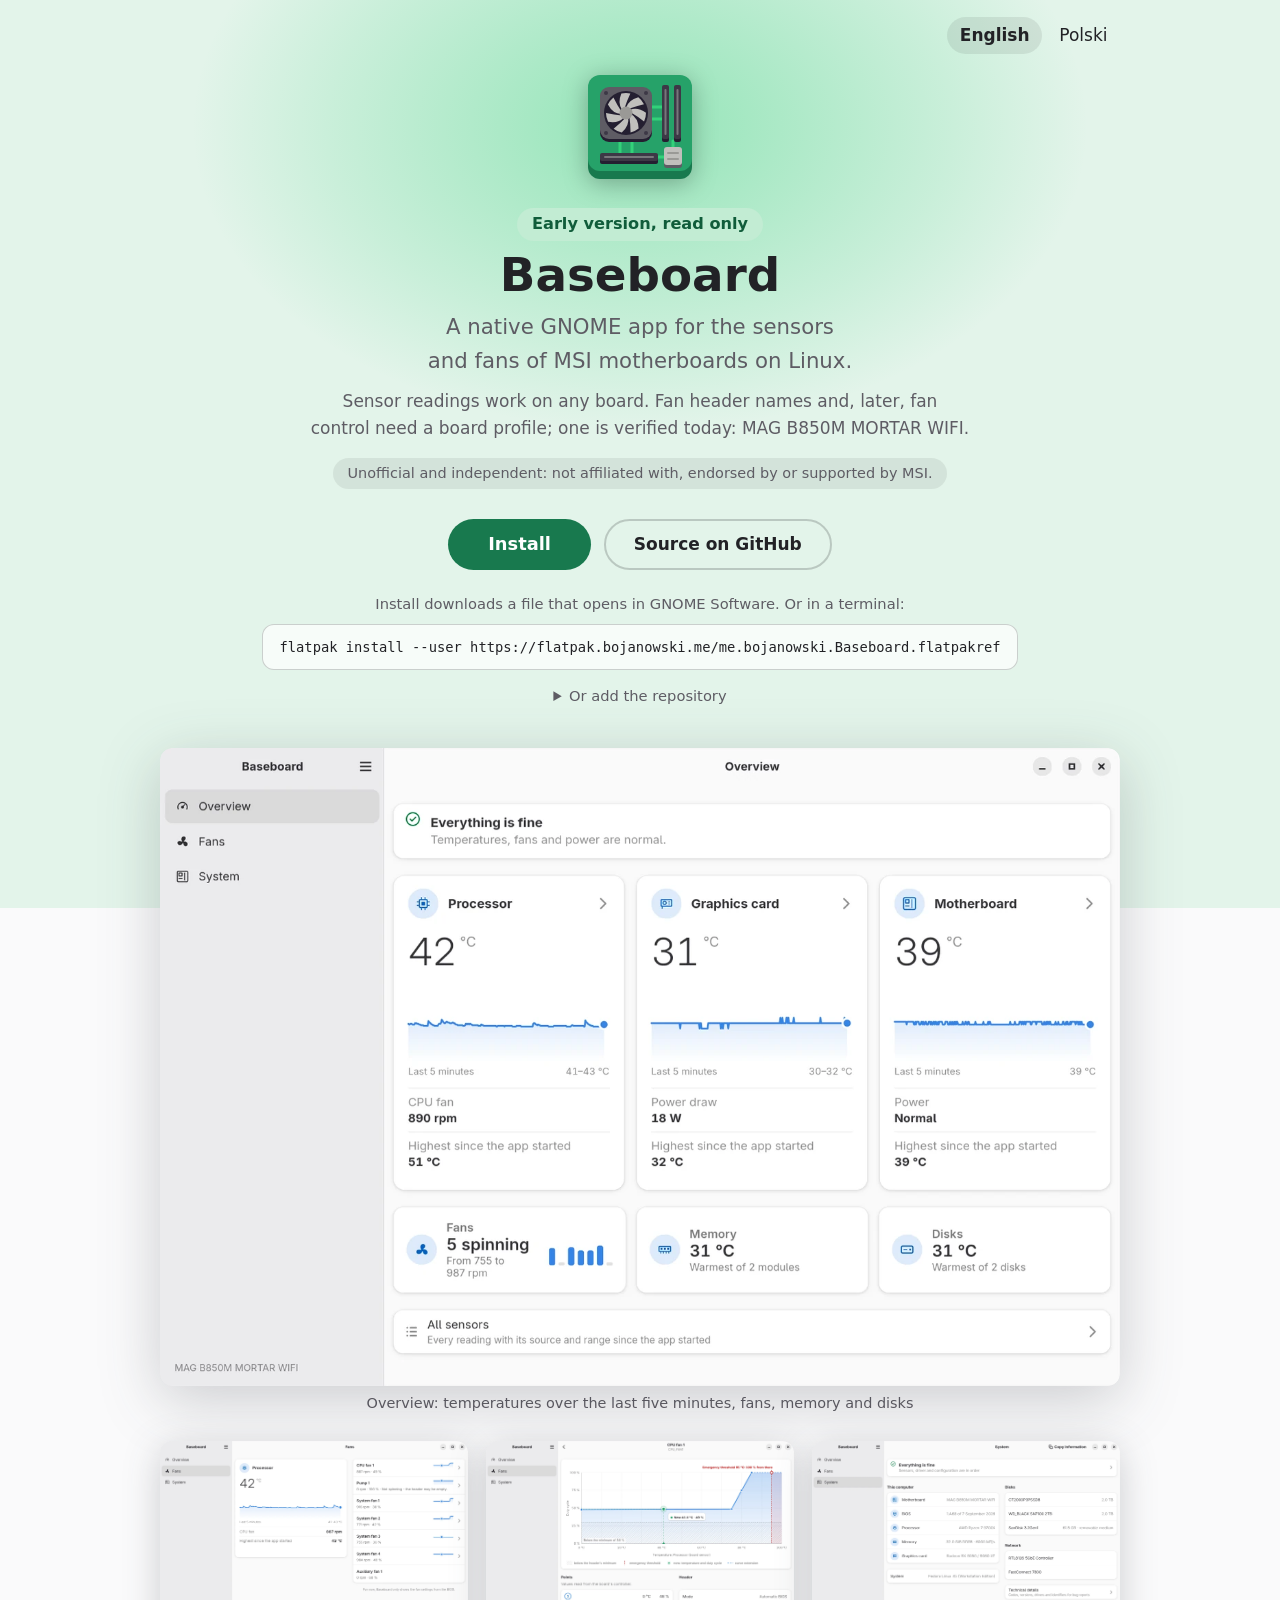
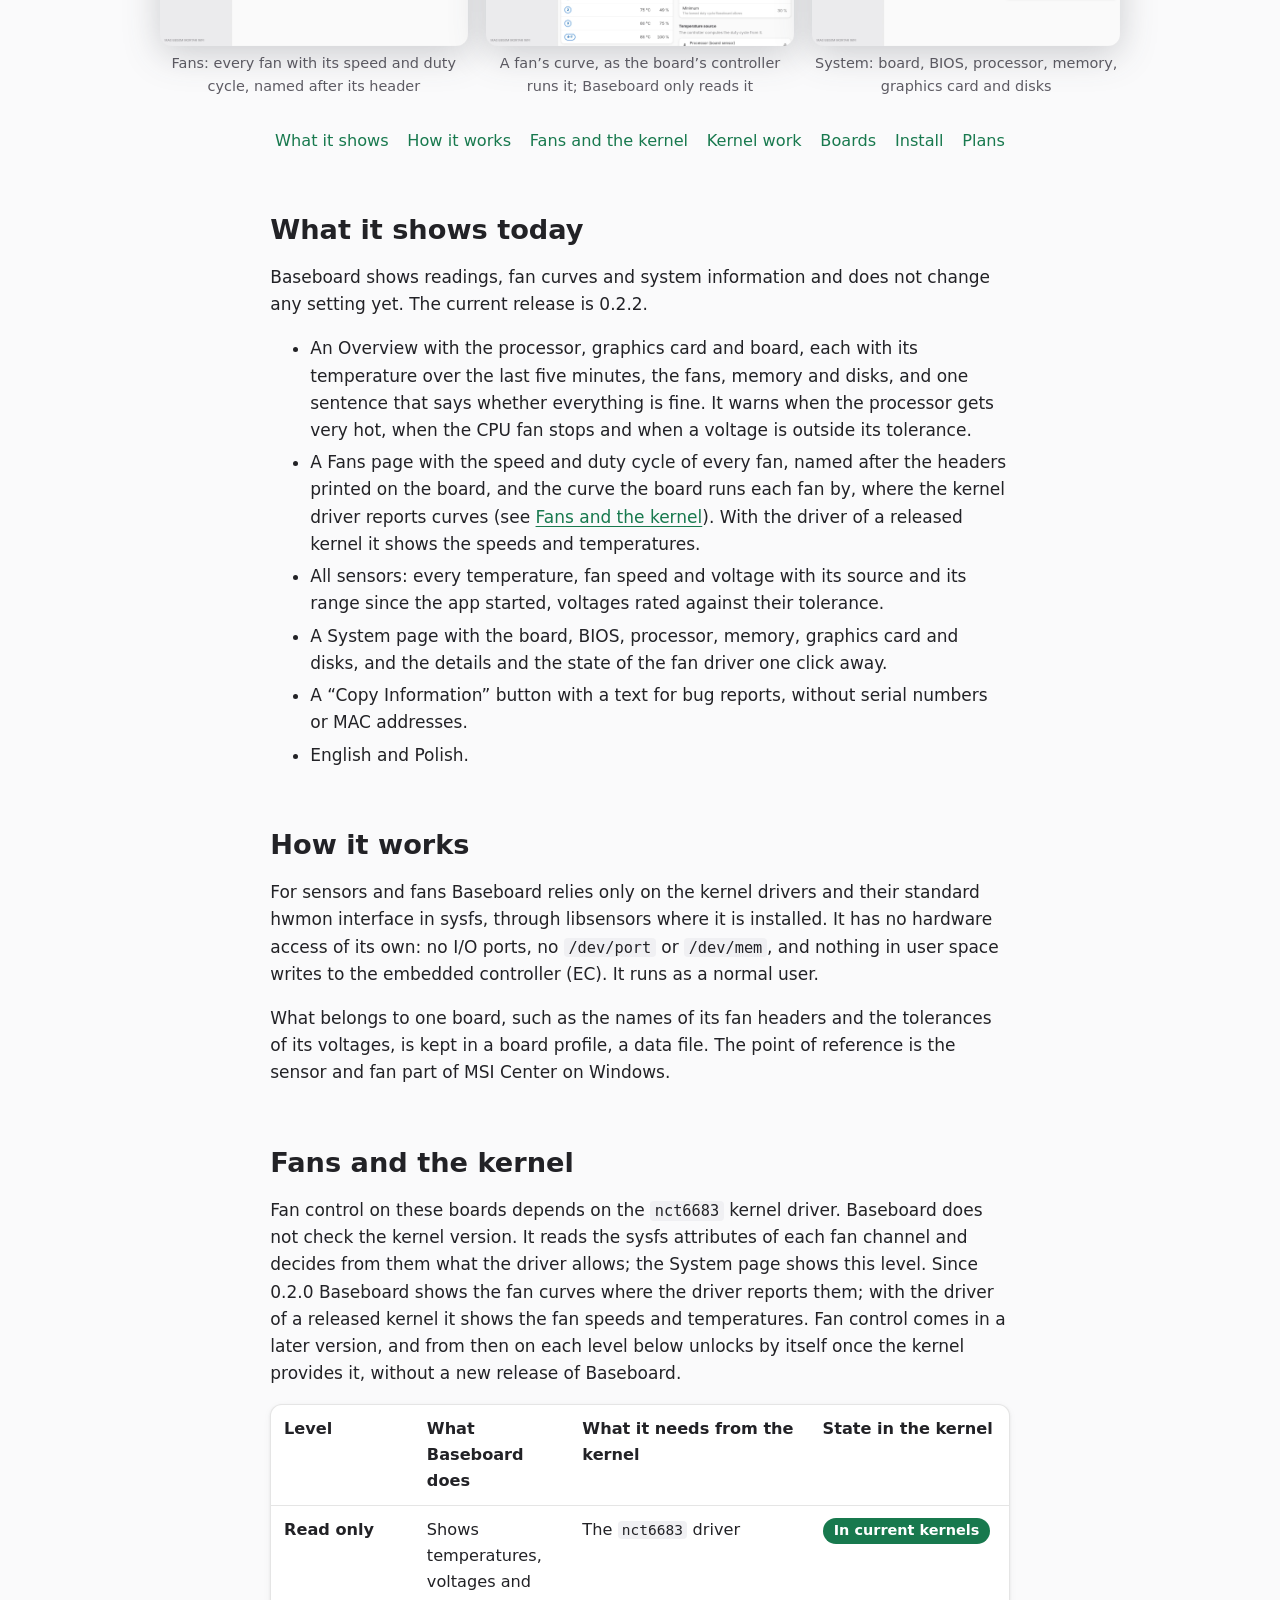
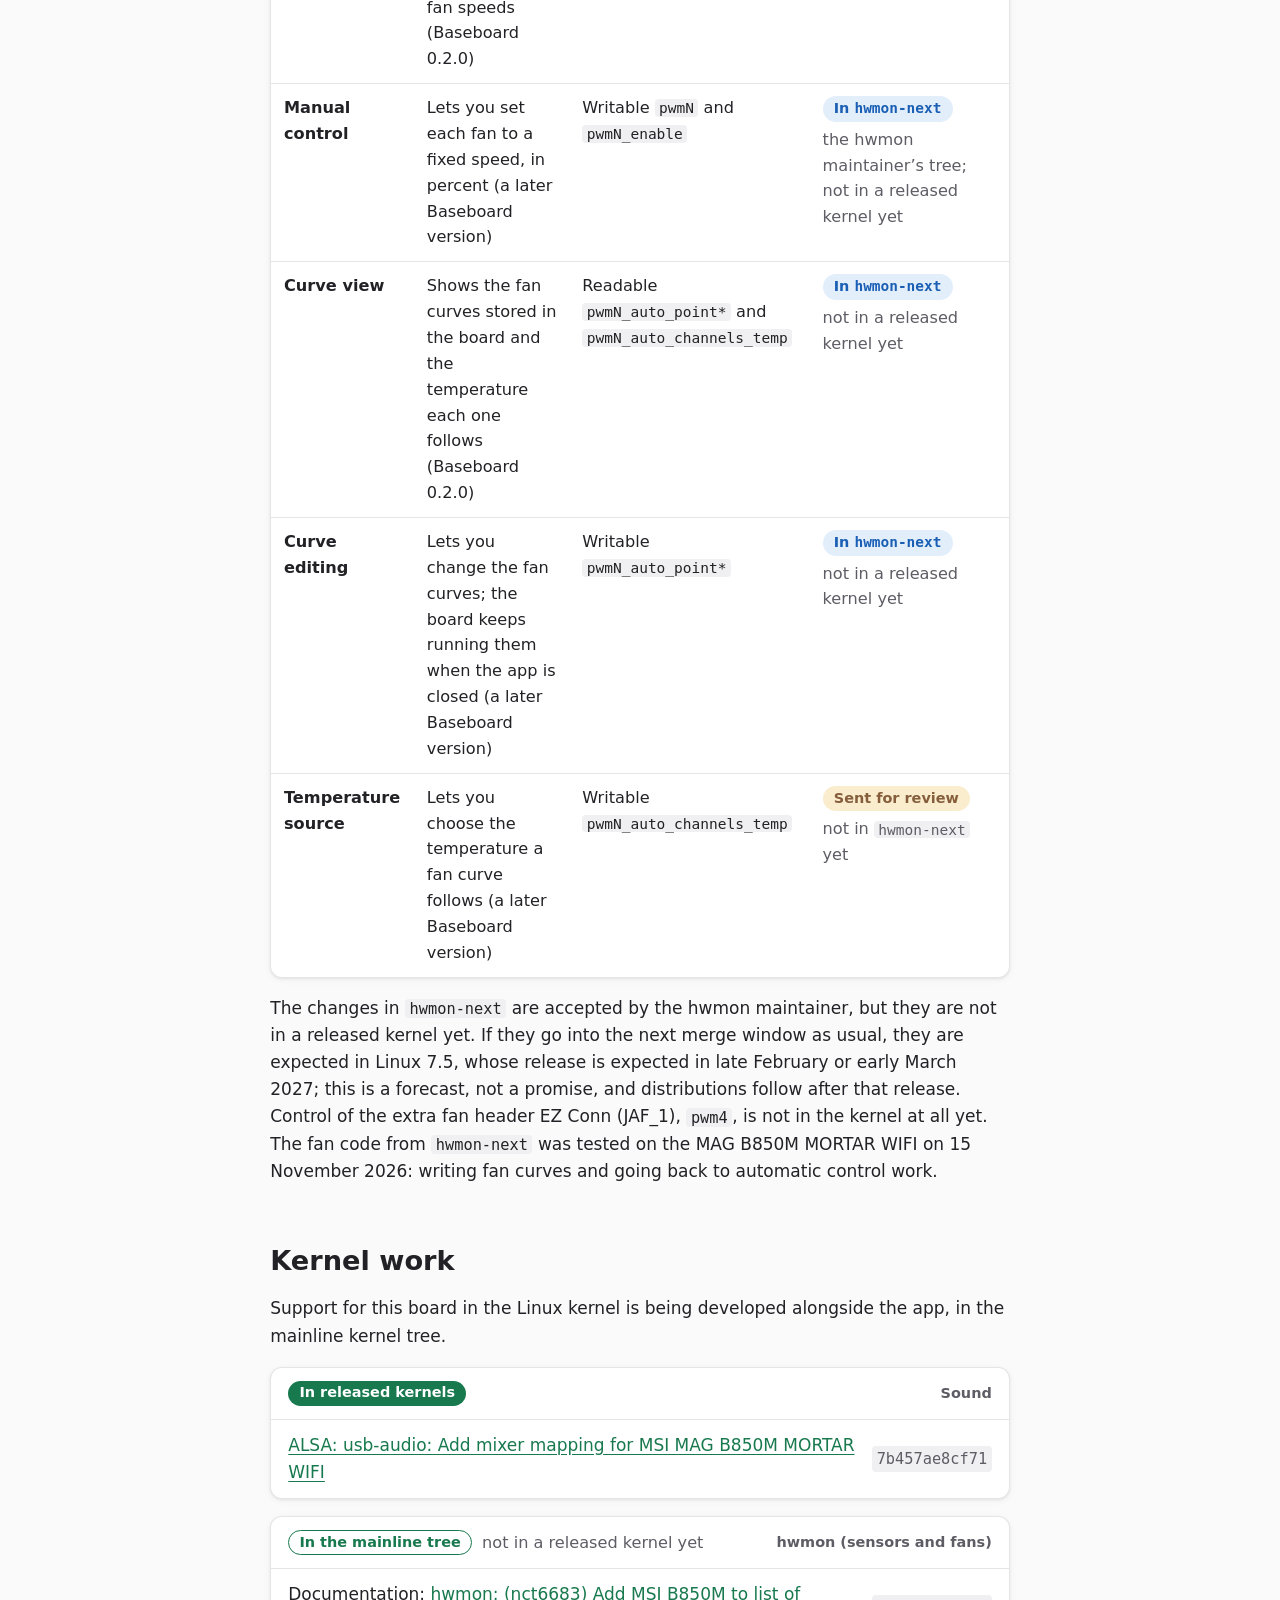
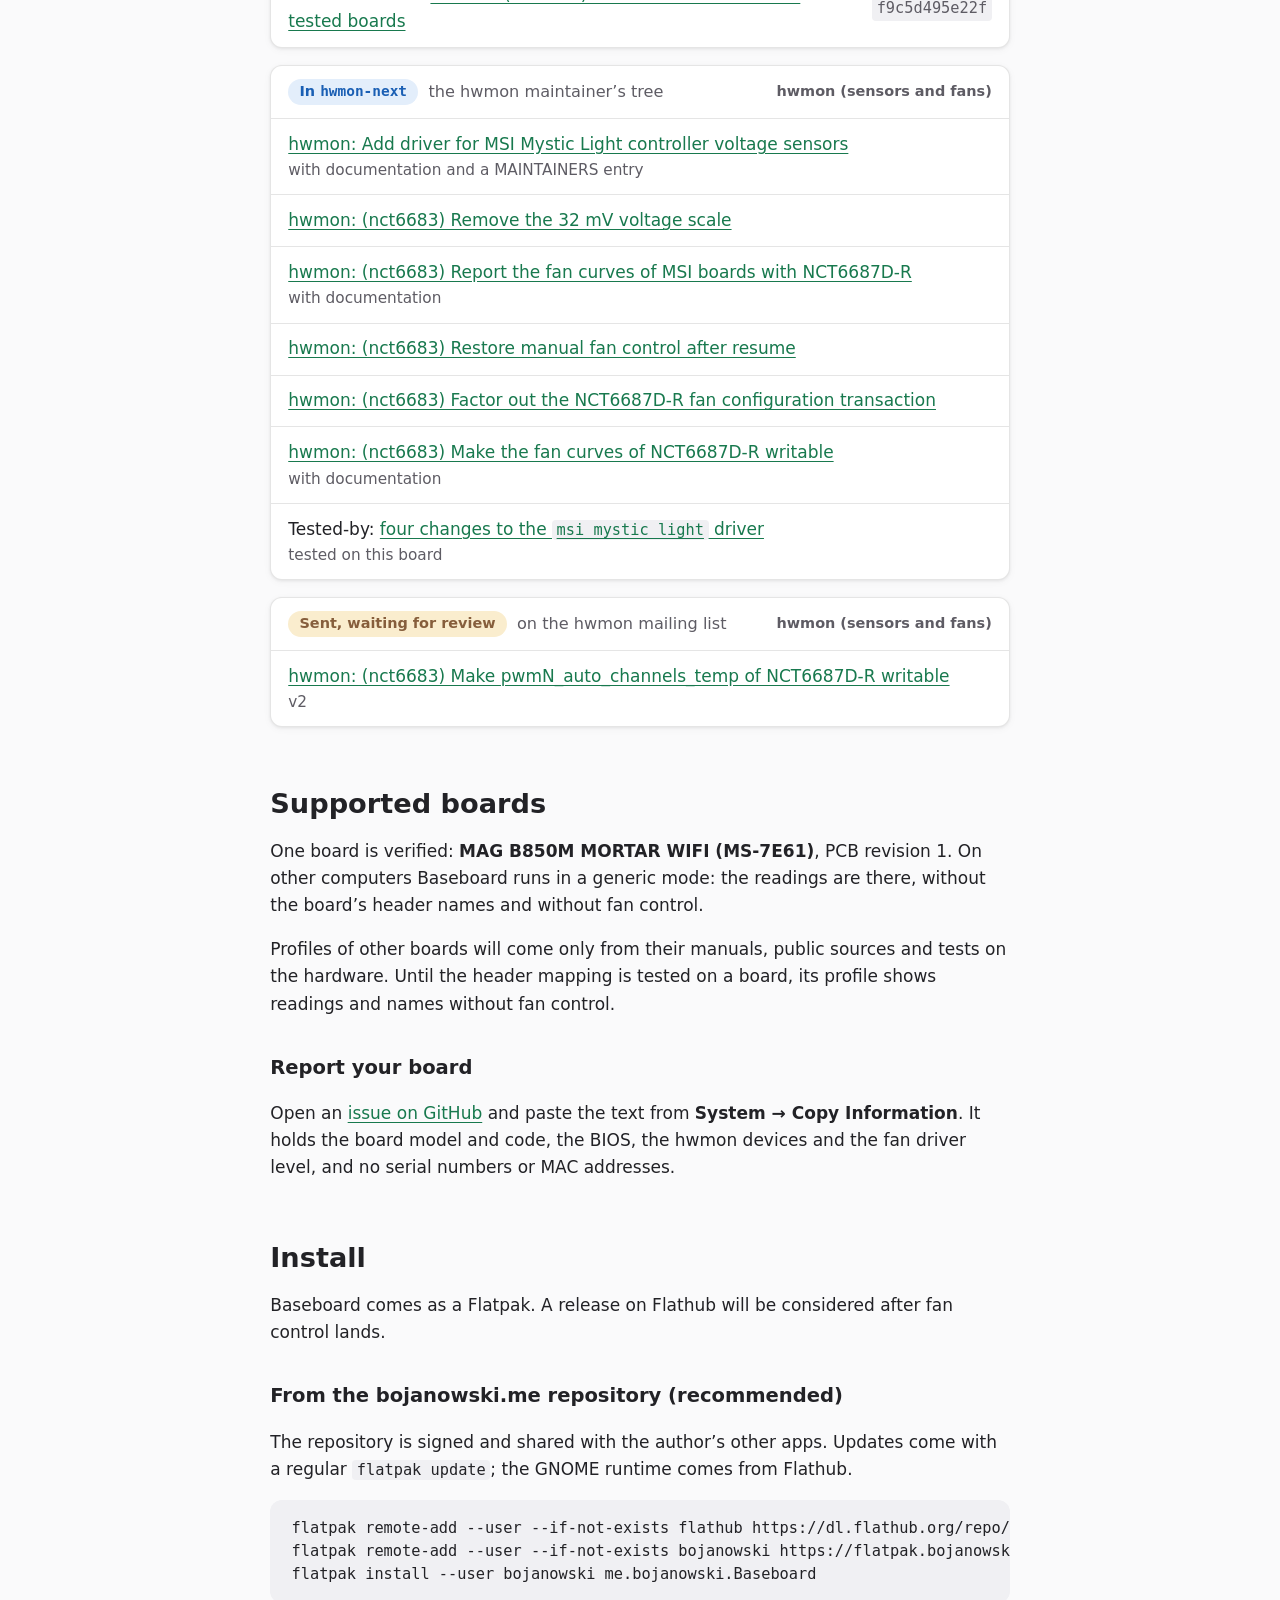
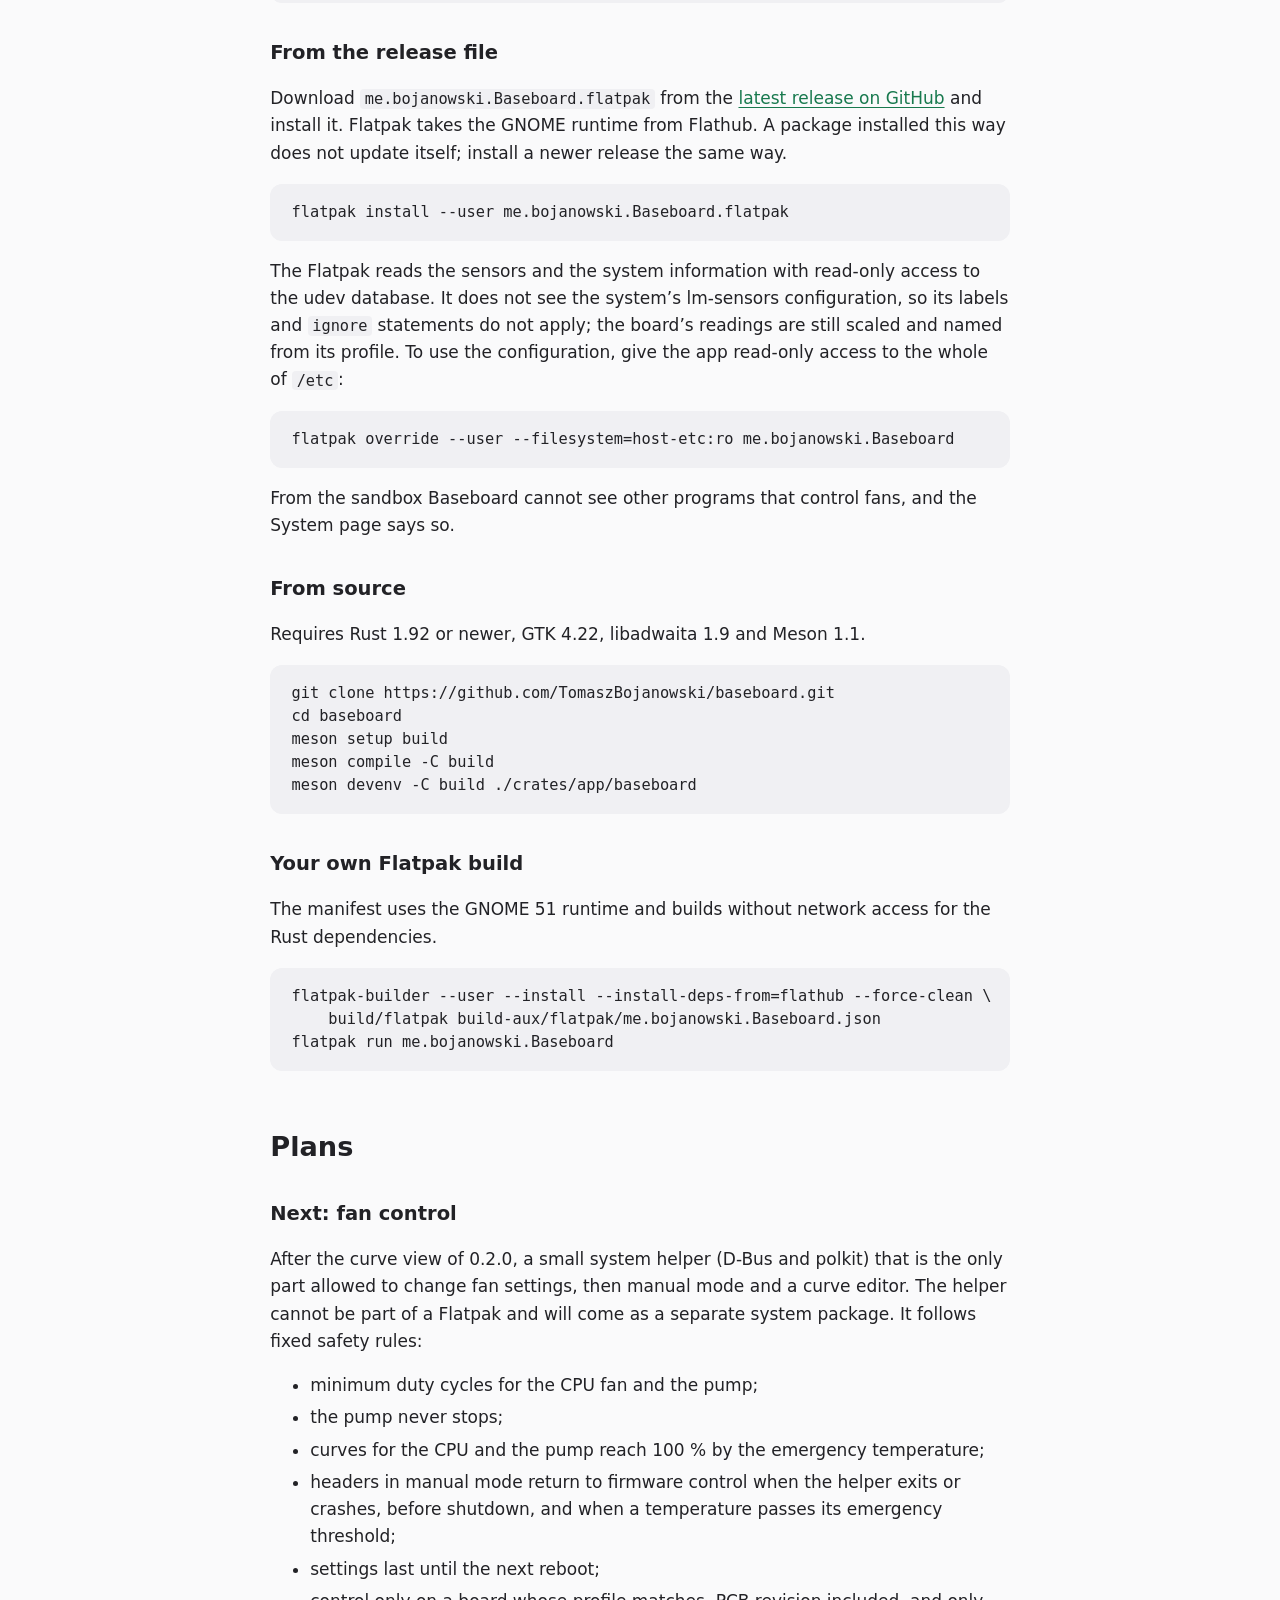
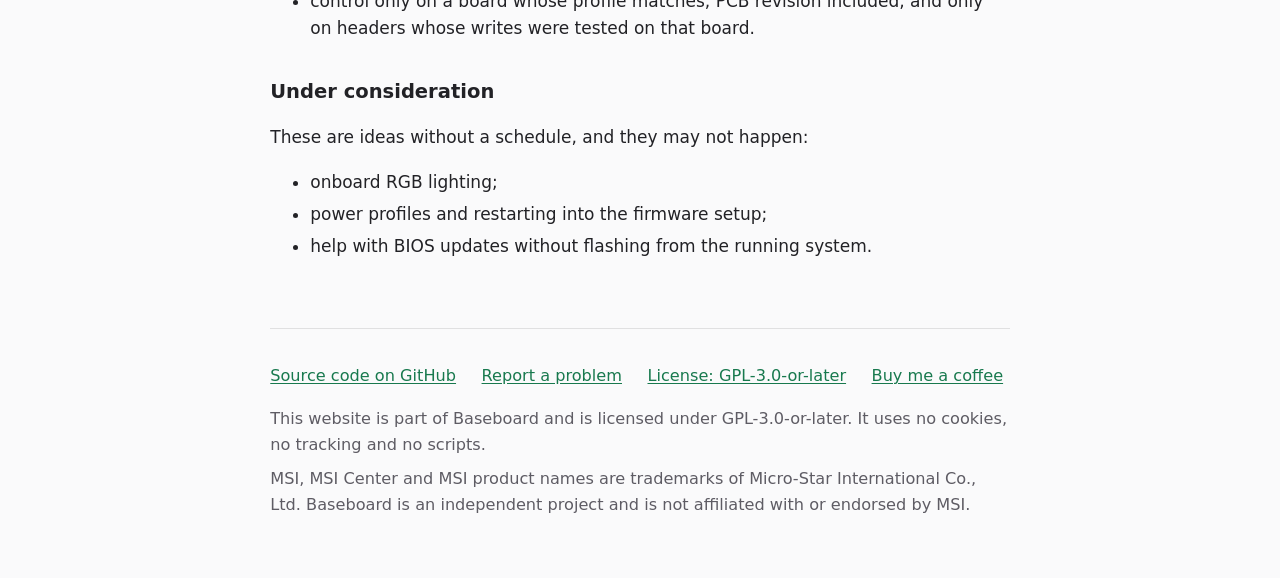
<file: website/index.html>
<!DOCTYPE html>
<!-- SPDX-License-Identifier: GPL-3.0-or-later -->
<html lang="en">
<head>
<meta charset="utf-8">
<meta name="viewport" content="width=device-width, initial-scale=1">
<title>Baseboard: sensors and fans of MSI motherboards on Linux</title>
<meta name="description" content="A native GNOME app for the sensors and fans of MSI motherboards on Linux. Early version, read only.">
<meta property="og:type" content="website">
<meta property="og:url" content="https://baseboard.bojanowski.me/">
<meta property="og:title" content="Baseboard: sensors and fans of MSI motherboards on Linux">
<meta property="og:description" content="A native GNOME app for the sensors and fans of MSI motherboards on Linux. Early version, read only.">
<meta property="og:image" content="https://baseboard.bojanowski.me/screenshots/0.2.0/overview-en.png">
<meta property="og:image:width" content="1572">
<meta property="og:image:height" content="1072">
<meta property="og:image:alt" content="The Overview page: “Everything is fine” on top; cards for the processor, graphics card and motherboard, each with its temperature, a line of the last five minutes and the highest value since the app started; tiles for the fans, memory and disks.">
<meta property="og:locale" content="en_US">
<meta property="og:locale:alternate" content="pl_PL">
<meta name="color-scheme" content="light dark">
<meta name="theme-color" content="#e3f4ea" media="(prefers-color-scheme: light)">
<meta name="theme-color" content="#1b2520" media="(prefers-color-scheme: dark)">
<link rel="canonical" href="https://baseboard.bojanowski.me/">
<link rel="alternate" hreflang="en" href="https://baseboard.bojanowski.me/">
<link rel="alternate" hreflang="pl" href="https://baseboard.bojanowski.me/pl/">
<link rel="alternate" hreflang="x-default" href="https://baseboard.bojanowski.me/">
<link rel="icon" href="icon.svg" type="image/svg+xml">
<link rel="stylesheet" href="style.css">
</head>
<body>
<a class="skip" href="#main">Skip to content</a>

<header class="hero">
<div class="wrap">
<div class="top">
<nav class="lang" aria-label="Language">
<a href="./" hreflang="en" lang="en" aria-current="page">English</a>
<a href="pl/" hreflang="pl" lang="pl">Polski</a>
</nav>
</div>
<div class="intro">
<div class="icon"><img src="icon.svg" alt="" width="128" height="128"></div>
<p class="badge">Early version, read only</p>
<h1>Baseboard</h1>
<p class="lead">A native GNOME app for the sensors and fans of MSI motherboards on Linux.</p>
<p class="lead-note">Sensor readings work on any board. Fan header names and, later, fan control need a board profile; one is verified today: MAG B850M MORTAR WIFI.</p>
<p class="unofficial">Unofficial and independent: not affiliated with, endorsed by or supported by MSI.</p>
<div class="actions">
<a class="button install" href="https://flatpak.bojanowski.me/me.bojanowski.Baseboard.flatpakref">Install</a>
<a class="button source" href="https://github.com/TomaszBojanowski/baseboard">Source on GitHub</a>
</div>
<p class="hint">Install downloads a file that opens in GNOME Software. Or in a terminal:</p>
<pre class="command" tabindex="0"><code>flatpak install --user https://flatpak.bojanowski.me/me.bojanowski.Baseboard.flatpakref</code></pre>
<details class="repository">
<summary>Or add the repository</summary>
<pre class="command" tabindex="0"><code>flatpak remote-add --user --if-not-exists flathub https://dl.flathub.org/repo/flathub.flatpakrepo
flatpak remote-add --user --if-not-exists bojanowski https://flatpak.bojanowski.me/bojanowski.flatpakrepo
flatpak install --user bojanowski me.bojanowski.Baseboard</code></pre>
</details>
</div>
</div>
</header>

<section class="shots" aria-label="Screenshots">
<figure class="shot main-shot">
<picture>
<source srcset="screenshots/0.2.0/overview-dark-en.webp" media="(prefers-color-scheme: dark)">
<img src="screenshots/0.2.0/overview-en.webp" width="1400" height="930" alt="The Overview page: “Everything is fine” on top; cards for the processor, graphics card and motherboard, each with its temperature, a line of the last five minutes and the highest value since the app started; tiles for the fans, memory and disks; and a row that opens all sensors.">
</picture>
<figcaption>Overview: temperatures over the last five minutes, fans, memory and disks</figcaption>
</figure>
<div class="shot-row">
<figure class="shot">
<picture>
<source srcset="screenshots/0.2.0/fans-dark-en.webp" media="(prefers-color-scheme: dark)">
<img src="screenshots/0.2.0/fans-en.webp" width="1400" height="930" loading="lazy" alt="The Fans page: the processor card with its temperature and the CPU fan speed, and a list of the fans named after their headers, with their speed and duty cycle and a small curve where the driver reports one.">
</picture>
<figcaption>Fans: every fan with its speed and duty cycle, named after its header</figcaption>
</figure>
<figure class="shot">
<picture>
<source srcset="screenshots/0.2.0/fan-curve-dark-en.webp" media="(prefers-color-scheme: dark)">
<img src="screenshots/0.2.0/fan-curve-en.webp" width="1400" height="930" loading="lazy" alt="The curve of the CPU fan: duty cycle against the processor temperature measured by the board, with the point the fan runs at now, the emergency threshold, and the curve points read from the board’s controller.">
</picture>
<figcaption>A fan’s curve, as the board’s controller runs it; Baseboard only reads it</figcaption>
</figure>
<figure class="shot">
<picture>
<source srcset="screenshots/0.2.0/system-dark-en.webp" media="(prefers-color-scheme: dark)">
<img src="screenshots/0.2.0/system-en.webp" width="1400" height="930" loading="lazy" alt="The System page: “Everything is fine” on top; the motherboard, BIOS with its date, processor, memory and graphics card; the disks and network cards; the operating system; and a row that opens the technical details.">
</picture>
<figcaption>System: board, BIOS, processor, memory, graphics card and disks</figcaption>
</figure>
</div>
</section>

<div class="wrap">
<nav class="toc" aria-label="Contents">
<ul>
<li><a href="#today">What it shows</a></li>
<li><a href="#how">How it works</a></li>
<li><a href="#kernel">Fans and the kernel</a></li>
<li><a href="#kernel-work">Kernel work</a></li>
<li><a href="#boards">Boards</a></li>
<li><a href="#install">Install</a></li>
<li><a href="#plans">Plans</a></li>
</ul>
</nav>
<main id="main">
<section id="today" aria-labelledby="today-title">
<h2 id="today-title">What it shows today</h2>
<p>Baseboard shows readings, fan curves and system information and does not change any setting yet. The current release is 0.2.2.</p>
<ul>
<li>An Overview with the processor, graphics card and board, each with its temperature over the last five minutes, the fans, memory and disks, and one sentence that says whether everything is fine. It warns when the processor gets very hot, when the CPU fan stops and when a voltage is outside its tolerance.</li>
<li>A Fans page with the speed and duty cycle of every fan, named after the headers printed on the board, and the curve the board runs each fan by, where the kernel driver reports curves (see <a href="#kernel">Fans and the kernel</a>). With the driver of a released kernel it shows the speeds and temperatures.</li>
<li>All sensors: every temperature, fan speed and voltage with its source and its range since the app started, voltages rated against their tolerance.</li>
<li>A System page with the board, BIOS, processor, memory, graphics card and disks, and the details and the state of the fan driver one click away.</li>
<li>A “Copy Information” button with a text for bug reports, without serial numbers or MAC addresses.</li>
<li>English and Polish.</li>
</ul>
</section>

<section id="how" aria-labelledby="how-title">
<h2 id="how-title">How it works</h2>
<p>For sensors and fans Baseboard relies only on the kernel drivers and their standard hwmon interface in sysfs, through libsensors where it is installed. It has no hardware access of its own: no I/O ports, no <code>/dev/port</code> or <code>/dev/mem</code>, and nothing in user space writes to the embedded controller (EC). It runs as a normal user.</p>
<p>What belongs to one board, such as the names of its fan headers and the tolerances of its voltages, is kept in a board profile, a data file. The point of reference is the sensor and fan part of MSI Center on Windows.</p>
</section>

<section id="kernel" aria-labelledby="kernel-title">
<h2 id="kernel-title">Fans and the kernel</h2>
<p>Fan control on these boards depends on the <code>nct6683</code> kernel driver. Baseboard does not check the kernel version. It reads the sysfs attributes of each fan channel and decides from them what the driver allows; the System page shows this level. Since 0.2.0 Baseboard shows the fan curves where the driver reports them; with the driver of a released kernel it shows the fan speeds and temperatures. Fan control comes in a later version, and from then on each level below unlocks by itself once the kernel provides it, without a new release of Baseboard.</p>
<div class="table">
<table>
<thead>
<tr><th scope="col">Level</th><th scope="col">What Baseboard does</th><th scope="col">What it needs from the kernel</th><th scope="col">State in the kernel</th></tr>
</thead>
<tbody>
<tr><th scope="row">Read only</th><td data-label="What Baseboard does">Shows temperatures, voltages and fan speeds (Baseboard 0.2.0)</td><td data-label="What it needs from the kernel">The <code>nct6683</code> driver</td><td data-label="State in the kernel"><span class="pill pill-released">In current kernels</span></td></tr>
<tr><th scope="row">Manual control</th><td data-label="What Baseboard does">Lets you set each fan to a fixed speed, in percent (a later Baseboard version)</td><td data-label="What it needs from the kernel">Writable <code>pwmN</code> and <code>pwmN_enable</code></td><td data-label="State in the kernel"><span class="pill pill-next">In <code>hwmon-next</code></span><span class="vh">,</span> <span class="state-note">the hwmon maintainer’s tree; not in a released kernel yet</span></td></tr>
<tr><th scope="row">Curve view</th><td data-label="What Baseboard does">Shows the fan curves stored in the board and the temperature each one follows (Baseboard 0.2.0)</td><td data-label="What it needs from the kernel">Readable <code>pwmN_auto_point*</code> and <code>pwmN_auto_channels_temp</code></td><td data-label="State in the kernel"><span class="pill pill-next">In <code>hwmon-next</code></span><span class="vh">;</span> <span class="state-note">not in a released kernel yet</span></td></tr>
<tr><th scope="row">Curve editing</th><td data-label="What Baseboard does">Lets you change the fan curves; the board keeps running them when the app is closed (a later Baseboard version)</td><td data-label="What it needs from the kernel">Writable <code>pwmN_auto_point*</code></td><td data-label="State in the kernel"><span class="pill pill-next">In <code>hwmon-next</code></span><span class="vh">;</span> <span class="state-note">not in a released kernel yet</span></td></tr>
<tr><th scope="row">Temperature source</th><td data-label="What Baseboard does">Lets you choose the temperature a fan curve follows (a later Baseboard version)</td><td data-label="What it needs from the kernel">Writable <code>pwmN_auto_channels_temp</code></td><td data-label="State in the kernel"><span class="pill pill-review">Sent for review</span><span class="vh">;</span> <span class="state-note">not in <code>hwmon-next</code> yet</span></td></tr>
</tbody>
</table>
</div>
<p>The changes in <code>hwmon-next</code> are accepted by the hwmon maintainer, but they are not in a released kernel yet. If they go into the next merge window as usual, they are expected in Linux 7.5, whose release is expected in late February or early March 2027; this is a forecast, not a promise, and distributions follow after that release. Control of the extra fan header EZ&nbsp;Conn&nbsp;(JAF_1), <code>pwm4</code>, is not in the kernel at all yet. The fan code from <code>hwmon-next</code> was tested on the MAG B850M MORTAR WIFI on 15 November 2026: writing fan curves and going back to automatic control work.</p>
</section>

<section id="kernel-work" aria-labelledby="kernel-work-title">
<h2 id="kernel-work-title">Kernel work</h2>
<p>Support for this board in the Linux kernel is being developed alongside the app, in the mainline kernel tree.</p>

<div class="card">
<div class="card-head">
<h3><span class="pill pill-released">In released kernels</span></h3>
<p class="subsys">Sound</p>
</div>
<ul class="rows">
<li><span class="row-text"><a href="https://git.kernel.org/pub/scm/linux/kernel/git/torvalds/linux.git/commit/?id=7b457ae8cf711831f19d20963f5ed2fdf4842d3a">ALSA: usb-audio: Add mixer mapping for MSI MAG B850M MORTAR WIFI</a></span><code class="hash">7b457ae8cf71</code></li>
</ul>
</div>

<div class="card">
<div class="card-head">
<h3><span class="pill pill-mainline">In the mainline tree</span><span class="vh">,</span> <span class="head-note">not in a released kernel yet</span></h3>
<p class="subsys">hwmon (sensors and fans)</p>
</div>
<ul class="rows">
<li><span class="row-text">Documentation: <a href="https://git.kernel.org/pub/scm/linux/kernel/git/torvalds/linux.git/commit/?id=f9c5d495e22f77c0455dacfca627e06219f05881">hwmon: (nct6683) Add MSI B850M to list of tested boards</a></span><code class="hash">f9c5d495e22f</code></li>
</ul>
</div>

<div class="card">
<div class="card-head">
<h3><span class="pill pill-next">In <code>hwmon-next</code></span><span class="vh">,</span> <span class="head-note">the hwmon maintainer’s tree</span></h3>
<p class="subsys">hwmon (sensors and fans)</p>
</div>
<ul class="rows">
<li><span class="row-text"><a href="https://patch.msgid.link/20261107082821.8257-1-tomasz@bojanowski.me">hwmon: Add driver for MSI Mystic Light controller voltage sensors</a><span class="row-note">with documentation and a MAINTAINERS entry</span></span></li>
<li><span class="row-text"><a href="https://patch.msgid.link/20261107150619.297999-1-tomasz@bojanowski.me">hwmon: (nct6683) Remove the 32 mV voltage scale</a></span></li>
<li><span class="row-text"><a href="https://patch.msgid.link/20261109015759.24284-1-tomasz@bojanowski.me">hwmon: (nct6683) Report the fan curves of MSI boards with NCT6687D-R</a><span class="row-note">with documentation</span></span></li>
<li><span class="row-text"><a href="https://patch.msgid.link/20261109163328.61787-1-tomasz@bojanowski.me">hwmon: (nct6683) Restore manual fan control after resume</a></span></li>
<li><span class="row-text"><a href="https://patch.msgid.link/20261109223442.509238-2-tomasz@bojanowski.me">hwmon: (nct6683) Factor out the NCT6687D-R fan configuration transaction</a></span></li>
<li><span class="row-text"><a href="https://patch.msgid.link/20261109223442.509238-3-tomasz@bojanowski.me">hwmon: (nct6683) Make the fan curves of NCT6687D-R writable</a><span class="row-note">with documentation</span></span></li>
<li><span class="row-text">Tested-by: <a href="https://patchwork.kernel.org/series/1205153/">four changes to the <code>msi_mystic_light</code> driver</a><span class="row-note">tested on this board</span></span></li>
</ul>
</div>

<div class="card">
<div class="card-head">
<h3><span class="pill pill-review">Sent, waiting for review</span><span class="vh">,</span> <span class="head-note">on the hwmon mailing list</span></h3>
<p class="subsys">hwmon (sensors and fans)</p>
</div>
<ul class="rows">
<li><span class="row-text"><a href="https://patchwork.kernel.org/project/linux-hwmon/patch/20261117071645.587863-1-tomasz@bojanowski.me/">hwmon: (nct6683) Make pwmN_auto_channels_temp of NCT6687D-R writable</a><span class="row-note">v2</span></span></li>
</ul>
</div>
</section>

<section id="boards" aria-labelledby="boards-title">
<h2 id="boards-title">Supported boards</h2>
<p>One board is verified: <strong>MAG B850M MORTAR WIFI (MS-7E61)</strong>, PCB revision 1. On other computers Baseboard runs in a generic mode: the readings are there, without the board’s header names and without fan control.</p>
<p>Profiles of other boards will come only from their manuals, public sources and tests on the hardware. Until the header mapping is tested on a board, its profile shows readings and names without fan control.</p>
<h3>Report your board</h3>
<p>Open an <a href="https://github.com/TomaszBojanowski/baseboard/issues">issue on GitHub</a> and paste the text from <strong>System → Copy Information</strong>. It holds the board model and code, the BIOS, the hwmon devices and the fan driver level, and no serial numbers or MAC addresses.</p>
</section>

<section id="install" aria-labelledby="install-title">
<h2 id="install-title">Install</h2>
<p>Baseboard comes as a Flatpak. A release on Flathub will be considered after fan control lands.</p>
<h3>From the bojanowski.me repository (recommended)</h3>
<p>The repository is signed and shared with the author’s other apps. Updates come with a regular <code>flatpak update</code>; the GNOME runtime comes from Flathub.</p>
<pre><code>flatpak remote-add --user --if-not-exists flathub https://dl.flathub.org/repo/flathub.flatpakrepo
flatpak remote-add --user --if-not-exists bojanowski https://flatpak.bojanowski.me/bojanowski.flatpakrepo
flatpak install --user bojanowski me.bojanowski.Baseboard</code></pre>
<h3>From the release file</h3>
<p>Download <code>me.bojanowski.Baseboard.flatpak</code> from the <a href="https://github.com/TomaszBojanowski/baseboard/releases/latest">latest release on GitHub</a> and install it. Flatpak takes the GNOME runtime from Flathub. A package installed this way does not update itself; install a newer release the same way.</p>
<pre><code>flatpak install --user me.bojanowski.Baseboard.flatpak</code></pre>
<p>The Flatpak reads the sensors and the system information with read-only access to the udev database. It does not see the system’s lm-sensors configuration, so its labels and <code>ignore</code> statements do not apply; the board’s readings are still scaled and named from its profile. To use the configuration, give the app read-only access to the whole of <code>/etc</code>:</p>
<pre><code>flatpak override --user --filesystem=host-etc:ro me.bojanowski.Baseboard</code></pre>
<p>From the sandbox Baseboard cannot see other programs that control fans, and the System page says so.</p>
<h3>From source</h3>
<p>Requires Rust 1.92 or newer, GTK 4.22, libadwaita 1.9 and Meson 1.1.</p>
<pre><code>git clone https://github.com/TomaszBojanowski/baseboard.git
cd baseboard
meson setup build
meson compile -C build
meson devenv -C build ./crates/app/baseboard</code></pre>
<h3>Your own Flatpak build</h3>
<p>The manifest uses the GNOME 51 runtime and builds without network access for the Rust dependencies.</p>
<pre><code>flatpak-builder --user --install --install-deps-from=flathub --force-clean \
    build/flatpak build-aux/flatpak/me.bojanowski.Baseboard.json
flatpak run me.bojanowski.Baseboard</code></pre>
</section>

<section id="plans" aria-labelledby="plans-title">
<h2 id="plans-title">Plans</h2>
<h3>Next: fan control</h3>
<p>After the curve view of 0.2.0, a small system helper (D-Bus and polkit) that is the only part allowed to change fan settings, then manual mode and a curve editor. The helper cannot be part of a Flatpak and will come as a separate system package. It follows fixed safety rules:</p>
<ul>
<li>minimum duty cycles for the CPU fan and the pump;</li>
<li>the pump never stops;</li>
<li>curves for the CPU and the pump reach 100 % by the emergency temperature;</li>
<li>headers in manual mode return to firmware control when the helper exits or crashes, before shutdown, and when a temperature passes its emergency threshold;</li>
<li>settings last until the next reboot;</li>
<li>control only on a board whose profile matches, PCB revision included, and only on headers whose writes were tested on that board.</li>
</ul>
<h3>Under consideration</h3>
<p>These are ideas without a schedule, and they may not happen:</p>
<ul>
<li>onboard RGB lighting;</li>
<li>power profiles and restarting into the firmware setup;</li>
<li>help with BIOS updates without flashing from the running system.</li>
</ul>
</section>
</main>

<footer>
<ul>
<li><a href="https://github.com/TomaszBojanowski/baseboard">Source code on GitHub</a></li>
<li><a href="https://github.com/TomaszBojanowski/baseboard/issues">Report a problem</a></li>
<li><a href="https://github.com/TomaszBojanowski/baseboard/blob/main/LICENSE">License: GPL-3.0-or-later</a></li>
<li><a href="https://buymeacoffee.com/sojer2005">Buy me a coffee</a></li>
</ul>
<p>This website is part of Baseboard and is licensed under GPL-3.0-or-later. It uses no cookies, no tracking and no scripts.</p>
<p>MSI, MSI Center and MSI product names are trademarks of Micro-Star International Co., Ltd. Baseboard is an independent project and is not affiliated with or endorsed by MSI.</p>
</footer>
</div>
</body>
</html>
</file>
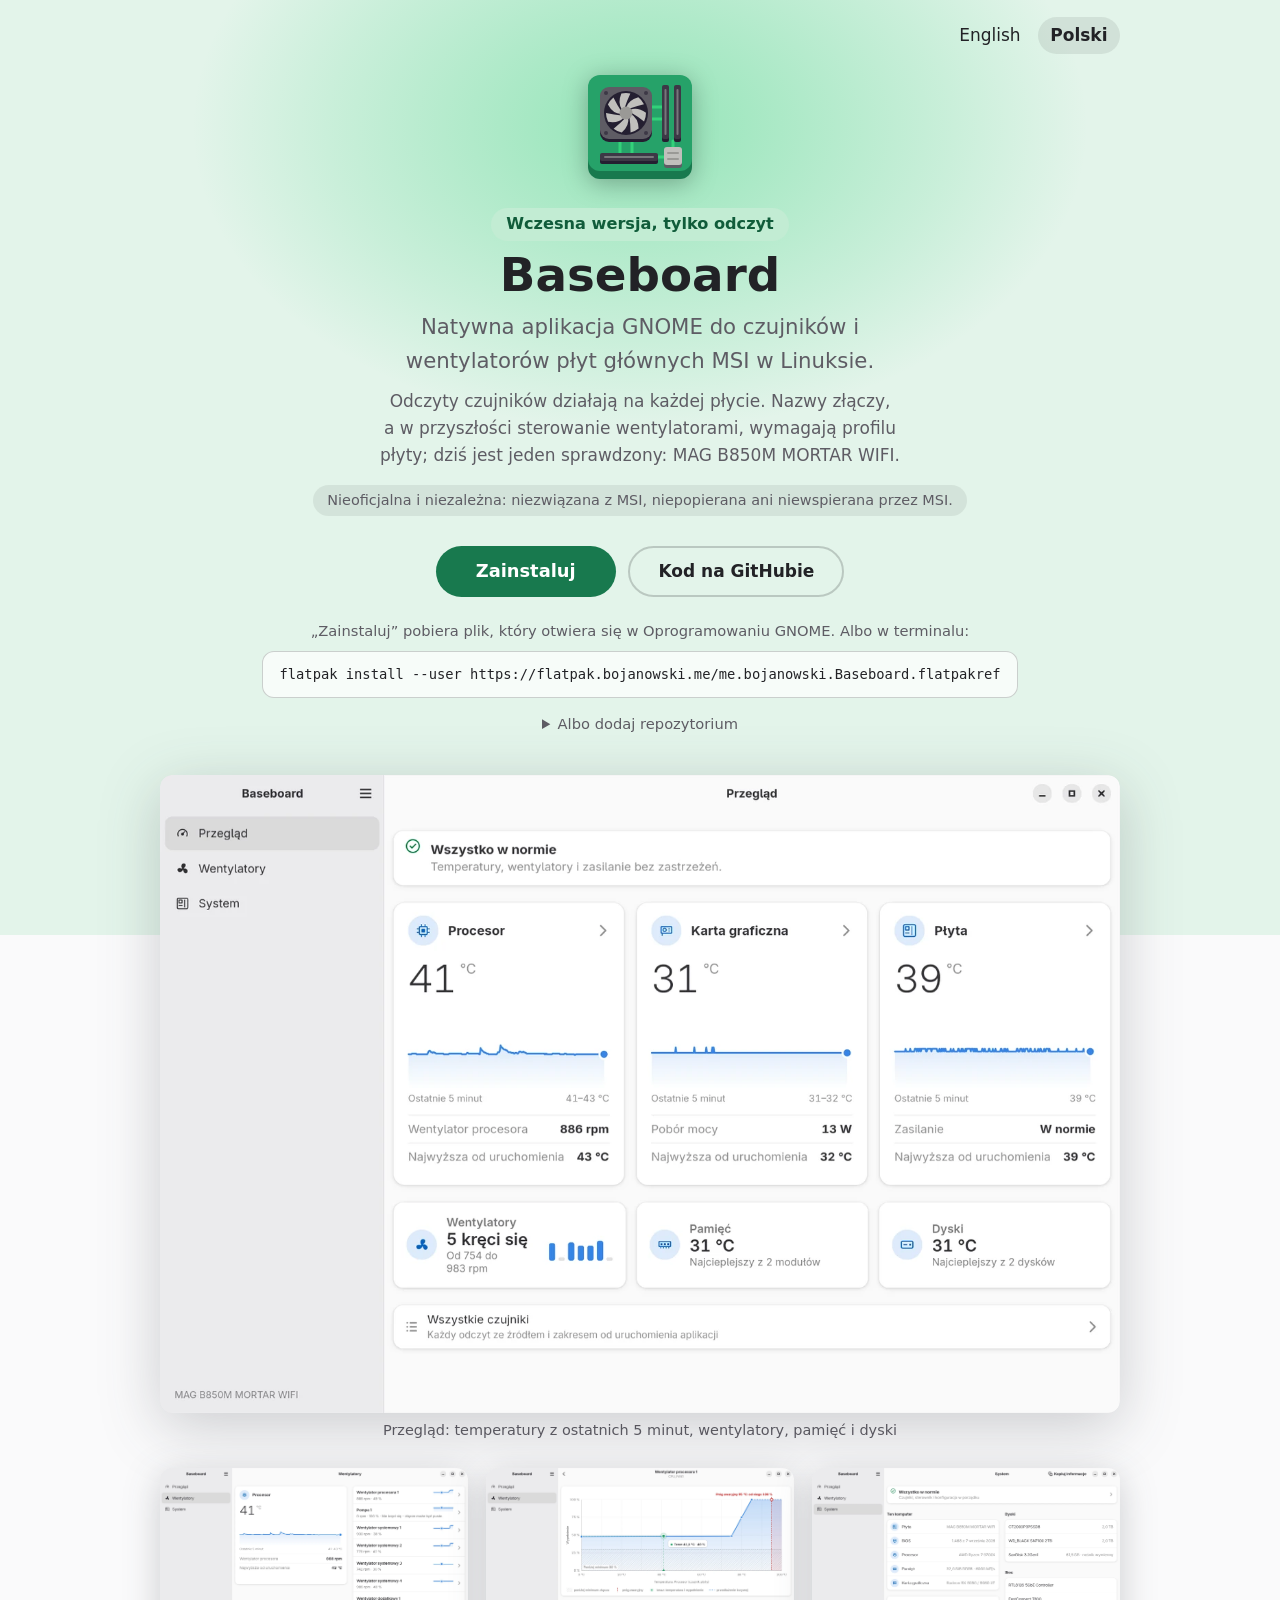
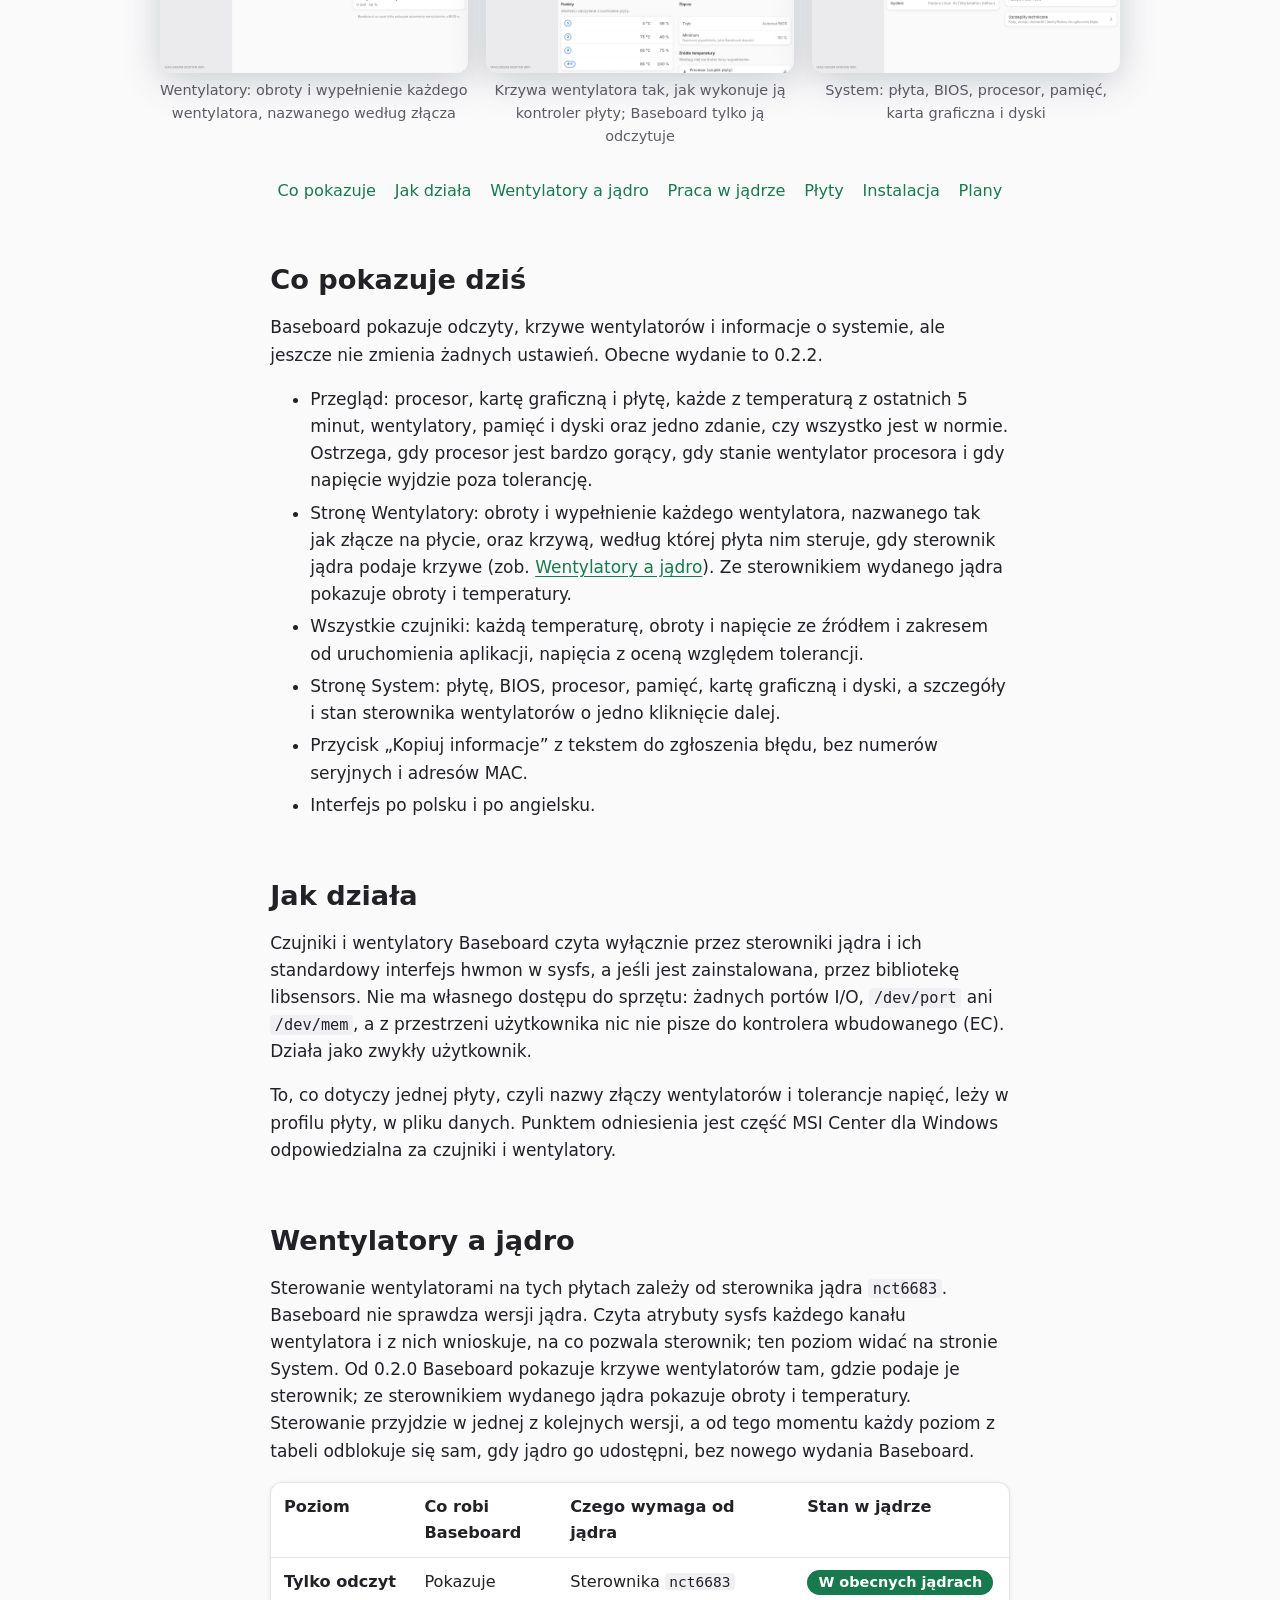
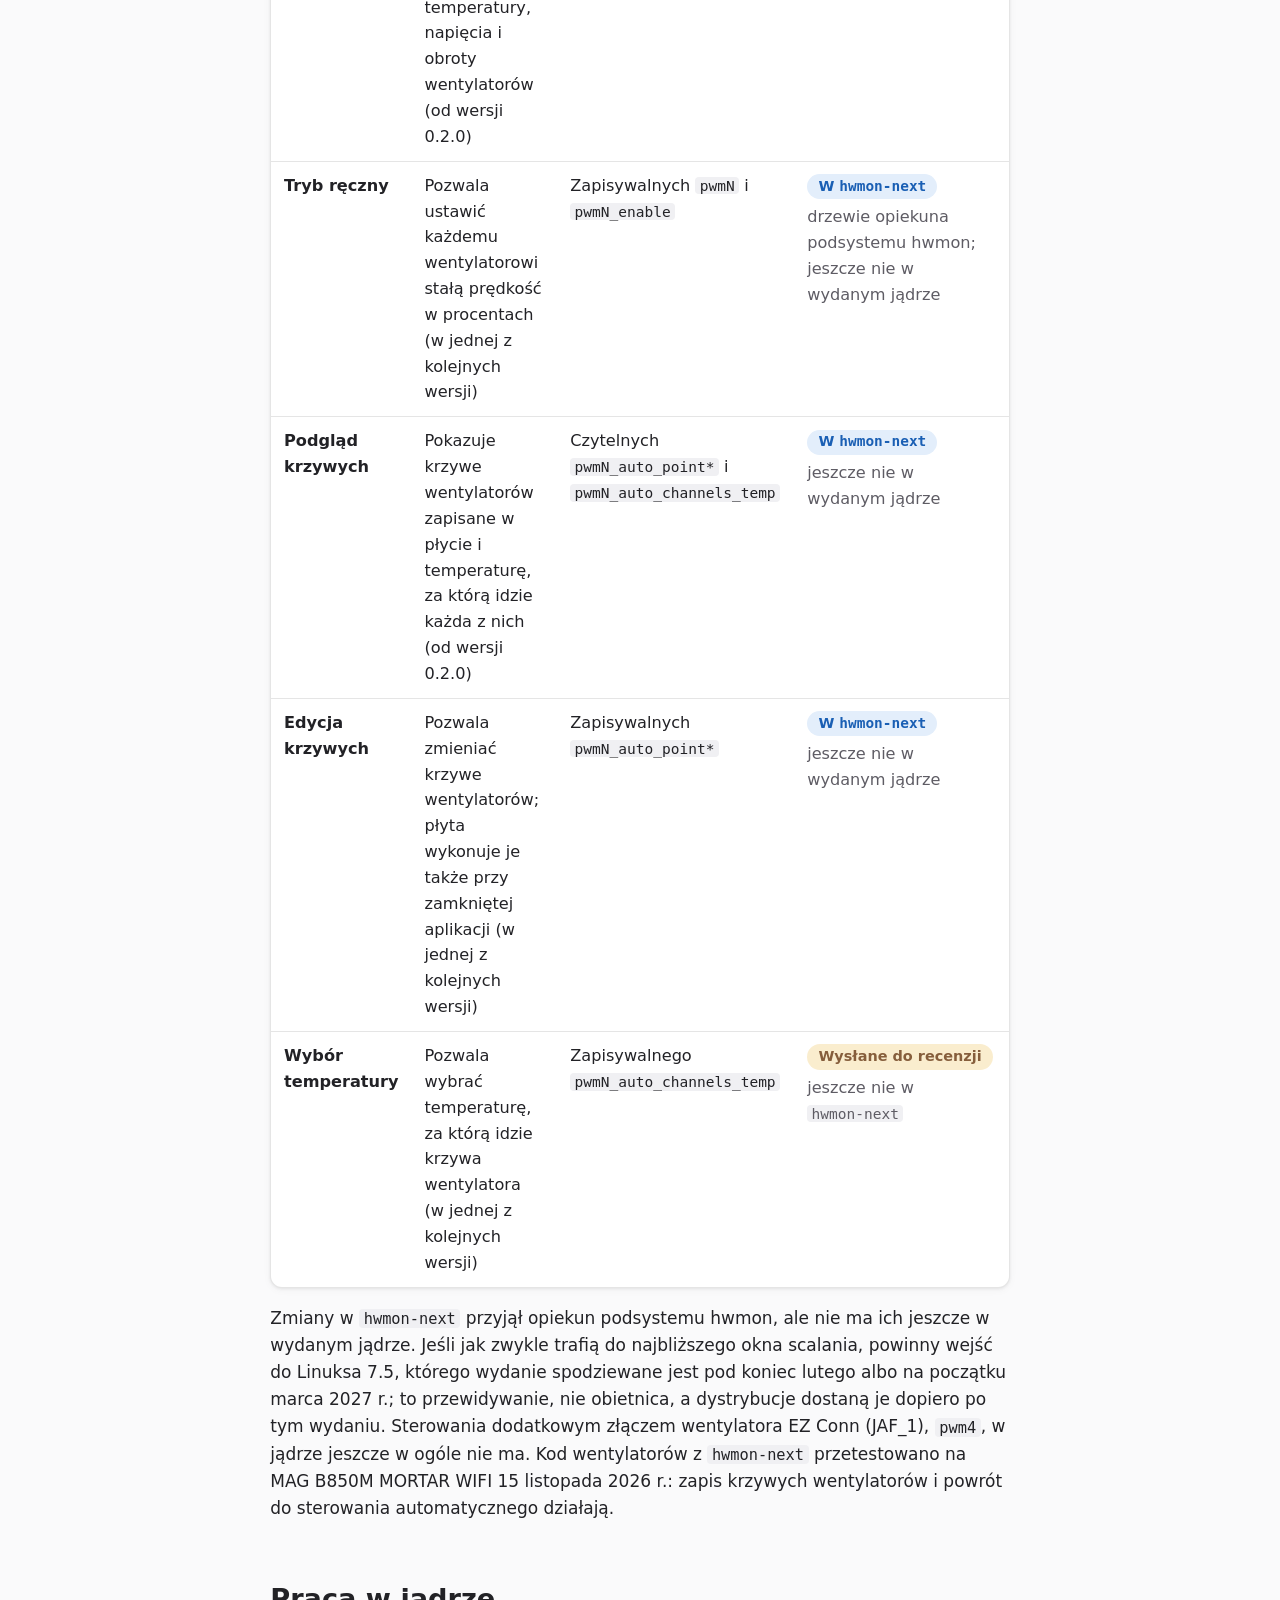
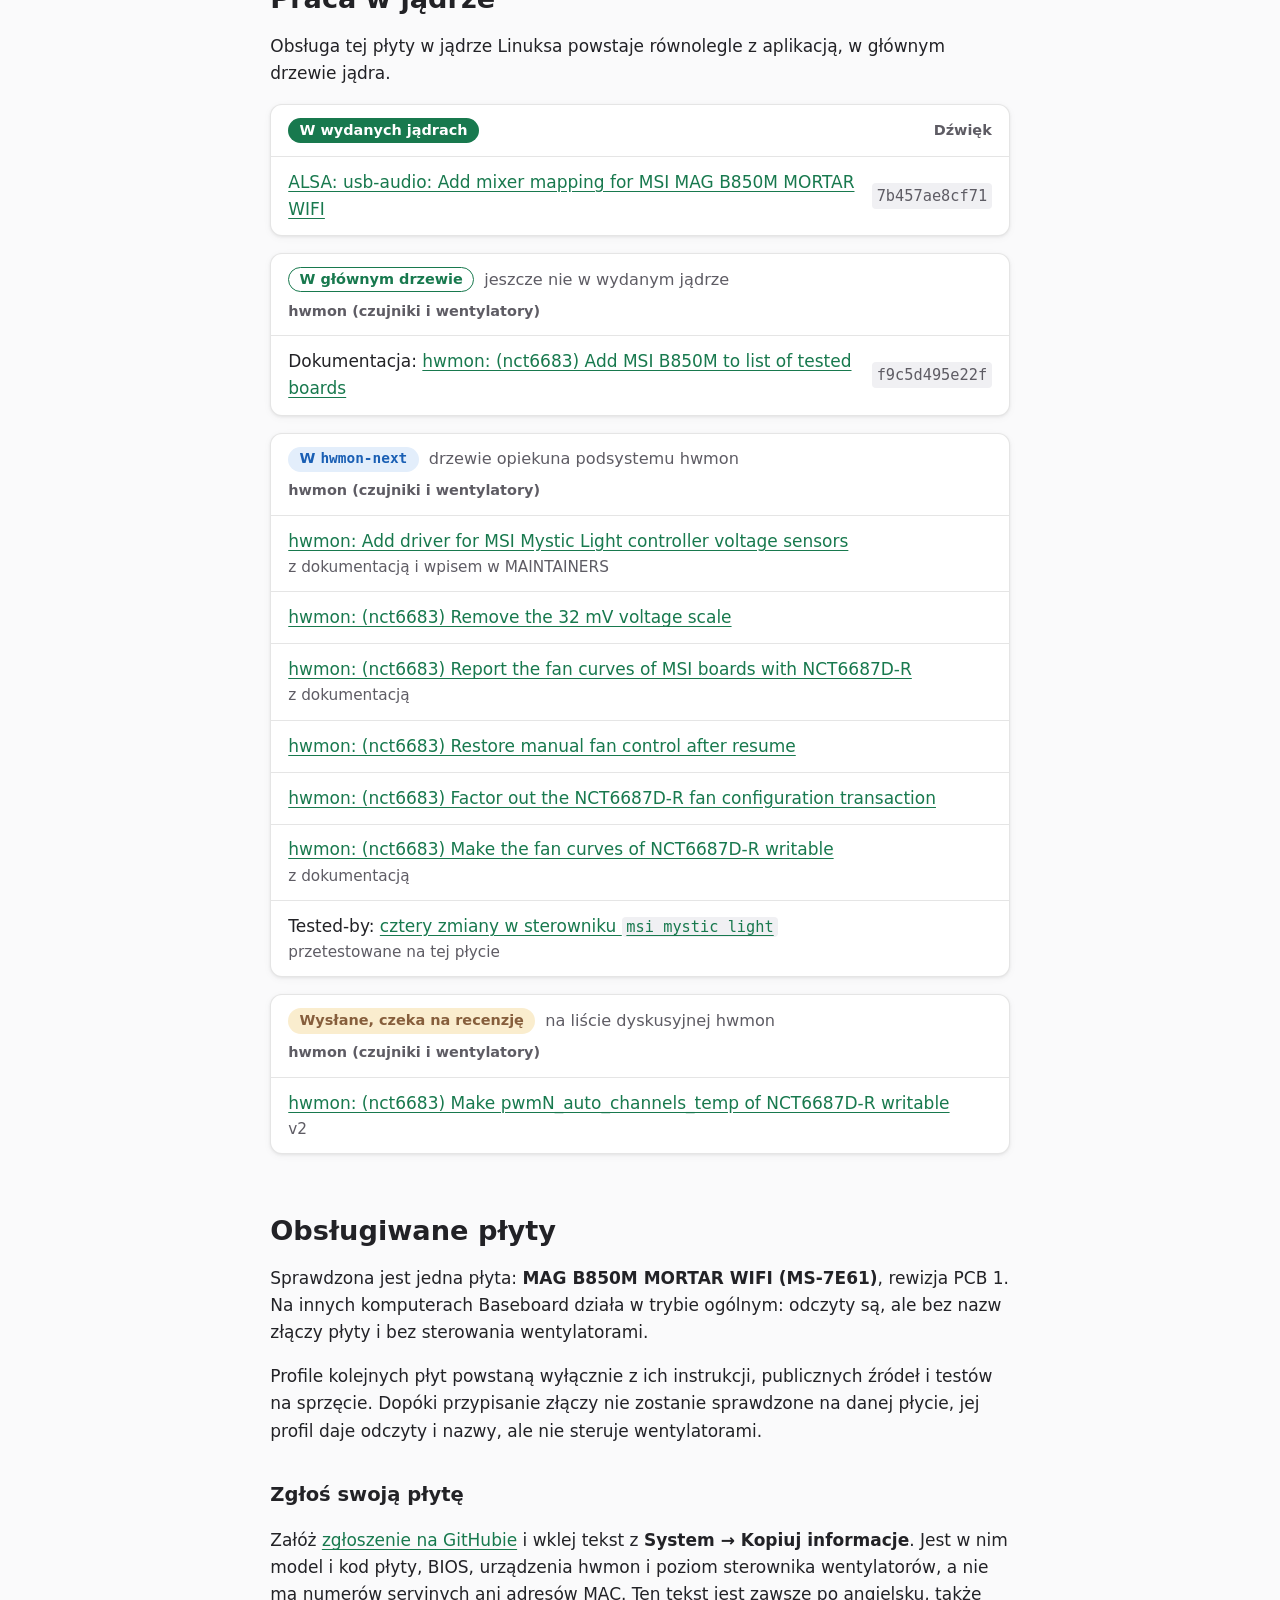
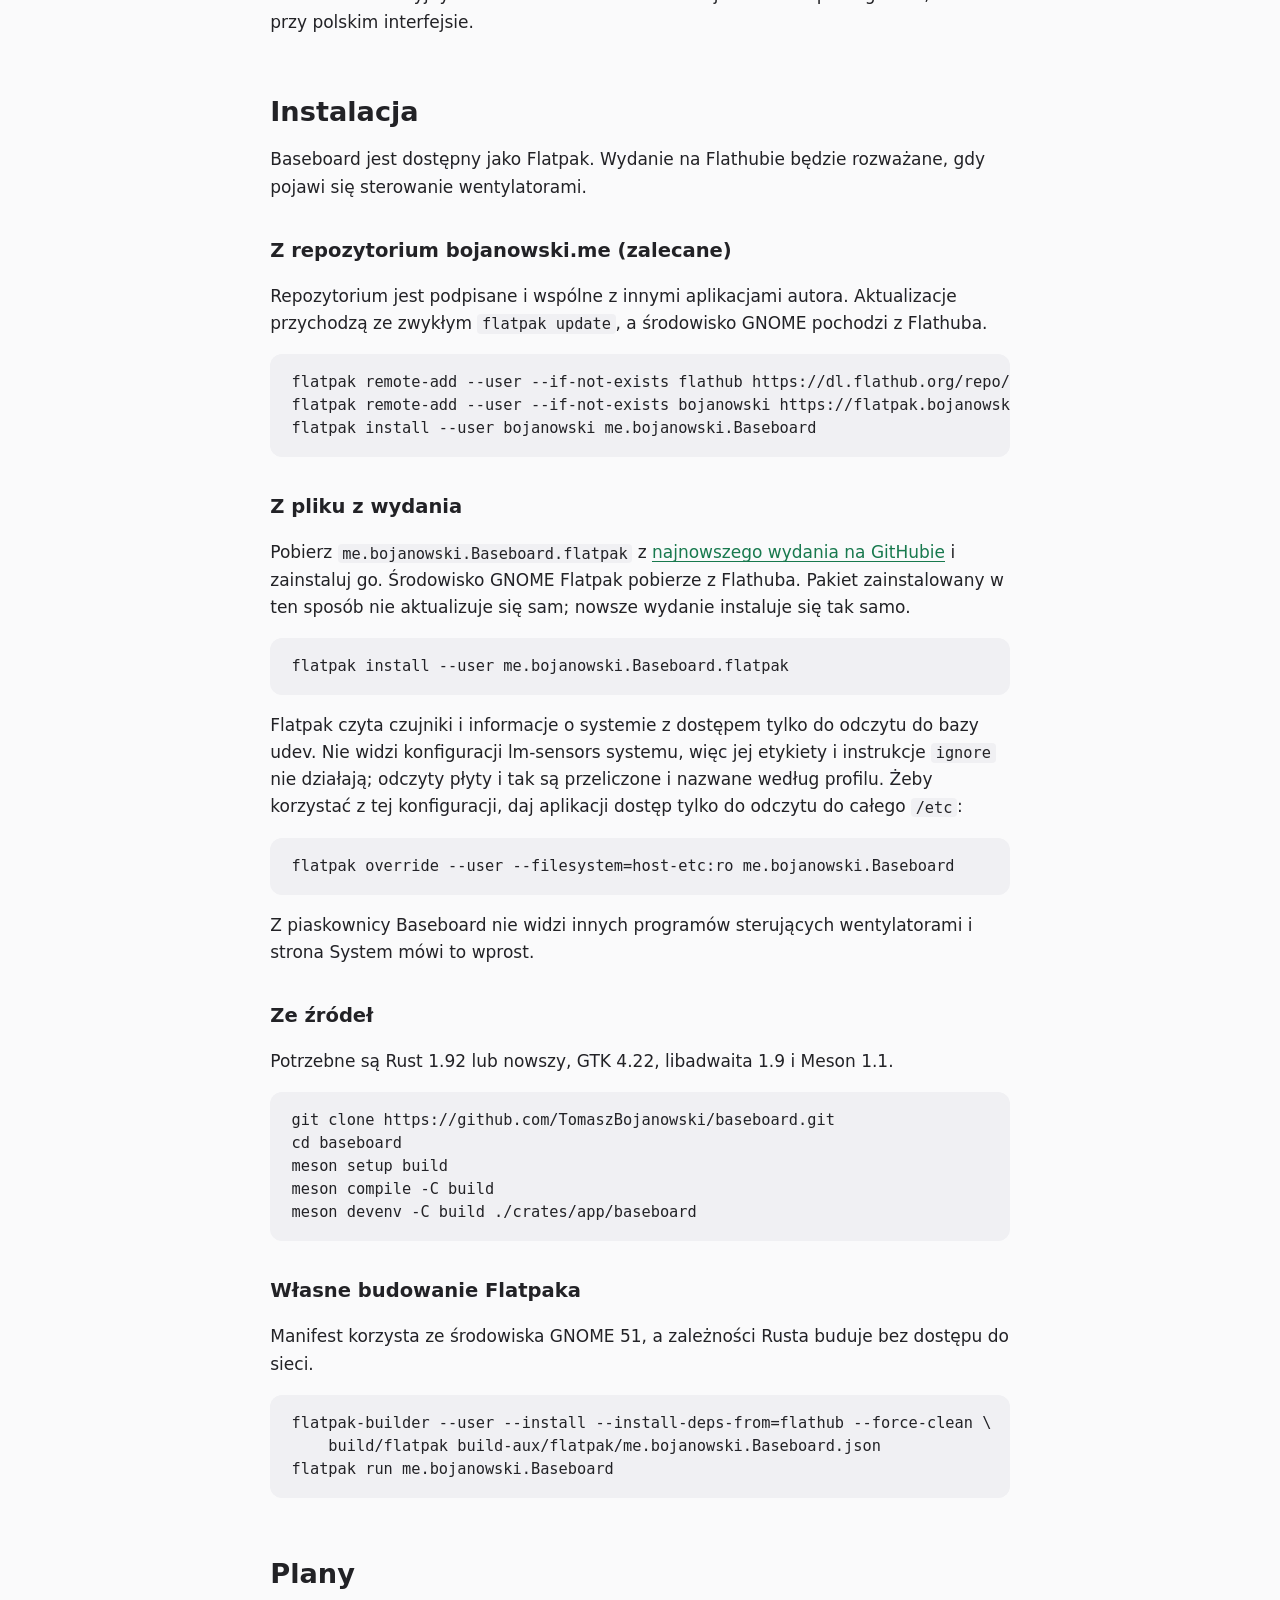
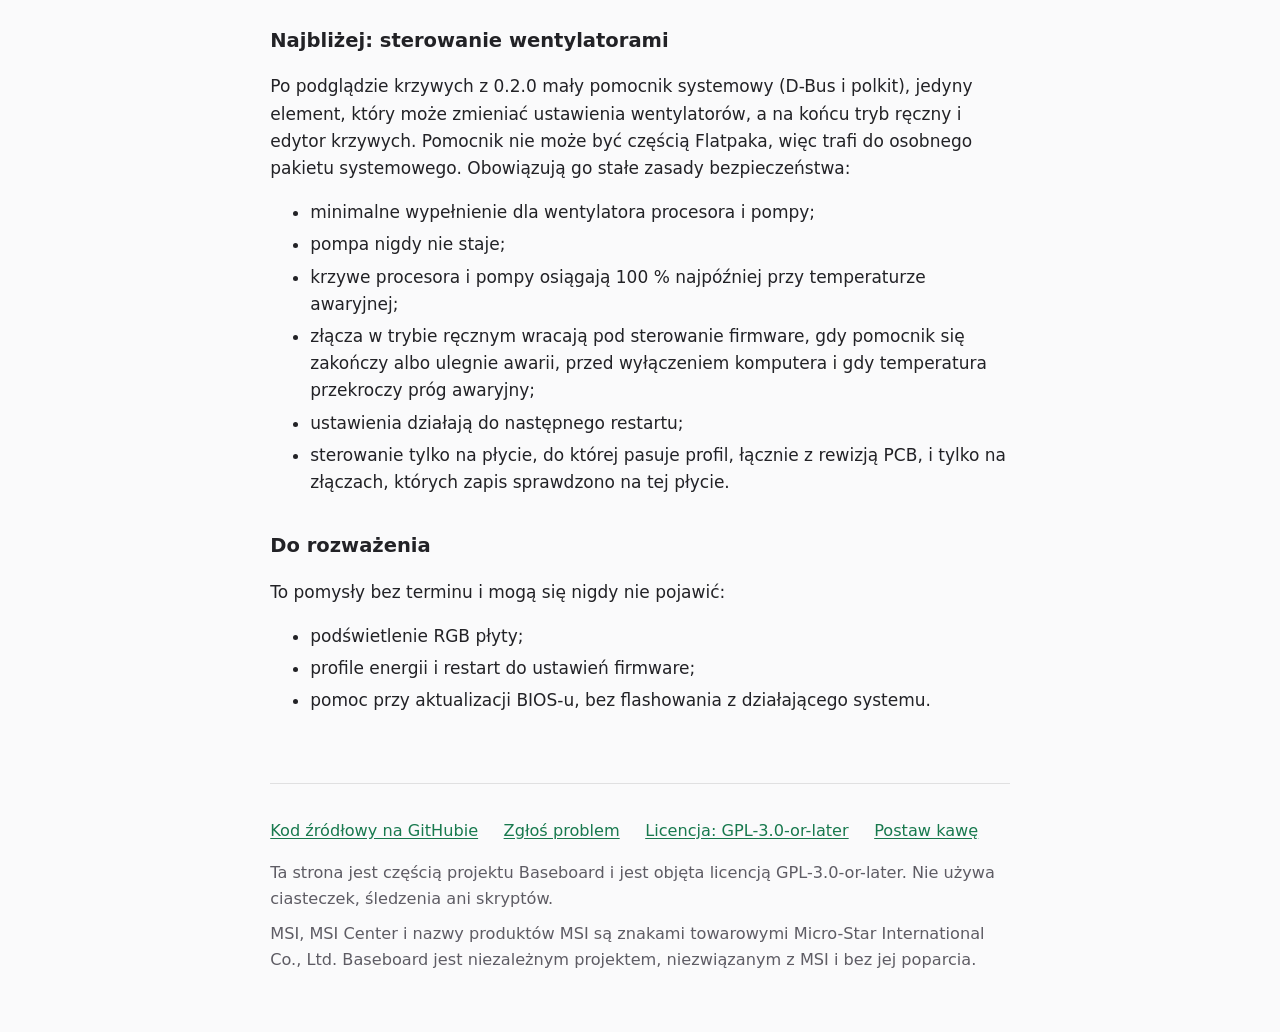
<file: website/pl/index.html>
<!DOCTYPE html>
<!-- SPDX-License-Identifier: GPL-3.0-or-later -->
<html lang="pl">
<head>
<meta charset="utf-8">
<meta name="viewport" content="width=device-width, initial-scale=1">
<title>Baseboard: czujniki i wentylatory płyt głównych MSI w Linuksie</title>
<meta name="description" content="Natywna aplikacja GNOME do czujników i wentylatorów płyt głównych MSI w Linuksie. Wczesna wersja, tylko odczyt.">
<meta property="og:type" content="website">
<meta property="og:url" content="https://baseboard.bojanowski.me/pl/">
<meta property="og:title" content="Baseboard: czujniki i wentylatory płyt głównych MSI w Linuksie">
<meta property="og:description" content="Natywna aplikacja GNOME do czujników i wentylatorów płyt głównych MSI w Linuksie. Wczesna wersja, tylko odczyt.">
<meta property="og:image" content="https://baseboard.bojanowski.me/screenshots/0.2.0/overview-pl.png">
<meta property="og:image:width" content="1572">
<meta property="og:image:height" content="1072">
<meta property="og:image:alt" content="Strona Przegląd: na górze „Wszystko w normie”; karty procesora, karty graficznej i płyty, każda z temperaturą, linią ostatnich 5 minut i najwyższą wartością od uruchomienia; kafelki wentylatorów, pamięci i dysków.">
<meta property="og:locale" content="pl_PL">
<meta property="og:locale:alternate" content="en_US">
<meta name="color-scheme" content="light dark">
<meta name="theme-color" content="#e3f4ea" media="(prefers-color-scheme: light)">
<meta name="theme-color" content="#1b2520" media="(prefers-color-scheme: dark)">
<link rel="canonical" href="https://baseboard.bojanowski.me/pl/">
<link rel="alternate" hreflang="en" href="https://baseboard.bojanowski.me/">
<link rel="alternate" hreflang="pl" href="https://baseboard.bojanowski.me/pl/">
<link rel="alternate" hreflang="x-default" href="https://baseboard.bojanowski.me/">
<link rel="icon" href="../icon.svg" type="image/svg+xml">
<link rel="stylesheet" href="../style.css">
</head>
<body>
<a class="skip" href="#main">Przejdź do treści</a>

<header class="hero">
<div class="wrap">
<div class="top">
<nav class="lang" aria-label="Język">
<a href="../" hreflang="en" lang="en">English</a>
<a href="./" hreflang="pl" lang="pl" aria-current="page">Polski</a>
</nav>
</div>
<div class="intro">
<div class="icon"><img src="../icon.svg" alt="" width="128" height="128"></div>
<p class="badge">Wczesna wersja, tylko odczyt</p>
<h1>Baseboard</h1>
<p class="lead">Natywna aplikacja GNOME do czujników i wentylatorów płyt głównych MSI w Linuksie.</p>
<p class="lead-note">Odczyty czujników działają na każdej płycie. Nazwy złączy, a w przyszłości sterowanie wentylatorami, wymagają profilu płyty; dziś jest jeden sprawdzony: MAG B850M MORTAR WIFI.</p>
<p class="unofficial">Nieoficjalna i niezależna: niezwiązana z MSI, niepopierana ani niewspierana przez MSI.</p>
<div class="actions">
<a class="button install" href="https://flatpak.bojanowski.me/me.bojanowski.Baseboard.flatpakref">Zainstaluj</a>
<a class="button source" href="https://github.com/TomaszBojanowski/baseboard" hreflang="en">Kod na GitHubie</a>
</div>
<p class="hint">„Zainstaluj” pobiera plik, który otwiera się w Oprogramowaniu GNOME. Albo w terminalu:</p>
<pre class="command" tabindex="0"><code>flatpak install --user https://flatpak.bojanowski.me/me.bojanowski.Baseboard.flatpakref</code></pre>
<details class="repository">
<summary>Albo dodaj repozytorium</summary>
<pre class="command" tabindex="0"><code>flatpak remote-add --user --if-not-exists flathub https://dl.flathub.org/repo/flathub.flatpakrepo
flatpak remote-add --user --if-not-exists bojanowski https://flatpak.bojanowski.me/bojanowski.flatpakrepo
flatpak install --user bojanowski me.bojanowski.Baseboard</code></pre>
</details>
</div>
</div>
</header>

<section class="shots" aria-label="Zrzuty ekranu">
<figure class="shot main-shot">
<picture>
<source srcset="../screenshots/0.2.0/overview-dark-pl.webp" media="(prefers-color-scheme: dark)">
<img src="../screenshots/0.2.0/overview-pl.webp" width="1400" height="930" alt="Strona Przegląd: na górze „Wszystko w normie”; karty procesora, karty graficznej i płyty, każda z temperaturą, linią ostatnich 5 minut i najwyższą wartością od uruchomienia; kafelki wentylatorów, pamięci i dysków oraz wiersz, który otwiera wszystkie czujniki.">
</picture>
<figcaption>Przegląd: temperatury z ostatnich 5 minut, wentylatory, pamięć i dyski</figcaption>
</figure>
<div class="shot-row">
<figure class="shot">
<picture>
<source srcset="../screenshots/0.2.0/fans-dark-pl.webp" media="(prefers-color-scheme: dark)">
<img src="../screenshots/0.2.0/fans-pl.webp" width="1400" height="930" loading="lazy" alt="Strona Wentylatory: karta procesora z temperaturą i obrotami wentylatora procesora oraz lista wentylatorów nazwanych według złączy, z obrotami, wypełnieniem i małą krzywą tam, gdzie sterownik ją podaje.">
</picture>
<figcaption>Wentylatory: obroty i wypełnienie każdego wentylatora, nazwanego według złącza</figcaption>
</figure>
<figure class="shot">
<picture>
<source srcset="../screenshots/0.2.0/fan-curve-dark-pl.webp" media="(prefers-color-scheme: dark)">
<img src="../screenshots/0.2.0/fan-curve-pl.webp" width="1400" height="930" loading="lazy" alt="Krzywa wentylatora procesora: wypełnienie w zależności od temperatury procesora mierzonej przez płytę, z punktem, w którym wentylator pracuje teraz, progiem awaryjnym i punktami krzywej odczytanymi z kontrolera płyty.">
</picture>
<figcaption>Krzywa wentylatora tak, jak wykonuje ją kontroler płyty; Baseboard tylko ją odczytuje</figcaption>
</figure>
<figure class="shot">
<picture>
<source srcset="../screenshots/0.2.0/system-dark-pl.webp" media="(prefers-color-scheme: dark)">
<img src="../screenshots/0.2.0/system-pl.webp" width="1400" height="930" loading="lazy" alt="Strona System: na górze „Wszystko w normie”; płyta, BIOS z datą, procesor, pamięć i karta graficzna; dyski i karty sieciowe; system operacyjny oraz wiersz, który otwiera szczegóły techniczne.">
</picture>
<figcaption>System: płyta, BIOS, procesor, pamięć, karta graficzna i dyski</figcaption>
</figure>
</div>
</section>

<div class="wrap">
<nav class="toc" aria-label="Spis treści">
<ul>
<li><a href="#dzis">Co pokazuje</a></li>
<li><a href="#jak">Jak działa</a></li>
<li><a href="#jadro">Wentylatory a jądro</a></li>
<li><a href="#praca-w-jadrze">Praca w jądrze</a></li>
<li><a href="#plyty">Płyty</a></li>
<li><a href="#instalacja">Instalacja</a></li>
<li><a href="#plany">Plany</a></li>
</ul>
</nav>
<main id="main">
<section id="dzis" aria-labelledby="dzis-tytul">
<h2 id="dzis-tytul">Co pokazuje dziś</h2>
<p>Baseboard pokazuje odczyty, krzywe wentylatorów i informacje o systemie, ale jeszcze nie zmienia żadnych ustawień. Obecne wydanie to 0.2.2.</p>
<ul>
<li>Przegląd: procesor, kartę graficzną i płytę, każde z temperaturą z ostatnich 5 minut, wentylatory, pamięć i dyski oraz jedno zdanie, czy wszystko jest w normie. Ostrzega, gdy procesor jest bardzo gorący, gdy stanie wentylator procesora i gdy napięcie wyjdzie poza tolerancję.</li>
<li>Stronę Wentylatory: obroty i wypełnienie każdego wentylatora, nazwanego tak jak złącze na płycie, oraz krzywą, według której płyta nim steruje, gdy sterownik jądra podaje krzywe (zob. <a href="#jadro">Wentylatory a jądro</a>). Ze sterownikiem wydanego jądra pokazuje obroty i temperatury.</li>
<li>Wszystkie czujniki: każdą temperaturę, obroty i napięcie ze źródłem i zakresem od uruchomienia aplikacji, napięcia z oceną względem tolerancji.</li>
<li>Stronę System: płytę, BIOS, procesor, pamięć, kartę graficzną i dyski, a szczegóły i stan sterownika wentylatorów o jedno kliknięcie dalej.</li>
<li>Przycisk „Kopiuj informacje” z tekstem do zgłoszenia błędu, bez numerów seryjnych i adresów MAC.</li>
<li>Interfejs po polsku i po angielsku.</li>
</ul>
</section>

<section id="jak" aria-labelledby="jak-tytul">
<h2 id="jak-tytul">Jak działa</h2>
<p>Czujniki i wentylatory Baseboard czyta wyłącznie przez sterowniki jądra i ich standardowy interfejs hwmon w sysfs, a jeśli jest zainstalowana, przez bibliotekę libsensors. Nie ma własnego dostępu do sprzętu: żadnych portów I/O, <code>/dev/port</code> ani <code>/dev/mem</code>, a z przestrzeni użytkownika nic nie pisze do kontrolera wbudowanego (EC). Działa jako zwykły użytkownik.</p>
<p>To, co dotyczy jednej płyty, czyli nazwy złączy wentylatorów i tolerancje napięć, leży w profilu płyty, w pliku danych. Punktem odniesienia jest część MSI Center dla Windows odpowiedzialna za czujniki i wentylatory.</p>
</section>

<section id="jadro" aria-labelledby="jadro-tytul">
<h2 id="jadro-tytul">Wentylatory a jądro</h2>
<p>Sterowanie wentylatorami na tych płytach zależy od sterownika jądra <code>nct6683</code>. Baseboard nie sprawdza wersji jądra. Czyta atrybuty sysfs każdego kanału wentylatora i z nich wnioskuje, na co pozwala sterownik; ten poziom widać na stronie System. Od 0.2.0 Baseboard pokazuje krzywe wentylatorów tam, gdzie podaje je sterownik; ze sterownikiem wydanego jądra pokazuje obroty i temperatury. Sterowanie przyjdzie w jednej z kolejnych wersji, a od tego momentu każdy poziom z tabeli odblokuje się sam, gdy jądro go udostępni, bez nowego wydania Baseboard.</p>
<div class="table">
<table>
<thead>
<tr><th scope="col">Poziom</th><th scope="col">Co robi Baseboard</th><th scope="col">Czego wymaga od jądra</th><th scope="col">Stan w jądrze</th></tr>
</thead>
<tbody>
<tr><th scope="row">Tylko odczyt</th><td data-label="Co robi Baseboard">Pokazuje temperatury, napięcia i obroty wentylatorów (od wersji 0.2.0)</td><td data-label="Czego wymaga od jądra">Sterownika <code>nct6683</code></td><td data-label="Stan w jądrze"><span class="pill pill-released">W obecnych jądrach</span></td></tr>
<tr><th scope="row">Tryb ręczny</th><td data-label="Co robi Baseboard">Pozwala ustawić każdemu wentylatorowi stałą prędkość w procentach (w jednej z kolejnych wersji)</td><td data-label="Czego wymaga od jądra">Zapisywalnych <code>pwmN</code> i <code>pwmN_enable</code></td><td data-label="Stan w jądrze"><span class="pill pill-next">W <code>hwmon-next</code></span><span class="vh">,</span> <span class="state-note">drzewie opiekuna podsystemu hwmon; jeszcze nie w wydanym jądrze</span></td></tr>
<tr><th scope="row">Podgląd krzywych</th><td data-label="Co robi Baseboard">Pokazuje krzywe wentylatorów zapisane w płycie i temperaturę, za którą idzie każda z nich (od wersji 0.2.0)</td><td data-label="Czego wymaga od jądra">Czytelnych <code>pwmN_auto_point*</code> i <code>pwmN_auto_channels_temp</code></td><td data-label="Stan w jądrze"><span class="pill pill-next">W <code>hwmon-next</code></span><span class="vh">;</span> <span class="state-note">jeszcze nie w wydanym jądrze</span></td></tr>
<tr><th scope="row">Edycja krzywych</th><td data-label="Co robi Baseboard">Pozwala zmieniać krzywe wentylatorów; płyta wykonuje je także przy zamkniętej aplikacji (w jednej z kolejnych wersji)</td><td data-label="Czego wymaga od jądra">Zapisywalnych <code>pwmN_auto_point*</code></td><td data-label="Stan w jądrze"><span class="pill pill-next">W <code>hwmon-next</code></span><span class="vh">;</span> <span class="state-note">jeszcze nie w wydanym jądrze</span></td></tr>
<tr><th scope="row">Wybór temperatury</th><td data-label="Co robi Baseboard">Pozwala wybrać temperaturę, za którą idzie krzywa wentylatora (w jednej z kolejnych wersji)</td><td data-label="Czego wymaga od jądra">Zapisywalnego <code>pwmN_auto_channels_temp</code></td><td data-label="Stan w jądrze"><span class="pill pill-review">Wysłane do recenzji</span><span class="vh">;</span> <span class="state-note">jeszcze nie w <code>hwmon-next</code></span></td></tr>
</tbody>
</table>
</div>
<p>Zmiany w <code>hwmon-next</code> przyjął opiekun podsystemu hwmon, ale nie ma ich jeszcze w wydanym jądrze. Jeśli jak zwykle trafią do najbliższego okna scalania, powinny wejść do Linuksa 7.5, którego wydanie spodziewane jest pod koniec lutego albo na początku marca 2027 r.; to przewidywanie, nie obietnica, a dystrybucje dostaną je dopiero po tym wydaniu. Sterowania dodatkowym złączem wentylatora EZ&nbsp;Conn&nbsp;(JAF_1), <code>pwm4</code>, w jądrze jeszcze w ogóle nie ma. Kod wentylatorów z <code>hwmon-next</code> przetestowano na MAG B850M MORTAR WIFI 15 listopada 2026 r.: zapis krzywych wentylatorów i powrót do sterowania automatycznego działają.</p>
</section>

<section id="praca-w-jadrze" aria-labelledby="praca-w-jadrze-tytul">
<h2 id="praca-w-jadrze-tytul">Praca w jądrze</h2>
<p>Obsługa tej płyty w jądrze Linuksa powstaje równolegle z aplikacją, w głównym drzewie jądra.</p>

<div class="card">
<div class="card-head">
<h3><span class="pill pill-released">W wydanych jądrach</span></h3>
<p class="subsys">Dźwięk</p>
</div>
<ul class="rows">
<li><span class="row-text"><a href="https://git.kernel.org/pub/scm/linux/kernel/git/torvalds/linux.git/commit/?id=7b457ae8cf711831f19d20963f5ed2fdf4842d3a" hreflang="en" lang="en">ALSA: usb-audio: Add mixer mapping for MSI MAG B850M MORTAR WIFI</a></span><code class="hash">7b457ae8cf71</code></li>
</ul>
</div>

<div class="card">
<div class="card-head">
<h3><span class="pill pill-mainline">W głównym drzewie</span><span class="vh">,</span> <span class="head-note">jeszcze nie w wydanym jądrze</span></h3>
<p class="subsys">hwmon (czujniki i wentylatory)</p>
</div>
<ul class="rows">
<li><span class="row-text">Dokumentacja: <a href="https://git.kernel.org/pub/scm/linux/kernel/git/torvalds/linux.git/commit/?id=f9c5d495e22f77c0455dacfca627e06219f05881" hreflang="en" lang="en">hwmon: (nct6683) Add MSI B850M to list of tested boards</a></span><code class="hash">f9c5d495e22f</code></li>
</ul>
</div>

<div class="card">
<div class="card-head">
<h3><span class="pill pill-next">W <code>hwmon-next</code></span><span class="vh">,</span> <span class="head-note">drzewie opiekuna podsystemu hwmon</span></h3>
<p class="subsys">hwmon (czujniki i wentylatory)</p>
</div>
<ul class="rows">
<li><span class="row-text"><a href="https://patch.msgid.link/20261107082821.8257-1-tomasz@bojanowski.me" hreflang="en" lang="en">hwmon: Add driver for MSI Mystic Light controller voltage sensors</a><span class="row-note">z dokumentacją i wpisem w MAINTAINERS</span></span></li>
<li><span class="row-text"><a href="https://patch.msgid.link/20261107150619.297999-1-tomasz@bojanowski.me" hreflang="en" lang="en">hwmon: (nct6683) Remove the 32 mV voltage scale</a></span></li>
<li><span class="row-text"><a href="https://patch.msgid.link/20261109015759.24284-1-tomasz@bojanowski.me" hreflang="en" lang="en">hwmon: (nct6683) Report the fan curves of MSI boards with NCT6687D-R</a><span class="row-note">z dokumentacją</span></span></li>
<li><span class="row-text"><a href="https://patch.msgid.link/20261109163328.61787-1-tomasz@bojanowski.me" hreflang="en" lang="en">hwmon: (nct6683) Restore manual fan control after resume</a></span></li>
<li><span class="row-text"><a href="https://patch.msgid.link/20261109223442.509238-2-tomasz@bojanowski.me" hreflang="en" lang="en">hwmon: (nct6683) Factor out the NCT6687D-R fan configuration transaction</a></span></li>
<li><span class="row-text"><a href="https://patch.msgid.link/20261109223442.509238-3-tomasz@bojanowski.me" hreflang="en" lang="en">hwmon: (nct6683) Make the fan curves of NCT6687D-R writable</a><span class="row-note">z dokumentacją</span></span></li>
<li><span class="row-text">Tested-by: <a href="https://patchwork.kernel.org/series/1205153/" hreflang="en">cztery zmiany w sterowniku <code>msi_mystic_light</code></a><span class="row-note">przetestowane na tej płycie</span></span></li>
</ul>
</div>

<div class="card">
<div class="card-head">
<h3><span class="pill pill-review">Wysłane, czeka na recenzję</span><span class="vh">,</span> <span class="head-note">na liście dyskusyjnej hwmon</span></h3>
<p class="subsys">hwmon (czujniki i wentylatory)</p>
</div>
<ul class="rows">
<li><span class="row-text"><a href="https://patchwork.kernel.org/project/linux-hwmon/patch/20261117071645.587863-1-tomasz@bojanowski.me/" hreflang="en" lang="en">hwmon: (nct6683) Make pwmN_auto_channels_temp of NCT6687D-R writable</a><span class="row-note">v2</span></span></li>
</ul>
</div>
</section>

<section id="plyty" aria-labelledby="plyty-tytul">
<h2 id="plyty-tytul">Obsługiwane płyty</h2>
<p>Sprawdzona jest jedna płyta: <strong>MAG B850M MORTAR WIFI (MS-7E61)</strong>, rewizja PCB 1. Na innych komputerach Baseboard działa w trybie ogólnym: odczyty są, ale bez nazw złączy płyty i bez sterowania wentylatorami.</p>
<p>Profile kolejnych płyt powstaną wyłącznie z ich instrukcji, publicznych źródeł i testów na sprzęcie. Dopóki przypisanie złączy nie zostanie sprawdzone na danej płycie, jej profil daje odczyty i nazwy, ale nie steruje wentylatorami.</p>
<h3>Zgłoś swoją płytę</h3>
<p>Załóż <a href="https://github.com/TomaszBojanowski/baseboard/issues" hreflang="en">zgłoszenie na GitHubie</a> i wklej tekst z <strong>System → Kopiuj informacje</strong>. Jest w nim model i kod płyty, BIOS, urządzenia hwmon i poziom sterownika wentylatorów, a nie ma numerów seryjnych ani adresów MAC. Ten tekst jest zawsze po angielsku, także przy polskim interfejsie.</p>
</section>

<section id="instalacja" aria-labelledby="instalacja-tytul">
<h2 id="instalacja-tytul">Instalacja</h2>
<p>Baseboard jest dostępny jako Flatpak. Wydanie na Flathubie będzie rozważane, gdy pojawi się sterowanie wentylatorami.</p>
<h3>Z repozytorium bojanowski.me (zalecane)</h3>
<p>Repozytorium jest podpisane i wspólne z innymi aplikacjami autora. Aktualizacje przychodzą ze zwykłym <code>flatpak update</code>, a środowisko GNOME pochodzi z Flathuba.</p>
<pre><code>flatpak remote-add --user --if-not-exists flathub https://dl.flathub.org/repo/flathub.flatpakrepo
flatpak remote-add --user --if-not-exists bojanowski https://flatpak.bojanowski.me/bojanowski.flatpakrepo
flatpak install --user bojanowski me.bojanowski.Baseboard</code></pre>
<h3>Z pliku z wydania</h3>
<p>Pobierz <code>me.bojanowski.Baseboard.flatpak</code> z <a href="https://github.com/TomaszBojanowski/baseboard/releases/latest" hreflang="en">najnowszego wydania na GitHubie</a> i zainstaluj go. Środowisko GNOME Flatpak pobierze z Flathuba. Pakiet zainstalowany w ten sposób nie aktualizuje się sam; nowsze wydanie instaluje się tak samo.</p>
<pre><code>flatpak install --user me.bojanowski.Baseboard.flatpak</code></pre>
<p>Flatpak czyta czujniki i informacje o systemie z dostępem tylko do odczytu do bazy udev. Nie widzi konfiguracji lm-sensors systemu, więc jej etykiety i instrukcje <code>ignore</code> nie działają; odczyty płyty i tak są przeliczone i nazwane według profilu. Żeby korzystać z tej konfiguracji, daj aplikacji dostęp tylko do odczytu do całego <code>/etc</code>:</p>
<pre><code>flatpak override --user --filesystem=host-etc:ro me.bojanowski.Baseboard</code></pre>
<p>Z piaskownicy Baseboard nie widzi innych programów sterujących wentylatorami i strona System mówi to wprost.</p>
<h3>Ze źródeł</h3>
<p>Potrzebne są Rust 1.92 lub nowszy, GTK 4.22, libadwaita 1.9 i Meson 1.1.</p>
<pre><code>git clone https://github.com/TomaszBojanowski/baseboard.git
cd baseboard
meson setup build
meson compile -C build
meson devenv -C build ./crates/app/baseboard</code></pre>
<h3>Własne budowanie Flatpaka</h3>
<p>Manifest korzysta ze środowiska GNOME 51, a zależności Rusta buduje bez dostępu do sieci.</p>
<pre><code>flatpak-builder --user --install --install-deps-from=flathub --force-clean \
    build/flatpak build-aux/flatpak/me.bojanowski.Baseboard.json
flatpak run me.bojanowski.Baseboard</code></pre>
</section>

<section id="plany" aria-labelledby="plany-tytul">
<h2 id="plany-tytul">Plany</h2>
<h3>Najbliżej: sterowanie wentylatorami</h3>
<p>Po podglądzie krzywych z 0.2.0 mały pomocnik systemowy (D-Bus i polkit), jedyny element, który może zmieniać ustawienia wentylatorów, a na końcu tryb ręczny i edytor krzywych. Pomocnik nie może być częścią Flatpaka, więc trafi do osobnego pakietu systemowego. Obowiązują go stałe zasady bezpieczeństwa:</p>
<ul>
<li>minimalne wypełnienie dla wentylatora procesora i pompy;</li>
<li>pompa nigdy nie staje;</li>
<li>krzywe procesora i pompy osiągają 100 % najpóźniej przy temperaturze awaryjnej;</li>
<li>złącza w trybie ręcznym wracają pod sterowanie firmware, gdy pomocnik się zakończy albo ulegnie awarii, przed wyłączeniem komputera i gdy temperatura przekroczy próg awaryjny;</li>
<li>ustawienia działają do następnego restartu;</li>
<li>sterowanie tylko na płycie, do której pasuje profil, łącznie z rewizją PCB, i tylko na złączach, których zapis sprawdzono na tej płycie.</li>
</ul>
<h3>Do rozważenia</h3>
<p>To pomysły bez terminu i mogą się nigdy nie pojawić:</p>
<ul>
<li>podświetlenie RGB płyty;</li>
<li>profile energii i restart do ustawień firmware;</li>
<li>pomoc przy aktualizacji BIOS-u, bez flashowania z działającego systemu.</li>
</ul>
</section>
</main>

<footer>
<ul>
<li><a href="https://github.com/TomaszBojanowski/baseboard" hreflang="en">Kod źródłowy na GitHubie</a></li>
<li><a href="https://github.com/TomaszBojanowski/baseboard/issues" hreflang="en">Zgłoś problem</a></li>
<li><a href="https://github.com/TomaszBojanowski/baseboard/blob/main/LICENSE" hreflang="en">Licencja: GPL-3.0-or-later</a></li>
<li><a href="https://buymeacoffee.com/sojer2005" hreflang="en">Postaw kawę</a></li>
</ul>
<p>Ta strona jest częścią projektu Baseboard i jest objęta licencją GPL-3.0-or-later. Nie używa ciasteczek, śledzenia ani skryptów.</p>
<p>MSI, MSI Center i nazwy produktów MSI są znakami towarowymi Micro-Star International Co., Ltd. Baseboard jest niezależnym projektem, niezwiązanym z MSI i bez jej poparcia.</p>
</footer>
</div>
</body>
</html>
</file>
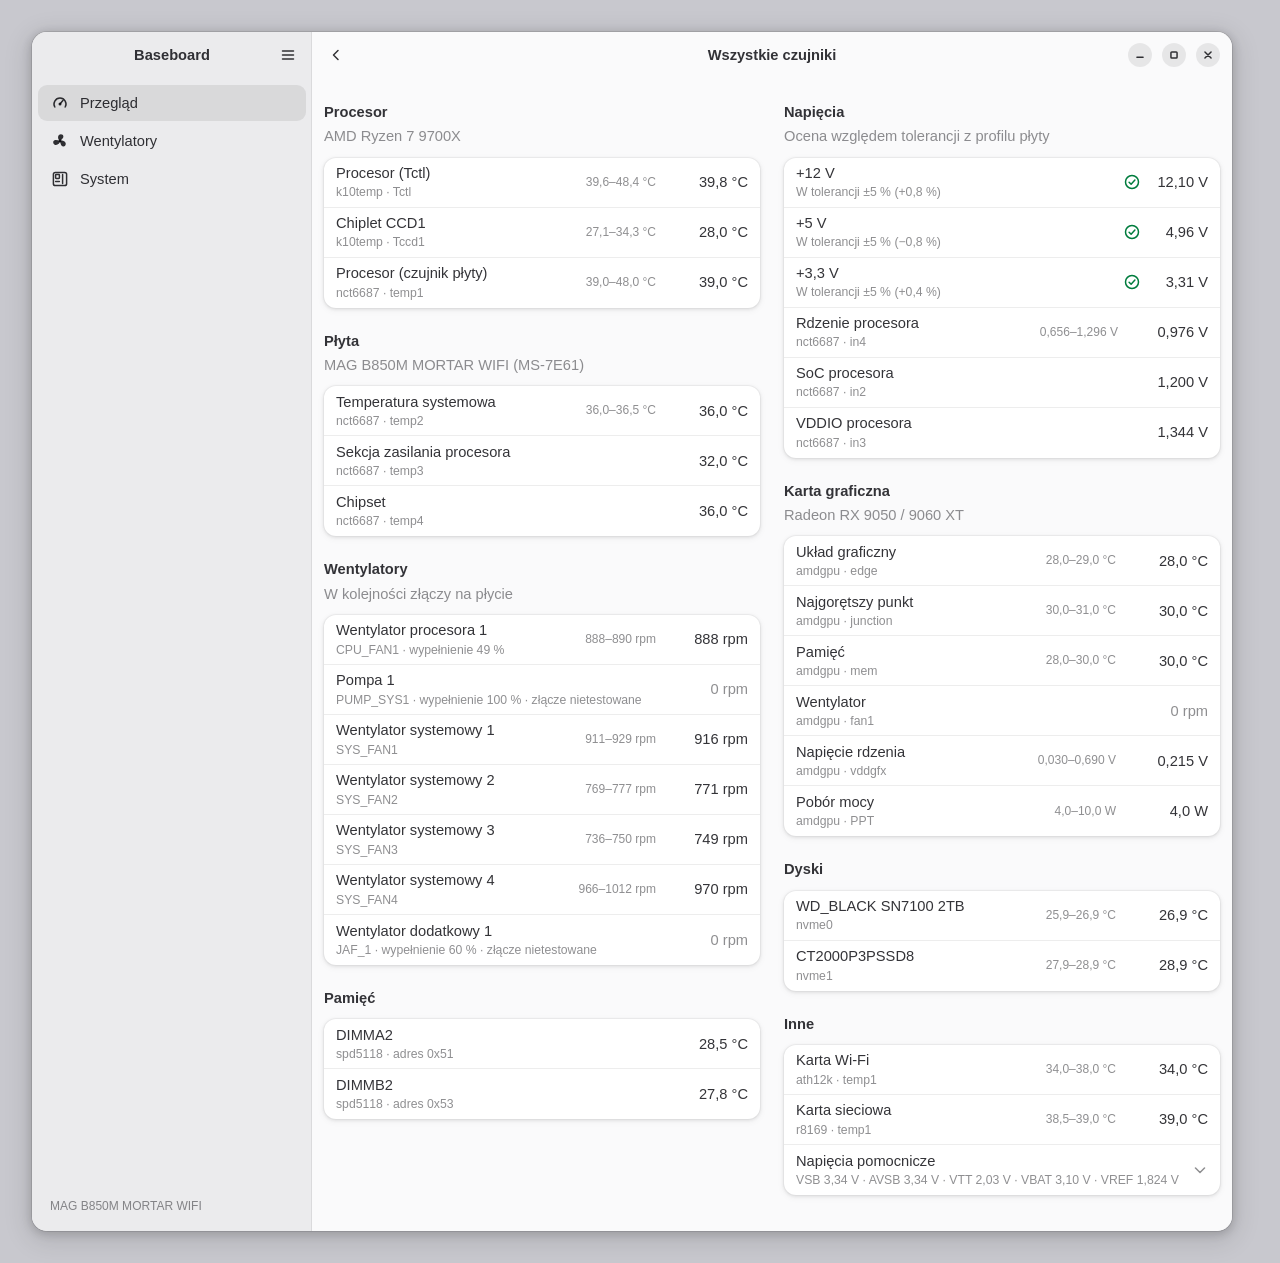
<file: makiety/czujniki.html>
<!doctype html>
<!-- SPDX-License-Identifier: GPL-3.0-or-later -->
<html lang="pl">
<head>
<meta charset="utf-8">
<meta name="viewport" content="width=device-width, initial-scale=1">
<title>Baseboard – Wszystkie czujniki (makieta)</title>
<link rel="stylesheet" href="wspolne.css">
</head>
<body data-page="przeglad" data-title="Wszystkie czujniki" data-back="1">

<!--
  "All Sensors" (D64): the Overview before D64, now a subpage that a large
  number or a row of the Overview (przeglad.html) opens on its group. No
  line about the gray range above the groups any more: the range has a
  tooltip.
  Real readings from this machine, 2026-11-06: 90 samples of `sensors -j`
  taken once per second. "Now" is the last sample, the dim range is min–max.
  Default names: board profile roles (gettext), then built-in names for
  known drivers and device types, then the driver label. Labels from the
  lm-sensors configuration are an option in preferences.
  Texts brought in line with the app on 2026-11-10 (M1 step 8): units on
  ranges, driver channels in subtitles, GPU name from the brackets (D23),
  three decimals for voltages below 2 V (D27), unverified fan mappings.
  And on 2026-11-11 (M1 step 13, D38): no range while both ends look the
  same, the source instead of "not rated", short chip names, "header not
  tested", disks by device number.
-->

<main id="content" class="page">
  <div class="clamp wide">
    <div class="columns">
      <!-- left column -->
      <div class="stack">

        <section class="group">
          <div class="group-header"><div class="labels">
            <div class="heading">Procesor</div>
            <div class="desc">AMD Ryzen 7 9700X</div>
          </div></div>
          <div class="boxed-list">
            <div class="row"><div class="tb"><div class="t">Procesor (Tctl)</div><div class="sub">k10temp · Tctl</div></div>
              <div class="suffix"><span class="v-range">39,6–48,4 °C</span><span class="v-now">39,8 °C</span></div></div>
            <div class="row"><div class="tb"><div class="t">Chiplet CCD1</div><div class="sub">k10temp · Tccd1</div></div>
              <div class="suffix"><span class="v-range">27,1–34,3 °C</span><span class="v-now">28,0 °C</span></div></div>
            <div class="row"><div class="tb"><div class="t">Procesor (czujnik płyty)</div><div class="sub">nct6687 · temp1</div></div>
              <div class="suffix"><span class="v-range">39,0–48,0 °C</span><span class="v-now">39,0 °C</span></div></div>
          </div>
        </section>

        <section class="group">
          <div class="group-header"><div class="labels">
            <div class="heading">Płyta</div>
            <div class="desc">MAG B850M MORTAR WIFI (MS-7E61)</div>
          </div></div>
          <div class="boxed-list">
            <div class="row"><div class="tb"><div class="t">Temperatura systemowa</div><div class="sub">nct6687 · temp2</div></div>
              <div class="suffix"><span class="v-range">36,0–36,5 °C</span><span class="v-now">36,0 °C</span></div></div>
            <div class="row"><div class="tb"><div class="t">Sekcja zasilania procesora</div><div class="sub">nct6687 · temp3</div></div>
              <div class="suffix"><span class="v-now">32,0 °C</span></div></div>
            <div class="row"><div class="tb"><div class="t">Chipset</div><div class="sub">nct6687 · temp4</div></div>
              <div class="suffix"><span class="v-now">36,0 °C</span></div></div>
          </div>
        </section>

        <section class="group">
          <div class="group-header"><div class="labels">
            <div class="heading">Wentylatory</div>
            <div class="desc">W kolejności złączy na płycie</div>
          </div></div>
          <div class="boxed-list">
            <div class="row"><div class="tb"><div class="t">Wentylator procesora 1</div><div class="sub">CPU_FAN1 · wypełnienie 49 %</div></div>
              <div class="suffix"><span class="v-range">888–890 rpm</span><span class="v-now">888 rpm</span></div></div>
            <div class="row"><div class="tb"><div class="t">Pompa 1</div><div class="sub">PUMP_SYS1 · wypełnienie 100 % · złącze nietestowane</div></div>
              <div class="suffix"><span class="v-now muted">0 rpm</span></div></div>
            <div class="row"><div class="tb"><div class="t">Wentylator systemowy 1</div><div class="sub">SYS_FAN1</div></div>
              <div class="suffix"><span class="v-range">911–929 rpm</span><span class="v-now">916 rpm</span></div></div>
            <div class="row"><div class="tb"><div class="t">Wentylator systemowy 2</div><div class="sub">SYS_FAN2</div></div>
              <div class="suffix"><span class="v-range">769–777 rpm</span><span class="v-now">771 rpm</span></div></div>
            <div class="row"><div class="tb"><div class="t">Wentylator systemowy 3</div><div class="sub">SYS_FAN3</div></div>
              <div class="suffix"><span class="v-range">736–750 rpm</span><span class="v-now">749 rpm</span></div></div>
            <div class="row"><div class="tb"><div class="t">Wentylator systemowy 4</div><div class="sub">SYS_FAN4</div></div>
              <div class="suffix"><span class="v-range">966–1012 rpm</span><span class="v-now">970 rpm</span></div></div>
            <div class="row"><div class="tb"><div class="t">Wentylator dodatkowy 1</div><div class="sub">JAF_1 · wypełnienie 60 % · złącze nietestowane</div></div>
              <div class="suffix"><span class="v-now muted">0 rpm</span></div></div>
          </div>
        </section>

        <section class="group">
          <div class="group-header"><div class="labels">
            <div class="heading">Pamięć</div>
          </div></div>
          <div class="boxed-list">
            <div class="row"><div class="tb"><div class="t">DIMMA2</div><div class="sub">spd5118 · adres 0x51</div></div>
              <div class="suffix"><span class="v-now">28,5 °C</span></div></div>
            <div class="row"><div class="tb"><div class="t">DIMMB2</div><div class="sub">spd5118 · adres 0x53</div></div>
              <div class="suffix"><span class="v-now">27,8 °C</span></div></div>
          </div>
        </section>
      </div>

      <!-- right column -->
      <div class="stack">

        <section class="group">
          <div class="group-header"><div class="labels">
            <div class="heading">Napięcia</div>
            <div class="desc">Ocena względem tolerancji z profilu płyty</div>
          </div></div>
          <div class="boxed-list">
            <div class="row"><div class="tb"><div class="t">+12 V</div><div class="sub">W tolerancji ±5 % (+0,8 %)</div></div>
              <div class="suffix"><i data-ic="ok" class="success" title="W tolerancji"></i><span class="v-now" style="width:62px">12,10 V</span></div></div>
            <div class="row"><div class="tb"><div class="t">+5 V</div><div class="sub">W tolerancji ±5 % (−0,8 %)</div></div>
              <div class="suffix"><i data-ic="ok" class="success" title="W tolerancji"></i><span class="v-now" style="width:62px">4,96 V</span></div></div>
            <div class="row"><div class="tb"><div class="t">+3,3 V</div><div class="sub">W tolerancji ±5 % (+0,4 %)</div></div>
              <div class="suffix"><i data-ic="ok" class="success" title="W tolerancji"></i><span class="v-now" style="width:62px">3,31 V</span></div></div>
            <div class="row"><div class="tb"><div class="t">Rdzenie procesora</div><div class="sub">nct6687 · in4</div></div>
              <div class="suffix"><span class="v-range">0,656–1,296 V</span><span style="width:16px"></span><span class="v-now" style="width:62px">0,976 V</span></div></div>
            <div class="row"><div class="tb"><div class="t">SoC procesora</div><div class="sub">nct6687 · in2</div></div>
              <div class="suffix"><span style="width:16px"></span><span class="v-now" style="width:62px">1,200 V</span></div></div>
            <div class="row"><div class="tb"><div class="t">VDDIO procesora</div><div class="sub">nct6687 · in3</div></div>
              <div class="suffix"><span style="width:16px"></span><span class="v-now" style="width:62px">1,344 V</span></div></div>
          </div>
        </section>

        <section class="group">
          <div class="group-header"><div class="labels">
            <div class="heading">Karta graficzna</div>
            <div class="desc">Radeon RX 9050 / 9060 XT</div>
          </div></div>
          <div class="boxed-list">
            <div class="row"><div class="tb"><div class="t">Układ graficzny</div><div class="sub">amdgpu · edge</div></div>
              <div class="suffix"><span class="v-range">28,0–29,0 °C</span><span class="v-now">28,0 °C</span></div></div>
            <div class="row"><div class="tb"><div class="t">Najgorętszy punkt</div><div class="sub">amdgpu · junction</div></div>
              <div class="suffix"><span class="v-range">30,0–31,0 °C</span><span class="v-now">30,0 °C</span></div></div>
            <div class="row"><div class="tb"><div class="t">Pamięć</div><div class="sub">amdgpu · mem</div></div>
              <div class="suffix"><span class="v-range">28,0–30,0 °C</span><span class="v-now">30,0 °C</span></div></div>
            <div class="row"><div class="tb"><div class="t">Wentylator</div><div class="sub">amdgpu · fan1</div></div>
              <div class="suffix"><span class="v-now muted">0 rpm</span></div></div>
            <div class="row"><div class="tb"><div class="t">Napięcie rdzenia</div><div class="sub">amdgpu · vddgfx</div></div>
              <div class="suffix"><span class="v-range">0,030–0,690 V</span><span class="v-now">0,215 V</span></div></div>
            <div class="row"><div class="tb"><div class="t">Pobór mocy</div><div class="sub">amdgpu · PPT</div></div>
              <div class="suffix"><span class="v-range">4,0–10,0 W</span><span class="v-now">4,0 W</span></div></div>
          </div>
        </section>

        <section class="group">
          <div class="group-header"><div class="labels">
            <div class="heading">Dyski</div>
          </div></div>
          <div class="boxed-list">
            <div class="row"><div class="tb"><div class="t">WD_BLACK SN7100 2TB</div><div class="sub">nvme0</div></div>
              <div class="suffix"><span class="v-range">25,9–26,9 °C</span><span class="v-now">26,9 °C</span></div></div>
            <div class="row"><div class="tb"><div class="t">CT2000P3PSSD8</div><div class="sub">nvme1</div></div>
              <div class="suffix"><span class="v-range">27,9–28,9 °C</span><span class="v-now">28,9 °C</span></div></div>
          </div>
        </section>

        <section class="group">
          <div class="group-header"><div class="labels">
            <div class="heading">Inne</div>
          </div></div>
          <div class="boxed-list">
            <div class="row"><div class="tb"><div class="t">Karta Wi-Fi</div><div class="sub">ath12k · temp1</div></div>
              <div class="suffix"><span class="v-range">34,0–38,0 °C</span><span class="v-now">34,0 °C</span></div></div>
            <div class="row"><div class="tb"><div class="t">Karta sieciowa</div><div class="sub">r8169 · temp1</div></div>
              <div class="suffix"><span class="v-range">38,5–39,0 °C</span><span class="v-now">39,0 °C</span></div></div>
            <div class="row"><div class="tb"><div class="t">Napięcia pomocnicze</div><div class="sub">VSB 3,34 V · AVSB 3,34 V · VTT 2,03 V · VBAT 3,10 V · VREF 1,824&nbsp;V</div></div>
              <div class="suffix"><i data-ic="down" class="dim"></i></div></div>
          </div>
        </section>
      </div>
    </div>
  </div>
</main>

<script src="wspolne.js"></script>
</body>
</html>
</file>
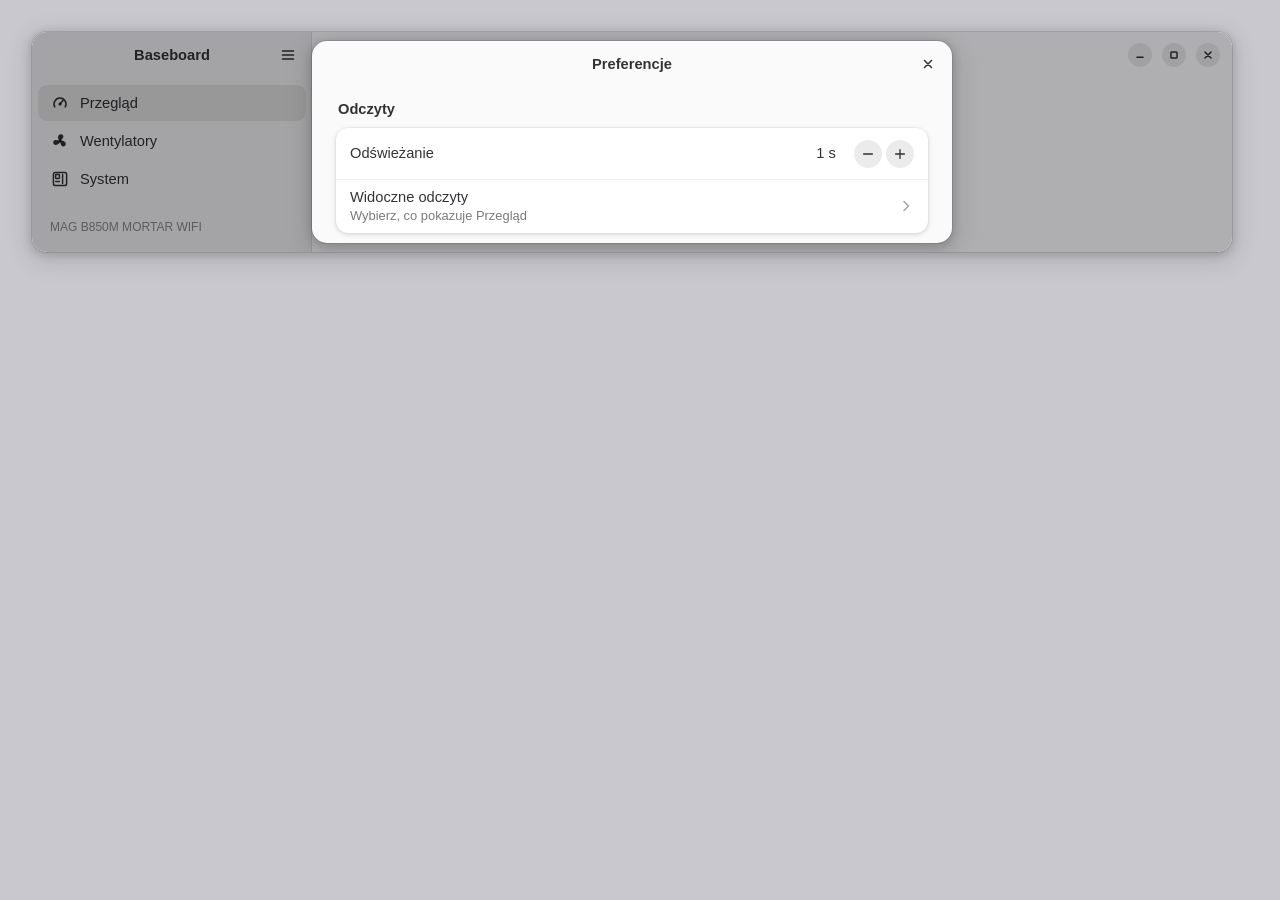
<file: makiety/preferencje.html>
<!doctype html>
<!-- SPDX-License-Identifier: GPL-3.0-or-later -->
<html lang="pl">
<head>
<meta charset="utf-8">
<meta name="viewport" content="width=device-width, initial-scale=1">
<title>Baseboard – Preferencje (makieta)</title>
<link rel="stylesheet" href="wspolne.css">
<link rel="stylesheet" href="minimalizm.css">
</head>
<body data-page="przeglad" data-title="Przegląd">
<!-- The dialog over the Overview.
     ?dialog=preferencje|odczyty ?theme= ?width=narrow ?w= ?h= ?bare=1 -->
<main id="content" class="page"></main>
<script src="przeglad-dane.js"></script>
<script src="przeglad.js"></script>
<script src="wspolne.js"></script>
<script src="preferencje.js"></script>
</body>
</html>
</file>
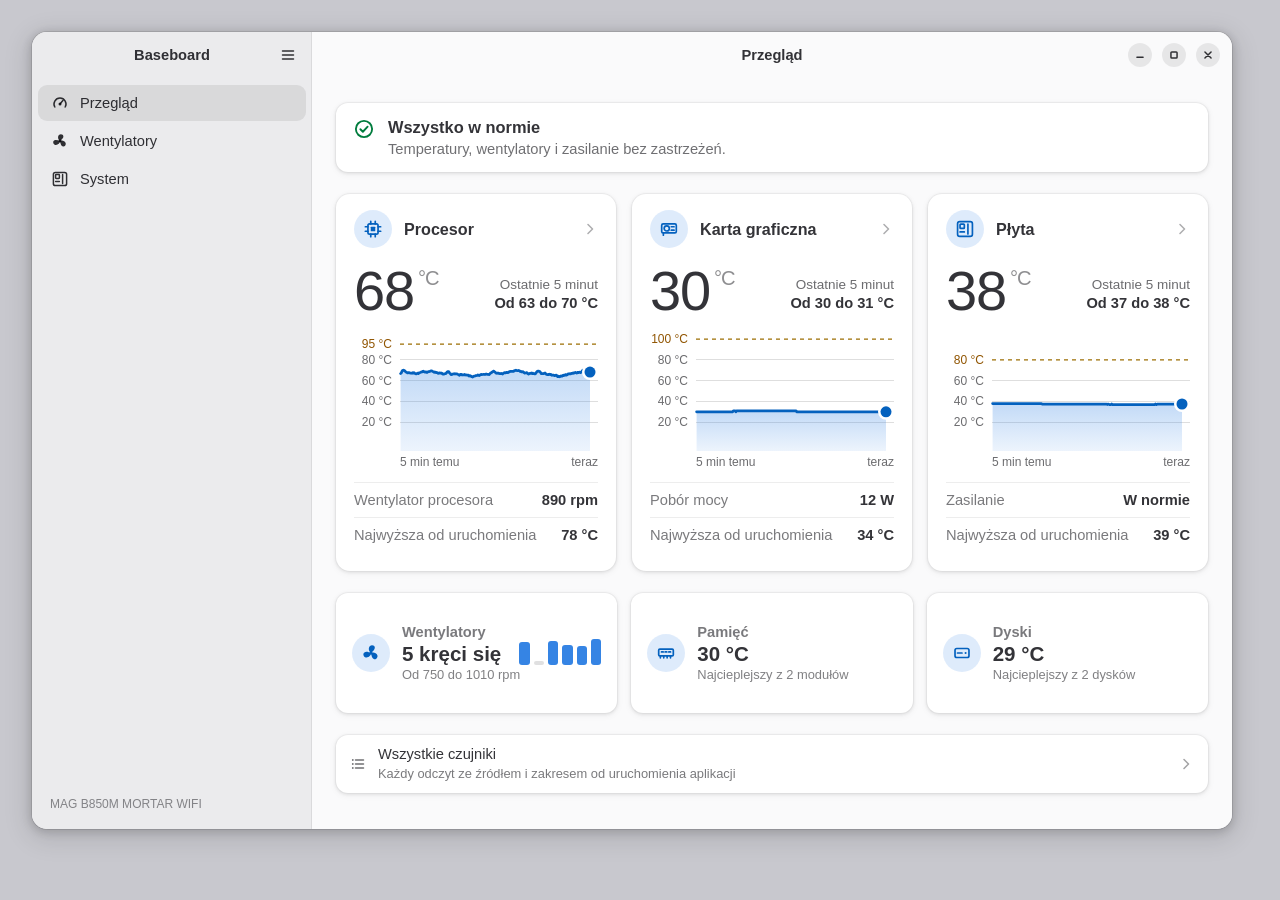
<file: makiety/przeglad.html>
<!doctype html>
<!-- SPDX-License-Identifier: GPL-3.0-or-later -->
<html lang="pl">
<head>
<meta charset="utf-8">
<meta name="viewport" content="width=device-width, initial-scale=1">
<title>Baseboard – Przegląd (makieta)</title>
<link rel="stylesheet" href="wspolne.css">
<link rel="stylesheet" href="minimalizm.css">
<link rel="stylesheet" href="karta.css">
<link rel="stylesheet" href="przeglad.css">
</head>
<body data-page="przeglad" data-title="Przegląd">
<!-- ?stan=spoczynek|obciazenie|goraco|napiecie|stoi|bezprofilu|bezgpu
     ?theme= ?width=narrow ?w= ?h= ?bare=1 -->
<main id="content" class="page"></main>
<script src="przeglad-dane.js"></script>
<script src="karta.js"></script>
<script src="przeglad.js"></script>
<script src="wspolne.js"></script>
</body>
</html>
</file>
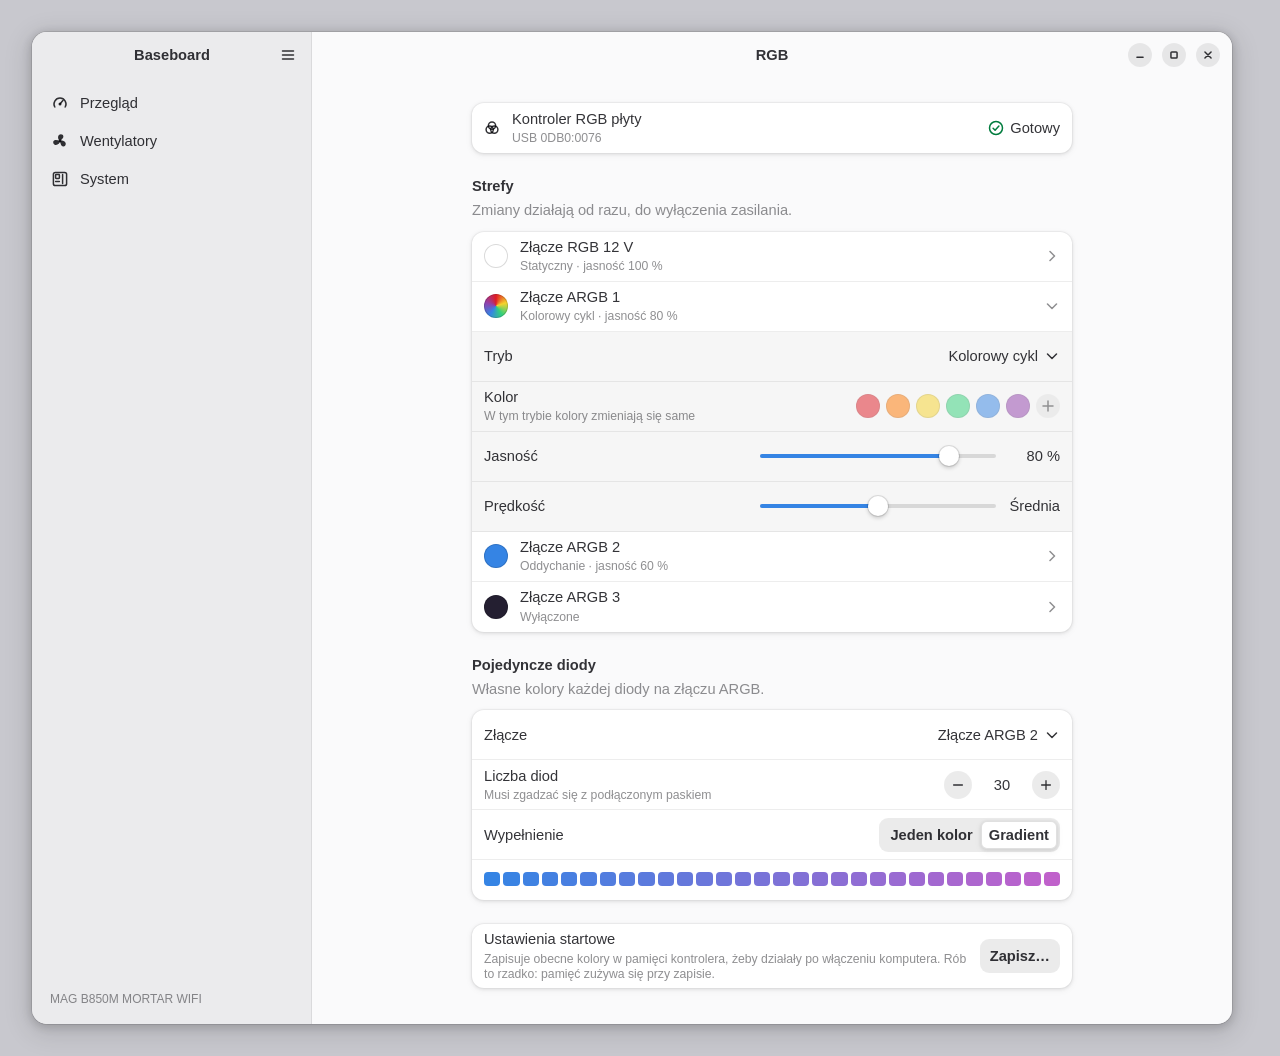
<file: makiety/rgb.html>
<!doctype html>
<!-- SPDX-License-Identifier: GPL-3.0-or-later -->
<html lang="pl">
<head>
<meta charset="utf-8">
<meta name="viewport" content="width=device-width, initial-scale=1">
<title>Baseboard – RGB (makieta)</title>
<link rel="stylesheet" href="wspolne.css">
<style>
  .swatches { display: flex; gap: 8px; align-items: center; }
  .swatches .swatch.sel { box-shadow: 0 0 0 2px var(--surface), 0 0 0 4px var(--accent-bg); }
  .swatches .custom {
    width: 24px; height: 24px; border-radius: 50%;
    display: grid; place-items: center;
    background: color-mix(in srgb, currentColor 10%, transparent);
  }
  .scale-row { width: 300px; display: flex; align-items: center; gap: 12px; }
  .leds { display: flex; gap: 3px; padding: 12px 12px 14px; }
  .leds span { flex: 1; height: 14px; border-radius: 4px; }
  .expander-open > .row:first-child { border-bottom: 1px solid var(--card-shade); }
  .nested .row { padding-left: 24px; }
</style>
</head>
<body data-page="rgb" data-title="RGB">

<!--
  Outline for M2. Zone names are placeholders: which RGB headers exist on
  the board and how they map to zones is open question O1. On this machine
  the controller is present but the udev rule is not installed yet.
-->

<main id="content" class="page">
  <div class="clamp">
    <div class="stack">

      <section class="group">
        <div class="boxed-list">
          <div class="row">
            <div class="prefix"><i data-ic="rgb"></i></div>
            <div class="tb"><div class="t">Kontroler RGB płyty</div><div class="sub">USB 0DB0:0076</div></div>
            <div class="suffix"><span class="status"><i data-ic="ok" class="success"></i><span>Gotowy</span></span></div>
          </div>
        </div>
      </section>

      <section class="group">
        <div class="group-header"><div class="labels">
          <div class="heading">Strefy</div>
          <div class="desc">Zmiany działają od razu, do wyłączenia zasilania.</div>
        </div></div>
        <div class="boxed-list">
          <div class="row">
            <div class="prefix"><span class="swatch" style="background:#ffffff"></span></div>
            <div class="tb"><div class="t">Złącze RGB 12 V</div><div class="sub">Statyczny · jasność 100 %</div></div>
            <div class="suffix"><i data-ic="next" class="dim"></i></div>
          </div>
          <div class="expander expander-open">
            <div class="row">
              <div class="prefix"><span class="swatch" style="background:conic-gradient(#e01b24,#f6d32d,#33d17a,#3584e4,#9141ac,#e01b24)"></span></div>
              <div class="tb"><div class="t">Złącze ARGB 1</div><div class="sub">Kolorowy cykl · jasność 80 %</div></div>
              <div class="suffix"><i data-ic="down" class="dim" style="transform:rotate(180deg)"></i></div>
            </div>
            <div class="nested">
              <div class="row"><div class="tb"><div class="t">Tryb</div></div>
                <div class="suffix"><span>Kolorowy cykl</span><i data-ic="down"></i></div></div>
              <div class="row"><div class="tb"><div class="t">Kolor</div><div class="sub">W tym trybie kolory zmieniają się same</div></div>
                <div class="suffix swatches" style="opacity:.5">
                  <span class="swatch" style="background:#e01b24"></span>
                  <span class="swatch" style="background:#ff7800"></span>
                  <span class="swatch" style="background:#f6d32d"></span>
                  <span class="swatch" style="background:#33d17a"></span>
                  <span class="swatch" style="background:#3584e4"></span>
                  <span class="swatch" style="background:#9141ac"></span>
                  <span class="custom"><i data-ic="plus"></i></span>
                </div></div>
              <div class="row"><div class="tb"><div class="t">Jasność</div></div>
                <div class="suffix scale-row"><div class="scale"><div class="trough"></div><div class="fill" style="width:80%"></div><div class="knob" style="left:80%"></div></div><span class="numeric" style="width:58px;text-align:right">80 %</span></div></div>
              <div class="row"><div class="tb"><div class="t">Prędkość</div></div>
                <div class="suffix scale-row"><div class="scale"><div class="trough"></div><div class="fill" style="width:50%"></div><div class="knob" style="left:50%"></div></div><span style="width:58px;text-align:right">Średnia</span></div></div>
            </div>
          </div>
          <div class="row">
            <div class="prefix"><span class="swatch" style="background:#3584e4"></span></div>
            <div class="tb"><div class="t">Złącze ARGB 2</div><div class="sub">Oddychanie · jasność 60 %</div></div>
            <div class="suffix"><i data-ic="next" class="dim"></i></div>
          </div>
          <div class="row">
            <div class="prefix"><span class="swatch" style="background:#241f31"></span></div>
            <div class="tb"><div class="t">Złącze ARGB 3</div><div class="sub">Wyłączone</div></div>
            <div class="suffix"><i data-ic="next" class="dim"></i></div>
          </div>
        </div>
      </section>

      <section class="group">
        <div class="group-header"><div class="labels">
          <div class="heading">Pojedyncze diody</div>
          <div class="desc">Własne kolory każdej diody na złączu ARGB.</div>
        </div></div>
        <div class="boxed-list">
          <div class="row"><div class="tb"><div class="t">Złącze</div></div>
            <div class="suffix"><span>Złącze ARGB 2</span><i data-ic="down"></i></div></div>
          <div class="row"><div class="tb"><div class="t">Liczba diod</div><div class="sub">Musi zgadzać się z podłączonym paskiem</div></div>
            <div class="suffix spin"><span class="b"><i data-ic="minus"></i></span><span class="val">30</span><span class="b"><i data-ic="plus"></i></span></div></div>
          <div class="row"><div class="tb"><div class="t">Wypełnienie</div></div>
            <div class="suffix"><div class="toggle-group"><span class="toggle">Jeden kolor</span><span class="toggle checked">Gradient</span></div></div></div>
          <div class="leds" id="leds" aria-label="Podgląd 30 diod"></div>
        </div>
      </section>

      <section class="group">
        <div class="boxed-list">
          <div class="row">
            <div class="tb"><div class="t">Ustawienia startowe</div><div class="sub">Zapisuje obecne kolory w pamięci kontrolera, żeby działały po włączeniu komputera. Rób to rzadko: pamięć zużywa się przy zapisie.</div></div>
            <div class="suffix"><span class="btn">Zapisz…</span></div>
          </div>
        </div>
      </section>
    </div>
  </div>
</main>

<script>
  // 30-LED gradient preview, blue to purple.
  const a = [0x35, 0x84, 0xe4], b = [0xc0, 0x61, 0xcb];
  document.getElementById("leds").innerHTML = Array.from({ length: 30 }, (_, i) => {
    const k = i / 29, c = a.map((v, j) => Math.round(v + (b[j] - v) * k));
    return `<span style="background:rgb(${c.join(",")})"></span>`;
  }).join("");
</script>
<script src="wspolne.js"></script>
</body>
</html>
</file>
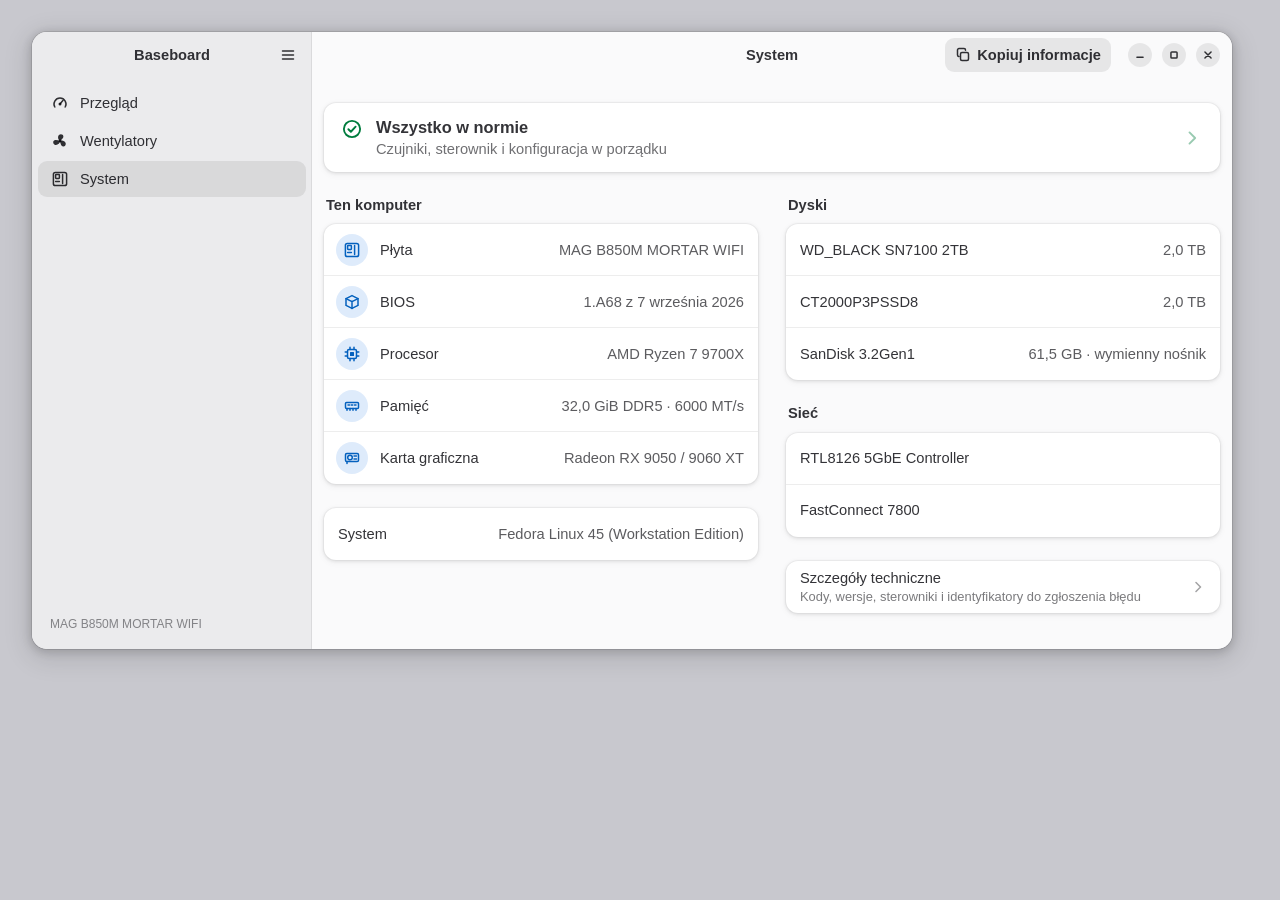
<file: makiety/system.html>
<!doctype html>
<!-- SPDX-License-Identifier: GPL-3.0-or-later -->
<html lang="pl">
<head>
<meta charset="utf-8">
<meta name="viewport" content="width=device-width, initial-scale=1">
<title>Baseboard – System (makieta)</title>
<link rel="stylesheet" href="wspolne.css">
<link rel="stylesheet" href="minimalizm.css">
<link rel="stylesheet" href="karta.css">
</head>
<body data-page="system" data-title="System">
<!-- ?stan=spoczynek|napiecie|stoi|fabryczny ?widok=glowny|diagnostyka|szczegoly
     ?theme= ?width=narrow ?w= ?h= ?bare=1 -->
<template id="header-end">
  <span class="btn" title="Kopiuje wszystkie informacje o systemie do schowka, np. do zgłoszenia błędu">
    <i data-ic="copy"></i><span>Kopiuj informacje</span>
  </span>
</template>
<main id="content" class="page"></main>
<script src="system.js"></script>
<script src="wspolne.js"></script>
</body>
</html>
</file>
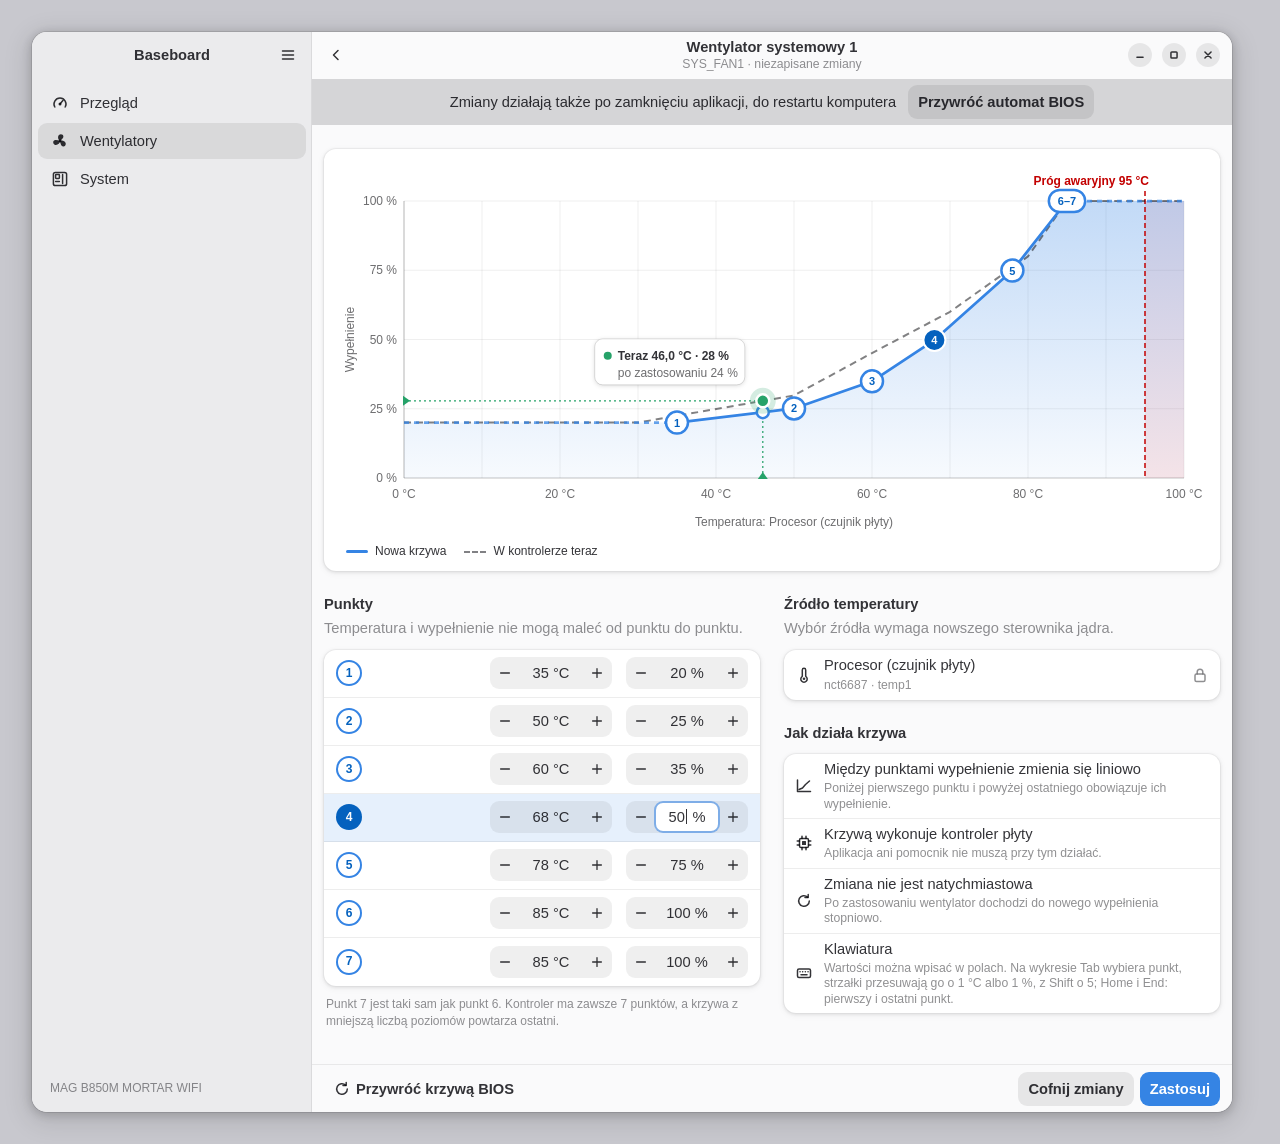
<file: makiety/wentylatory-krzywa.html>
<!doctype html>
<!-- SPDX-License-Identifier: GPL-3.0-or-later -->
<html lang="pl">
<head>
<meta charset="utf-8">
<meta name="viewport" content="width=device-width, initial-scale=1">
<title>Baseboard – Krzywa wentylatora (makieta)</title>
<link rel="stylesheet" href="wspolne.css">
<link rel="stylesheet" href="wentylatory.css">
</head>
<body data-page="wentylatory-krzywa" data-nav="wentylatory" data-back="1"
      data-title="Wentylator systemowy 1" data-subtitle="SYS_FAN1 · niezapisane zmiany">

<!--
  M2b: curve editor, an AdwNavigationPage pushed from the fan page. The
  controller has exactly 7 points (§5.5.4). ?stan= picks the state:
    (none)    an own curve being edited, not applied yet; the dashed line is
              the curve the controller runs now; the duty cycle of point 4 is
              being typed in;
    blad      the same after the controller refused the write;
    bios-cpu  the default CPU curve of the BIOS (§6.3), which breaks the
              minimum (B5): shown unchanged, point 1 marked, keyboard focus
              on the chart;
    podglad   driver without curve writes: preview only.
  temp1 46,0 °C is a real reading; the curves of SYS_FAN1 being edited are
  illustrative (wentylatory.js).
-->

<template id="banner">
  <span>Zmiany działają także po zamknięciu aplikacji, do restartu komputera</span>
  <span class="btn">Przywróć automat BIOS</span>
</template>

<template id="bottom-bar"></template>

<main id="content" class="page"></main>

<script src="wykres.js"></script>
<script src="wentylatory.js"></script>
<script>
(function () {
  const F = window.FANS;
  const { CH, P, C, pct, f1 } = F;
  const state = F.state;
  const body = document.body;

  let c = CH.sys1, points = F.USER_CURVE, ghost = F.OLD_CURVE, issues = {};
  let selected = 3, chartFocus = false, typing = 3;
  let now = { t: F.TEMP1, d: F.dutyAt(F.OLD_CURVE, F.TEMP1), target: F.dutyAt(F.USER_CURVE, F.TEMP1), aheadLabel: "po zastosowaniu" };
  // The subtitle says the changes are not saved and the legend says what the
  // dashed line is, so the default state needs no notice.
  let note = "";
  let bar = `<span class="btn flat"><i data-ic="restore"></i>Przywróć krzywą BIOS</span><span class="spacer"></span>
    <span class="btn">Cofnij zmiany</span><span class="btn suggested">Zastosuj</span>`;
  let editable = true;

  if (state === "blad") {
    typing = -1;
    note = F.notice("error", "error", "Kontroler płyty nie przyjął ustawień",
      "Obowiązuje poprzednia krzywa. Zmiany zostały w edytorze.");
  } else if (state === "bios-cpu") {
    c = CH.cpu1; points = F.BIOS_DEFAULT_CPU; ghost = null; selected = 0; chartFocus = true; typing = -1;
    issues = { 0: `Ustaw co najmniej ${P(c.min)}` };
    now = { t: F.TEMP1, d: F.dutyAt(points, F.TEMP1) };
    body.dataset.title = c.name;
    body.dataset.subtitle = "CPU_FAN1 · automat BIOS";
    note = F.notice("warning", "warning", "Ta krzywa nie spełnia zasad Baseboard", "Kontroler płyty wykonuje ją bez zmian.");
    bar = `<span class="caption dim">Popraw zaznaczony punkt, żeby zastosować krzywą.</span><span class="spacer"></span>
      <span class="btn disabled">Cofnij zmiany</span><span class="btn suggested disabled">Zastosuj</span>`;
  } else if (state === "podglad") {
    points = c.curve; ghost = null; selected = -1; editable = false; typing = -1;
    now = { t: F.TEMP1, d: c.duty };
    body.dataset.subtitle = "SYS_FAN1 · podgląd";
    note = F.notice("info", "info", "Edycja krzywych i wybór źródła wymagają nowszego sterownika jądra.", "");
    bar = "";
    document.getElementById("banner").remove();
  }
  document.getElementById("bottom-bar").innerHTML = bar;
  if (!bar) document.getElementById("bottom-bar").remove();

  const chartConf = {
    h: w => F.narrow ? 280 : Math.round(Math.min(390, w * 0.43)),
    points, ghost, min: c.min, threshold: F.THRESHOLD, needsFull: c.needsFull, source: F.SOURCE,
    now, handles: editable, selected, focus: chartFocus, issues,
    label: F.chartLabel(c, points),
  };
  const chart = F.chartBox(chartConf, "ed-plot");

  // Legend: only the marks the chart does not name itself. The values of
  // the operating point go here only when their label did not fit on the
  // chart (a narrow window).
  window.afterBuild.push(() => {
    const items = [];
    if (!chartConf.nowShown) {
      items.push(`<span class="li"><span class="sw dot"></span>Teraz: ${C(f1(now.t))}, ${P(pct(now.d))}</span>`);
      if (now.target != null) items.push(`<span class="li"><span class="sw ring"></span>Po zastosowaniu: ${P(pct(now.target))}</span>`);
    }
    if (ghost) {
      items.push(`<span class="li"><span class="sw line"></span>Nowa krzywa</span>`);
      items.push(`<span class="li"><span class="sw ghost"></span>W kontrolerze teraz</span>`);
    }
    document.getElementById("legend").innerHTML = items.join("");
  });

  // points: spin buttons whose values can also be typed in; values only in
  // the preview
  const runs = [];
  points.forEach((p, i) => {
    const prev = points[i - 1];
    if (prev && prev[0] === p[0] && prev[1] === p[1]) runs[runs.length - 1][1] = i; else runs.push([i, i]);
  });
  const dup = runs.find(([a, b]) => b > a && b === points.length - 1);
  const spin = (label, value, unit, focus) => `<span class="spin" aria-label="${label}">
      <span class="b"><i data-ic="minus"></i></span><span class="val${focus ? " focus" : ""}">${value}${focus ? '<span class="caret"></span>' : ""}${F.NB}${unit}</span><span class="b"><i data-ic="plus"></i></span></span>`;
  const rows = points.map(([t, d], i) => {
    const cls = ["row", "pt-row", i === selected ? "sel" : "", issues[i] ? "issue" : ""].join(" ");
    const fields = editable
      ? `<div class="pt-fields">${spin(`Punkt ${i + 1}, temperatura`, t, "°C")}${spin(`Punkt ${i + 1}, wypełnienie`, pct(d), "%", i === typing)}</div>`
      : `<div class="pt-ro"><span>${C(t)}</span><span>${P(pct(d))}</span></div>`;
    const issue = issues[i] ? `<div class="pt-issue"><i data-ic="warning"></i>${issues[i]}</div>` : "";
    return `<div class="${cls}"><span class="pt-n">${i + 1}</span>${fields}</div>${issue}`;
  }).join("");
  const dupNote = dup
    ? `<p class="caption dim" style="margin:10px 2px 0">${dup[1] - dup[0] === 1
      ? `Punkt ${dup[1] + 1} jest taki sam jak punkt ${dup[0] + 1}.`
      : `Punkty ${dup[0] + 2}–${dup[1] + 1} są takie same jak punkt ${dup[0] + 1}.`} Kontroler ma zawsze 7 punktów, a krzywa z mniejszą liczbą poziomów powtarza ostatni.</p>`
    : "";

  const info = (ic, t, sub) => `<div class="row"><div class="prefix"><i data-ic="${ic}"></i></div>
    <div class="tb"><div class="t">${t}</div><div class="sub">${sub}</div></div></div>`;

  document.getElementById("content").innerHTML = `<div class="clamp wide">
    ${note ? `<div class="ed-notice">${note}</div>` : ""}
    <div class="card ed-chart">${chart}<div class="legend" id="legend"></div></div>
    <div class="ed-cols">
      <section class="group">
        <div class="group-header">
          <div class="labels"><div class="heading">Punkty</div>
            <div class="desc">${editable ? "Temperatura i wypełnienie nie mogą maleć od punktu do punktu." : "Wartości odczytane z kontrolera płyty."}</div></div>
        </div>
        <div class="boxed-list">${rows}</div>
        ${dupNote}
      </section>
      <div class="stack">
        <section class="group">
          <div class="group-header"><div class="labels"><div class="heading">Źródło temperatury</div>
            ${editable ? `<div class="desc">Wybór źródła wymaga nowszego sterownika jądra.</div>` : ""}</div></div>
          <div class="boxed-list"><div class="row"><div class="prefix"><i data-ic="thermo"></i></div>
            <div class="tb"><div class="t">${F.SOURCE}</div><div class="sub">nct6687 · temp1</div></div>
            <div class="suffix"><i data-ic="lock" class="dim"></i></div></div></div>
        </section>
        <section class="group">
          <div class="group-header"><div class="labels"><div class="heading">Jak działa krzywa</div></div></div>
          <div class="boxed-list">
            ${info("curve", "Między punktami wypełnienie zmienia się liniowo", "Poniżej pierwszego punktu i powyżej ostatniego obowiązuje ich wypełnienie.")}
            ${info("chip", "Krzywą wykonuje kontroler płyty", "Aplikacja ani pomocnik nie muszą przy tym działać.")}
            ${editable ? info("restore", "Zmiana nie jest natychmiastowa", "Po zastosowaniu wentylator dochodzi do nowego wypełnienia stopniowo.") : ""}
            ${editable ? info("keyboard", "Klawiatura", "Wartości można wpisać w polach. Na wykresie Tab wybiera punkt, strzałki przesuwają go o 1 °C albo 1 %, z Shift o 5; Home i End: pierwszy i ostatni punkt.") : ""}
          </div>
        </section>
      </div>
    </div>
  </div>`;
})();
</script>
<script src="wspolne.js"></script>
</body>
</html>
</file>
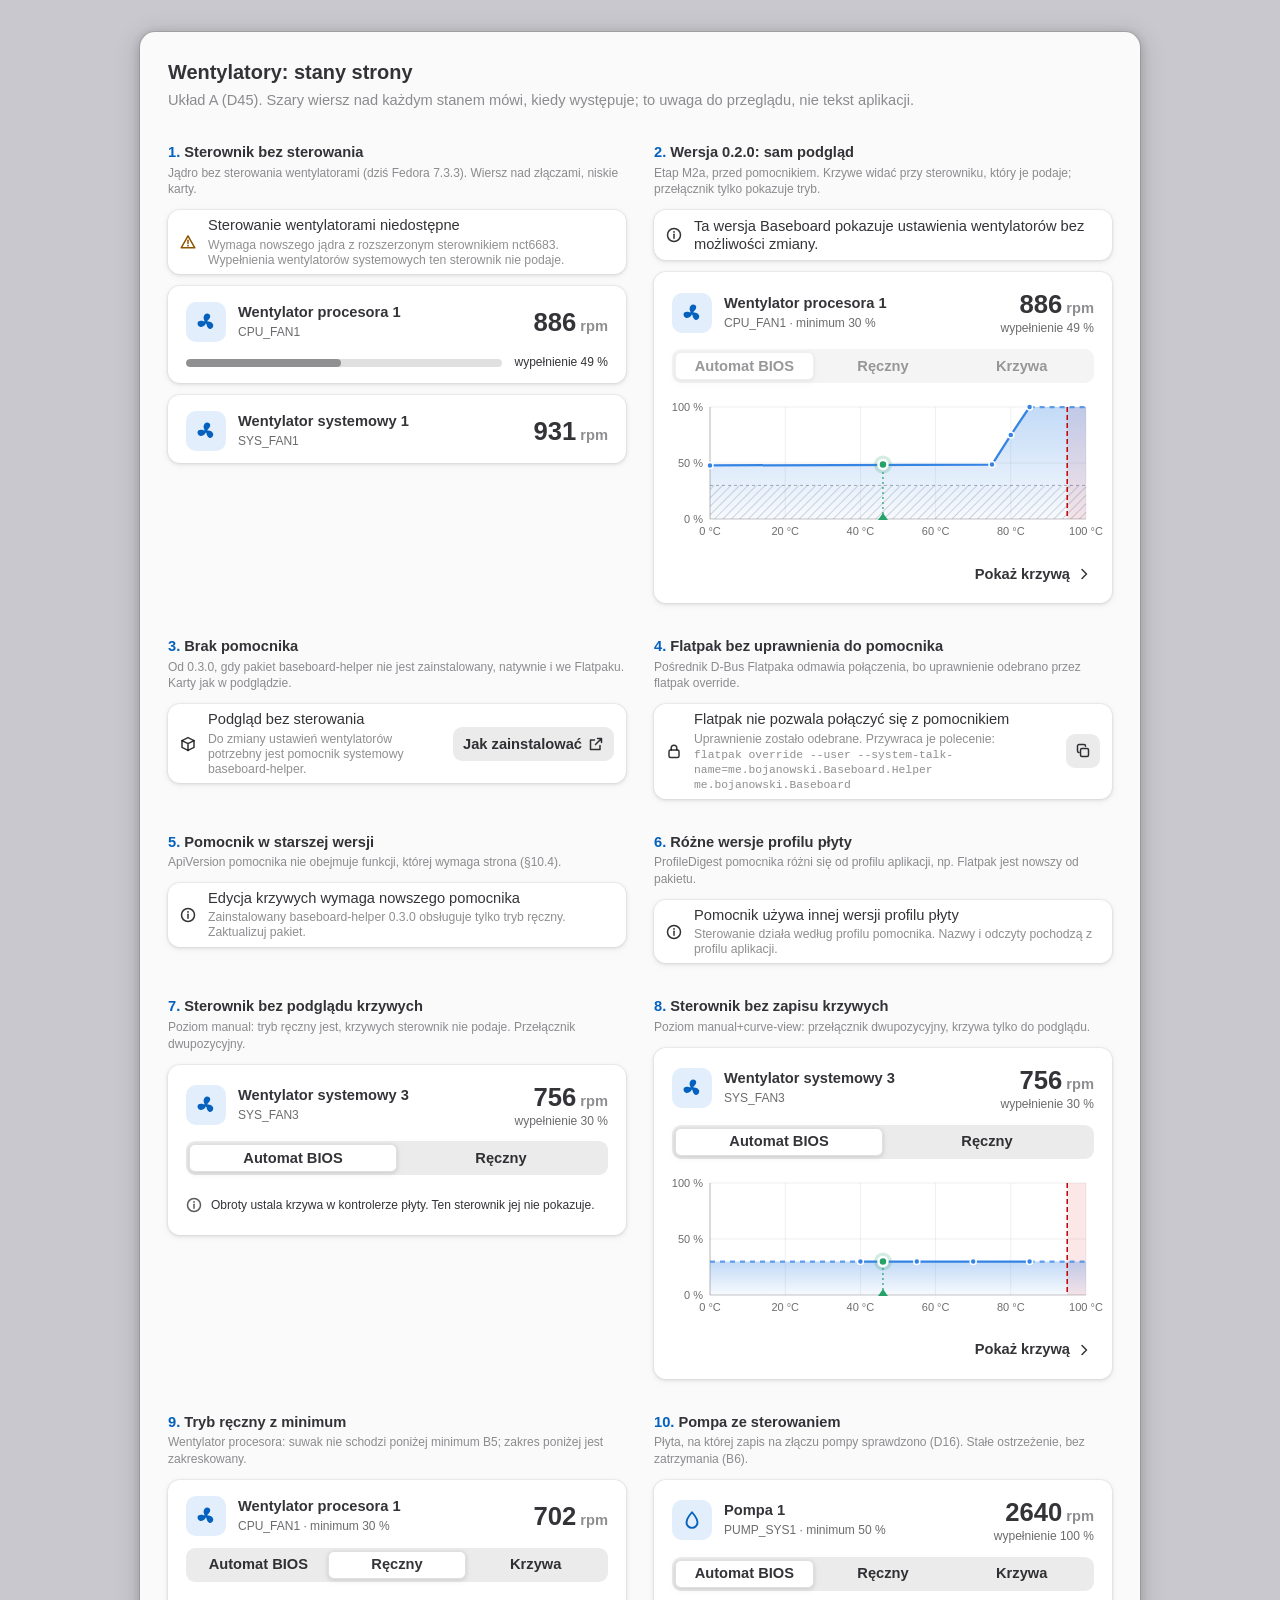
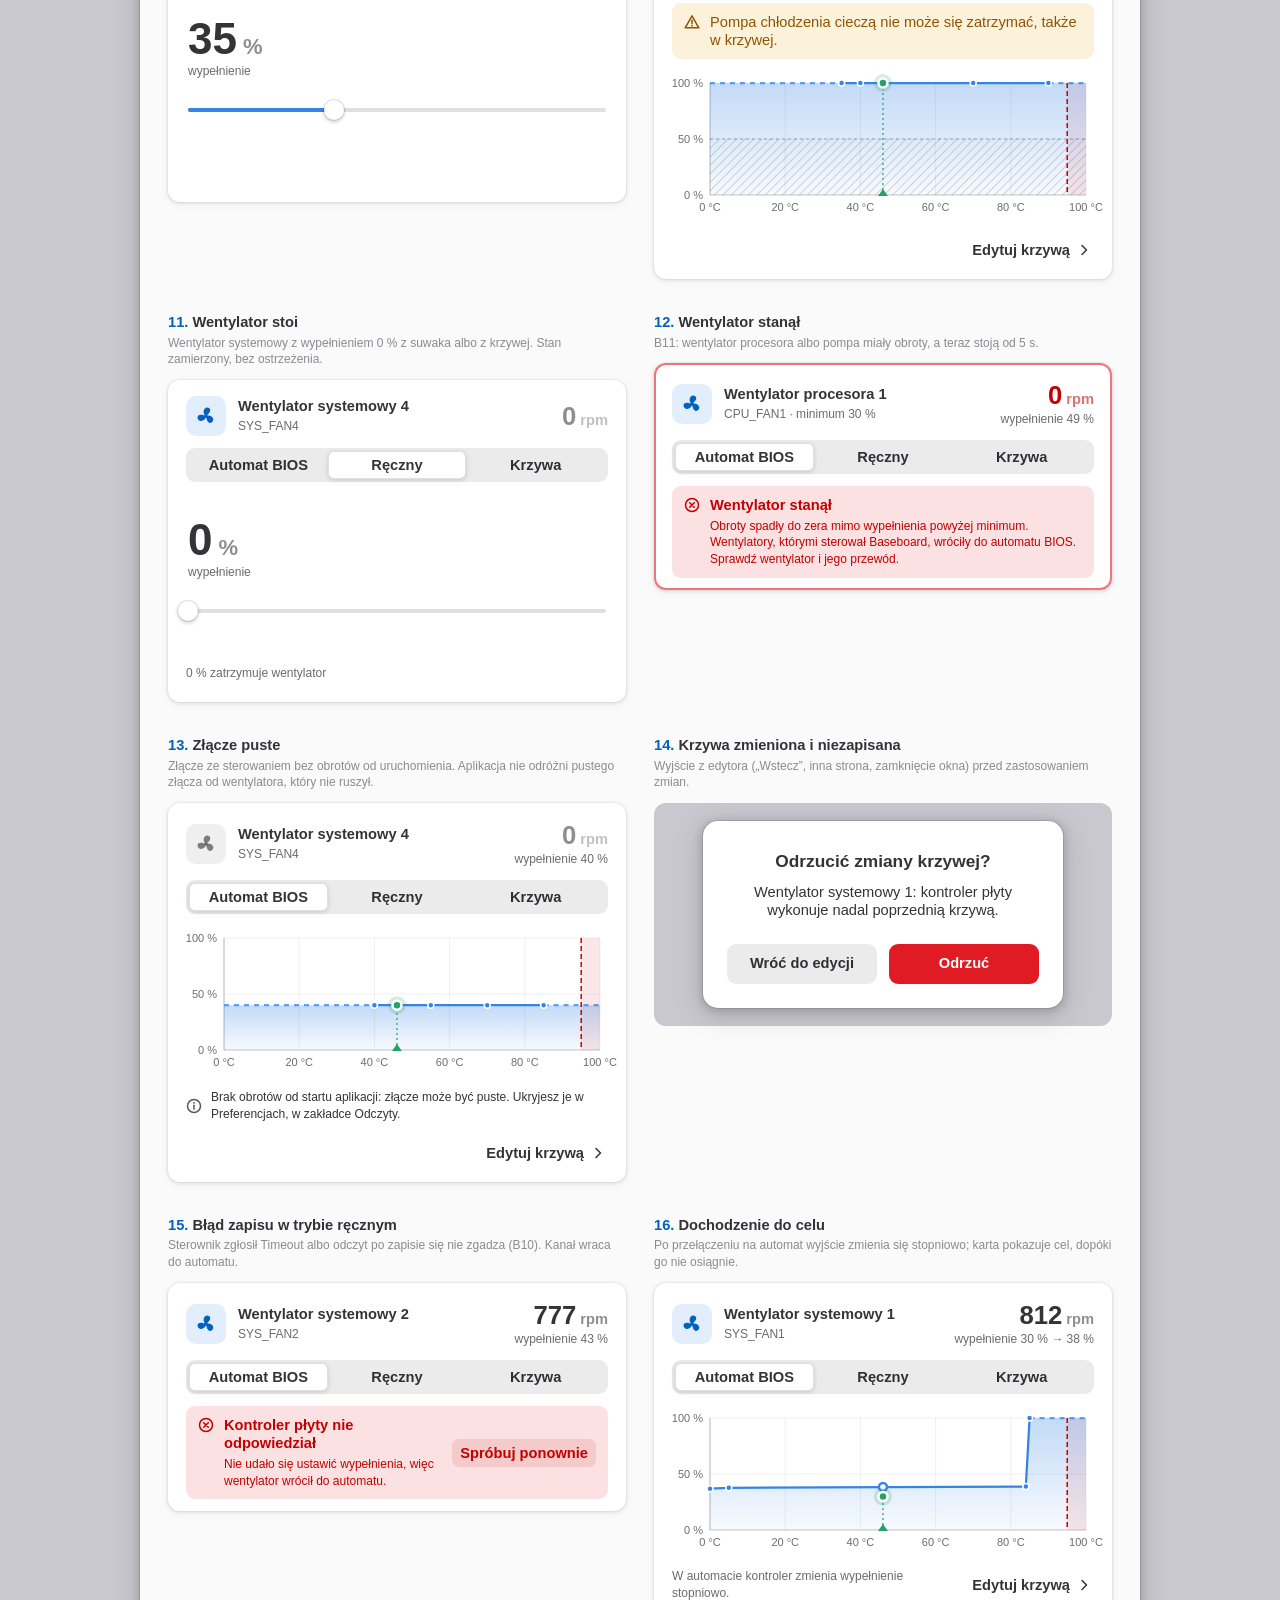
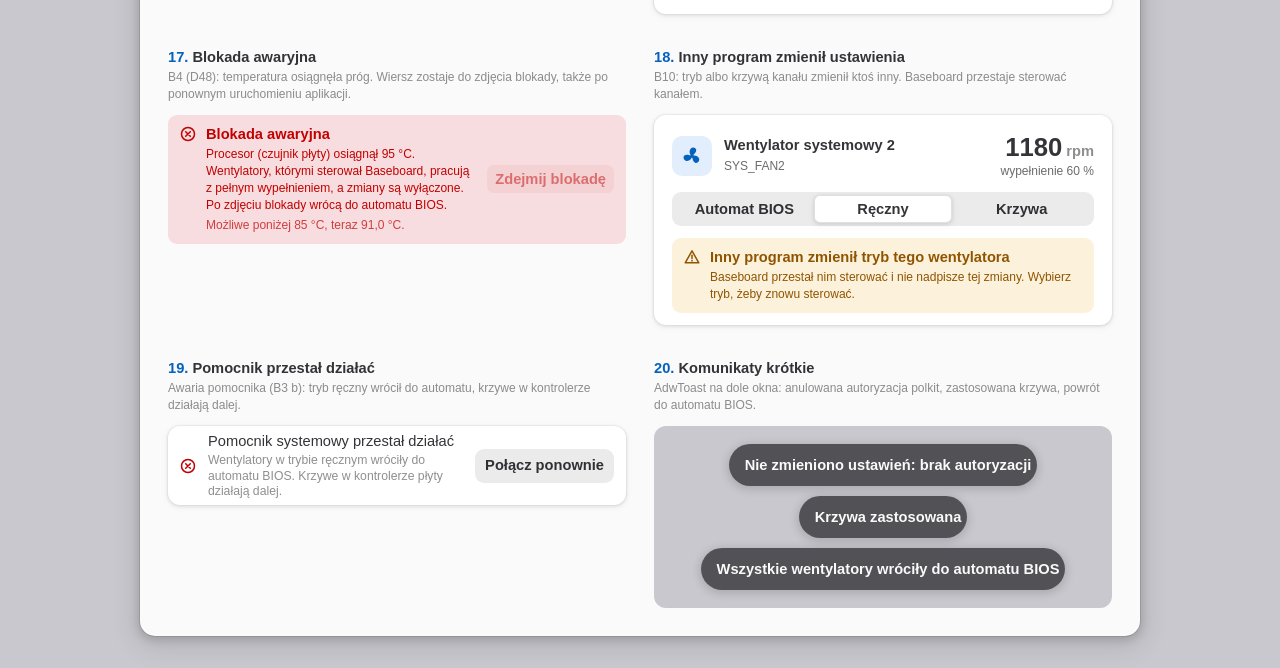
<file: makiety/wentylatory-stany.html>
<!doctype html>
<!-- SPDX-License-Identifier: GPL-3.0-or-later -->
<html lang="pl">
<head>
<meta charset="utf-8">
<meta name="viewport" content="width=device-width, initial-scale=1">
<title>Baseboard – Wentylatory, stany (makieta)</title>
<link rel="stylesheet" href="wspolne.css">
<link rel="stylesheet" href="wentylatory.css">
</head>
<body data-page="wentylatory-stany" data-sheet="1">

<!--
  M2: every state of the fan page (layout A, D45), with its look and text.
  Cards are as wide as in the window (two columns wide, one column narrow).
  The grey line over each tile says when the state occurs; it is a note for
  the review, not text of the app. Speeds and curves as in wentylatory.js;
  the error states, the pump with tested writes and its speed are
  illustrative.
-->

<main id="content" class="sheet"></main>

<script src="wykres.js"></script>
<script src="wentylatory.js"></script>
<script>
(function () {
  const F = window.FANS;
  const { CH, NB, P, C, pct, f1 } = F;
  const cpu = CH.cpu1, pump = CH.pump1, s1 = CH.sys1, s2 = CH.sys2, s3 = CH.sys3, s4 = CH.sys4;
  let n = 0;
  const tile = (title, when, ...parts) => `<section class="tile">
    <div class="tile-h"><div class="heading"><span class="num">${++n}.</span>${title}</div><div class="caption dim">${when}</div></div>
    ${parts.join("")}</section>`;
  const bar = c => `<div class="levelrow"><div class="levelbar"><span style="width:${pct(c.duty)}%"></span></div><span class="caption">wypełnienie ${P(pct(c.duty))}</span></div>`;

  const tiles = [
    tile("Sterownik bez sterowania", "Jądro bez sterowania wentylatorami (dziś Fedora 7.3.3). Wiersz nad złączami, niskie karty.",
      F.statusRow("warning", "warning", "Sterowanie wentylatorami niedostępne",
        "Wymaga nowszego jądra z rozszerzonym sterownikiem nct6683. Wypełnienia wentylatorów systemowych ten sterownik nie podaje."),
      F.card([F.head(cpu, { dutyLine: "", sub: F.subtitle(cpu, { min: false }) }), bar(cpu)]),
      F.card([F.head(s1, { dutyLine: "" })])),

    tile("Wersja 0.2.0: sam podgląd", "Etap M2a, przed pomocnikiem. Krzywe widać przy sterowniku, który je podaje; przełącznik tylko pokazuje tryb.",
      F.statusRow("info", "", "Ta wersja Baseboard pokazuje ustawienia wentylatorów bez możliwości zmiany."),
      F.card([F.head(cpu), F.toggles(3, "bios", true), F.miniChart(cpu), F.foot("", "Pokaż krzywą")])),

    tile("Brak pomocnika", "Od 0.3.0, gdy pakiet baseboard-helper nie jest zainstalowany, natywnie i we Flatpaku. Karty jak w podglądzie.",
      F.statusRow("package", "", "Podgląd bez sterowania",
        "Do zmiany ustawień wentylatorów potrzebny jest pomocnik systemowy baseboard-helper.",
        `<span class="btn">Jak zainstalować<i data-ic="external"></i></span>`)),

    tile("Flatpak bez uprawnienia do pomocnika", "Pośrednik D-Bus Flatpaka odmawia połączenia, bo uprawnienie odebrano przez flatpak override.",
      F.statusRow("lock", "", "Flatpak nie pozwala połączyć się z pomocnikiem",
        `Uprawnienie zostało odebrane. Przywraca je polecenie:<br><span class="mono">flatpak override --user --system-talk-name=me.bojanowski.Baseboard.Helper me.bojanowski.Baseboard</span>`,
        `<span class="btn image" title="Kopiuj polecenie"><i data-ic="copy"></i></span>`)),

    tile("Pomocnik w starszej wersji", "ApiVersion pomocnika nie obejmuje funkcji, której wymaga strona (§10.4).",
      F.statusRow("info", "", "Edycja krzywych wymaga nowszego pomocnika",
        "Zainstalowany baseboard-helper 0.3.0 obsługuje tylko tryb ręczny. Zaktualizuj pakiet.")),

    tile("Różne wersje profilu płyty", "ProfileDigest pomocnika różni się od profilu aplikacji, np. Flatpak jest nowszy od pakietu.",
      F.statusRow("info", "", "Pomocnik używa innej wersji profilu płyty",
        "Sterowanie działa według profilu pomocnika. Nazwy i odczyty pochodzą z profilu aplikacji.")),

    tile("Sterownik bez podglądu krzywych", "Poziom manual: tryb ręczny jest, krzywych sterownik nie podaje. Przełącznik dwupozycyjny.",
      F.card([F.head(s3), F.toggles(2, "bios"),
        F.infoLine("info", "Obroty ustala krzywa w kontrolerze płyty. Ten sterownik jej nie pokazuje.")])),

    tile("Sterownik bez zapisu krzywych", "Poziom manual+curve-view: przełącznik dwupozycyjny, krzywa tylko do podglądu.",
      F.card([F.head(s3), F.toggles(2, "bios"), F.miniChart(s3), F.foot("", "Pokaż krzywą")])),

    tile("Tryb ręczny z minimum", "Wentylator procesora: suwak nie schodzi poniżej minimum B5; zakres poniżej jest zakreskowany.",
      F.card([F.head(cpu, { rpm: 702, dutyLine: "" }), F.toggles(3, "manual"), F.manualPanel(cpu, 89), F.manualFoot(cpu)])),

    tile("Pompa ze sterowaniem", "Płyta, na której zapis na złączu pompy sprawdzono (D16). Stałe ostrzeżenie, bez zatrzymania (B6).",
      F.card([F.head({ ...pump, untested: false }, { rpm: 2640 }), F.toggles(3, "bios"),
        F.notice("warning", "warning", "Pompa chłodzenia cieczą nie może się zatrzymać, także w krzywej.", ""),
        F.miniChart(pump), F.foot("", "Edytuj krzywą")])),

    tile("Wentylator stoi", "Wentylator systemowy z wypełnieniem 0 % z suwaka albo z krzywej. Stan zamierzony, bez ostrzeżenia.",
      F.card([F.head(s4, { rpm: 0, dutyLine: "" }), F.toggles(3, "manual"), F.manualPanel(s4, 0), F.manualFoot(s4)])),

    tile("Wentylator stanął", "B11: wentylator procesora albo pompa miały obroty, a teraz stoją od 5 s.",
      F.card([F.head(cpu, { value: `<div class="rpm error"><span class="n">0</span><span class="u">${NB}rpm</span></div>` }), F.toggles(3, "bios"),
        F.notice("error", "error", "Wentylator stanął",
          "Obroty spadły do zera mimo wypełnienia powyżej minimum. Wentylatory, którymi sterował Baseboard, wróciły do automatu BIOS. Sprawdź wentylator i jego przewód.")], "alert")),

    tile("Złącze puste", "Złącze ze sterowaniem bez obrotów od uruchomienia. Aplikacja nie odróżni pustego złącza od wentylatora, który nie ruszył.",
      F.card([F.head(s4, { rpm: 0 }), F.toggles(3, "bios"), F.miniChart(s4),
        F.infoLine("info", `${F.EMPTY} Ukryjesz je w Preferencjach, w zakładce Odczyty.`), F.foot("", "Edytuj krzywą")], "quiet")),

    tile("Krzywa zmieniona i niezapisana", "Wyjście z edytora („Wstecz”, inna strona, zamknięcie okna) przed zastosowaniem zmian.",
      `<div class="stage"><div class="dialog"><div class="d-body"><div class="title-4">Odrzucić zmiany krzywej?</div>
        <div>Wentylator systemowy 1: kontroler płyty wykonuje nadal poprzednią krzywą.</div></div>
        <div class="d-actions"><span class="btn">Wróć do edycji</span><span class="btn destructive">Odrzuć</span></div></div></div>`),

    tile("Błąd zapisu w trybie ręcznym", "Sterownik zgłosił Timeout albo odczyt po zapisie się nie zgadza (B10). Kanał wraca do automatu.",
      F.card([F.head(s2), F.toggles(3, "bios"),
        F.notice("error", "error", "Kontroler płyty nie odpowiedział",
          "Nie udało się ustawić wypełnienia, więc wentylator wrócił do automatu.", "Spróbuj ponownie")])),

    tile("Dochodzenie do celu", "Po przełączeniu na automat wyjście zmienia się stopniowo; karta pokazuje cel, dopóki go nie osiągnie.",
      F.card([F.head(s1, { rpm: 812, duty: 76, dutyLine: `wypełnienie ${P(30)} → ${P(38)}` }), F.toggles(3, "bios"),
        F.miniChart(s1, { duty: 76, target: 98 }),
        F.foot(`<span class="caption soft">W automacie kontroler zmienia wypełnienie stopniowo.</span>`, "Edytuj krzywą")])),

    tile("Blokada awaryjna", "B4 (D48): temperatura osiągnęła próg. Wiersz zostaje do zdjęcia blokady, także po ponownym uruchomieniu aplikacji.",
      `<div class="notice error"><i data-ic="error" class="error"></i><div class="grow">
        <div class="heading">Blokada awaryjna</div>
        <div class="caption">${F.SOURCE} osiągnął ${C(95)}. Wentylatory, którymi sterował Baseboard, pracują z pełnym wypełnieniem, a zmiany są wyłączone. Po zdjęciu blokady wrócą do automatu BIOS.</div>
        <div class="caption soft">Możliwe poniżej ${C(85)}, teraz ${C(f1(91))}.</div></div>
        <span class="btn small disabled">Zdejmij blokadę</span></div>`),

    tile("Inny program zmienił ustawienia", "B10: tryb albo krzywą kanału zmienił ktoś inny. Baseboard przestaje sterować kanałem.",
      F.card([F.head(s2, { duty: 153, rpm: 1180 }), F.toggles(3, "manual"),
        F.notice("warning", "warning", "Inny program zmienił tryb tego wentylatora",
          "Baseboard przestał nim sterować i nie nadpisze tej zmiany. Wybierz tryb, żeby znowu sterować.")])),

    tile("Pomocnik przestał działać", "Awaria pomocnika (B3 b): tryb ręczny wrócił do automatu, krzywe w kontrolerze działają dalej.",
      F.statusRow("error", "error", "Pomocnik systemowy przestał działać",
        "Wentylatory w trybie ręcznym wróciły do automatu BIOS. Krzywe w kontrolerze płyty działają dalej.",
        `<span class="btn">Połącz ponownie</span>`)),

    tile("Komunikaty krótkie", "AdwToast na dole okna: anulowana autoryzacja polkit, zastosowana krzywa, powrót do automatu BIOS.",
      `<div class="stage" style="flex-direction:column;align-items:center;gap:10px">
        <span class="toast">Nie zmieniono ustawień: brak autoryzacji</span>
        <span class="toast">Krzywa zastosowana</span>
        <span class="toast">Wszystkie wentylatory wróciły do automatu BIOS</span>
      </div>`),
  ];

  document.getElementById("content").innerHTML = `<header>
      <div class="title-2">Wentylatory: stany strony</div>
      <div class="dim">Układ A (D45). Szary wiersz nad każdym stanem mówi, kiedy występuje; to uwaga do przeglądu, nie tekst aplikacji.</div>
    </header>${tiles.join("")}`;
})();
</script>
<script src="wspolne.js"></script>
</body>
</html>
</file>
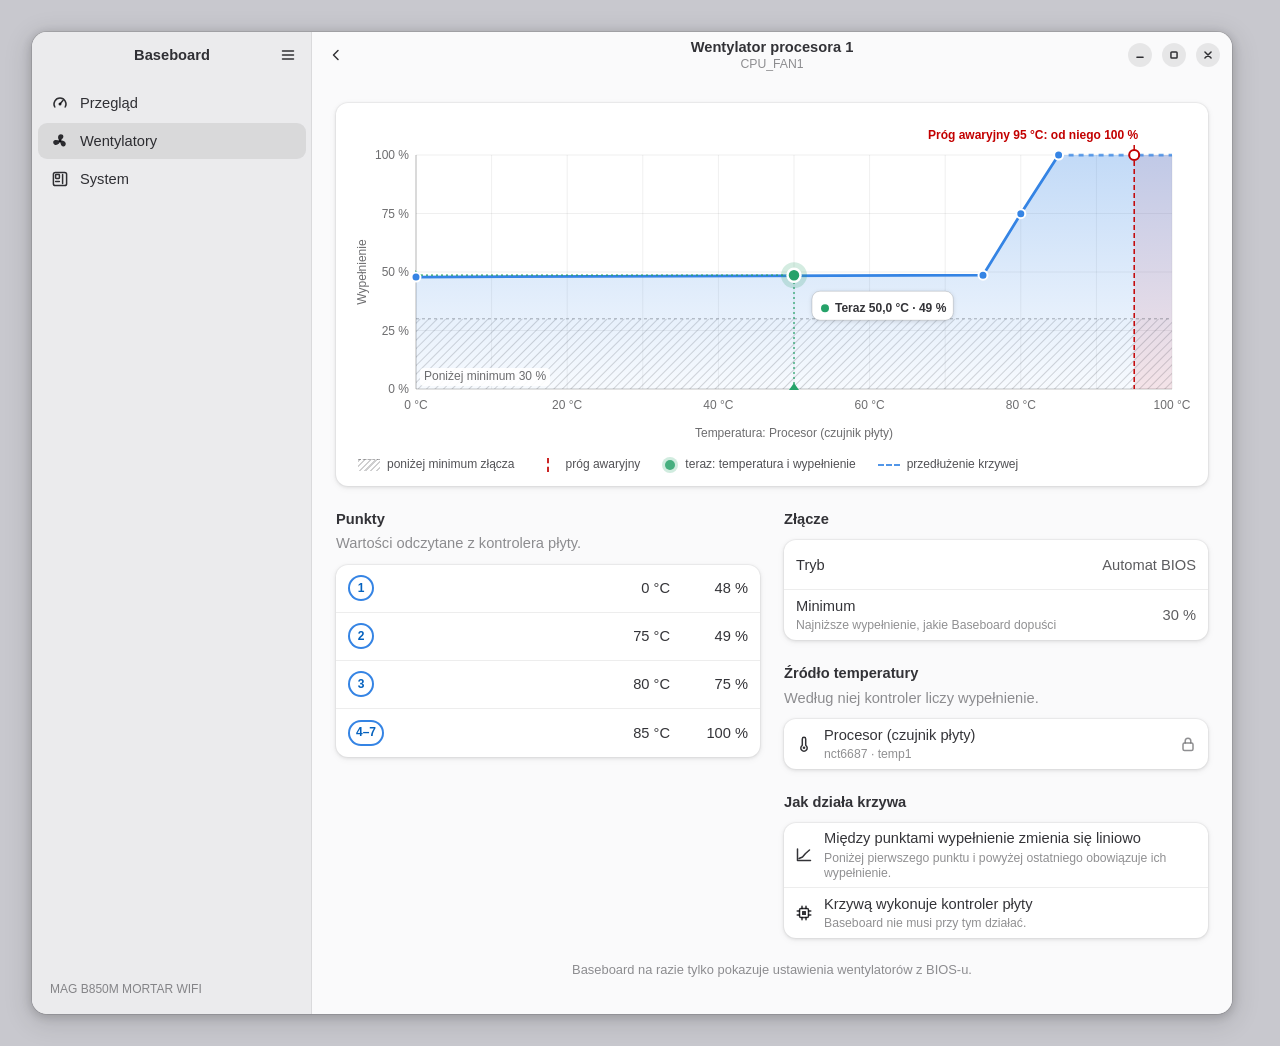
<file: makiety/wentylatory-szczegoly.html>
<!doctype html>
<!-- SPDX-License-Identifier: GPL-3.0-or-later -->
<html lang="pl">
<head>
<meta charset="utf-8">
<meta name="viewport" content="width=device-width, initial-scale=1">
<title>Baseboard – Szczegóły krzywej (makieta)</title>
<link rel="stylesheet" href="wspolne.css">
<link rel="stylesheet" href="wentylatory.css">
<link rel="stylesheet" href="wentylatory-szczegoly.css">
</head>
<body data-page="wentylatory" data-back="1" data-title="" data-subtitle="">

<!--
  M2, D62: the curve page of one header in 0.2.0, opened from its row.
  ?wentylator=cpu1 (default) or pump1; ?stan=85 for the processor at 85 °C
  (the fan moves to 100 %), otherwise 50 °C.
-->

<main id="content" class="page"></main>

<script src="wykres.js"></script>
<script src="wentylatory-szczegoly.js"></script>
<script src="wspolne.js"></script>
</body>
</html>
</file>
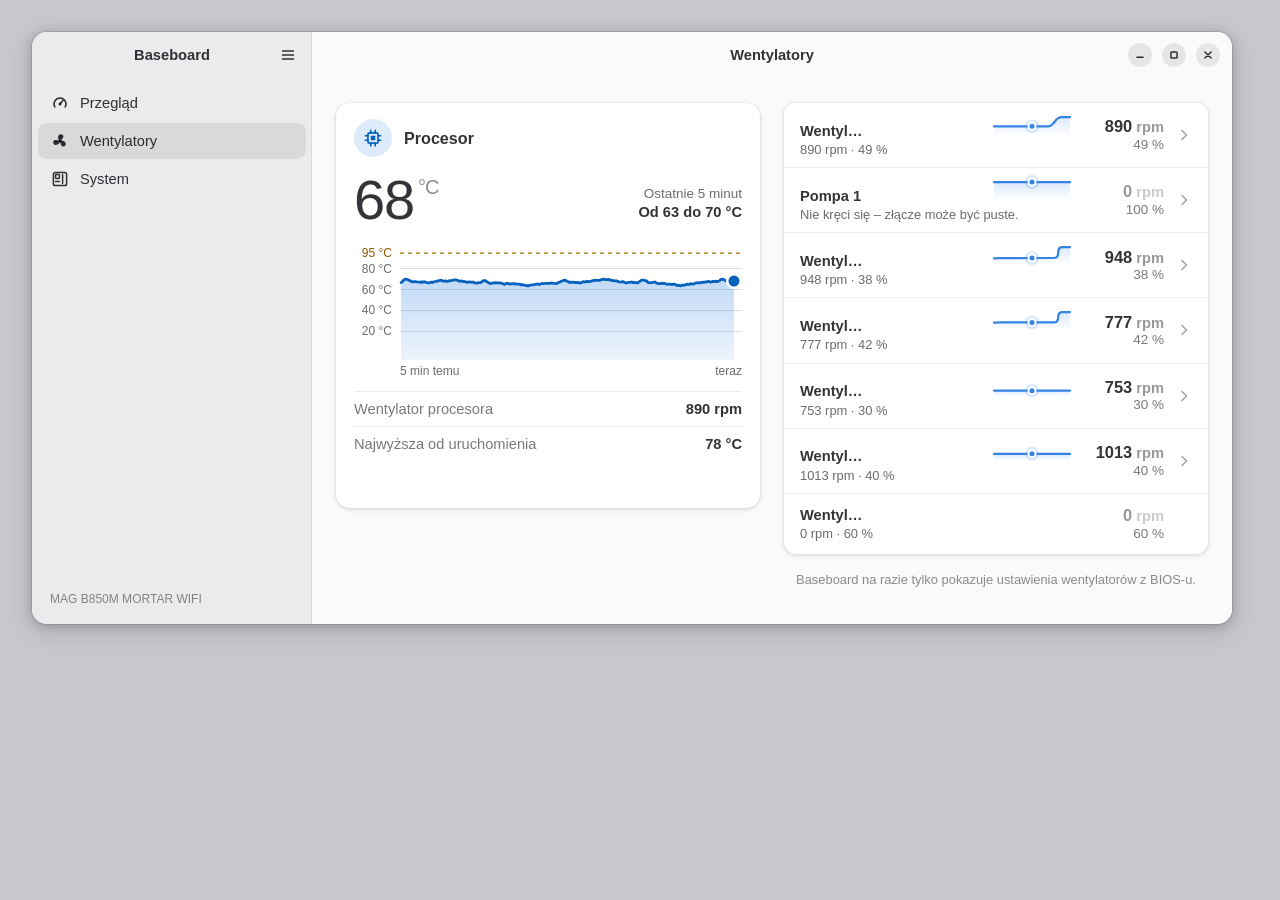
<file: makiety/wentylatory.html>
<!doctype html>
<!-- SPDX-License-Identifier: GPL-3.0-or-later -->
<html lang="pl">
<head>
<meta charset="utf-8">
<meta name="viewport" content="width=device-width, initial-scale=1">
<title>Baseboard – Wentylatory (makieta)</title>
<link rel="stylesheet" href="wspolne.css">
<link rel="stylesheet" href="karta.css">
<link rel="stylesheet" href="wentylatory-lista.css">
</head>
<body data-page="wentylatory" data-title="Wentylatory">

<!--
  M2, D62, D67: the processor's card of the Overview and a list of the
  fans, side by side in a wide window. ?stan= picks the state:
    (none)     at rest, CPU sensor of the board 50 °C;
    85         CPU sensor 85 °C, three fans move to 100 %;
    reczny     SYS_FAN2 in manual mode at 45 %;
    fabryczny  driver of the Fedora kernel, without control;
    stoi       the CPU fan stopped (D65).
  Data: see wentylatory-lista.js. The controls of M2b (mode switch, banner,
  manual mode with a slider) are still to be designed in this layout.
-->

<main id="content" class="page"></main>

<script src="karta.js"></script>
<script src="wentylatory-lista.js"></script>
<script src="wspolne.js"></script>
</body>
</html>
</file>
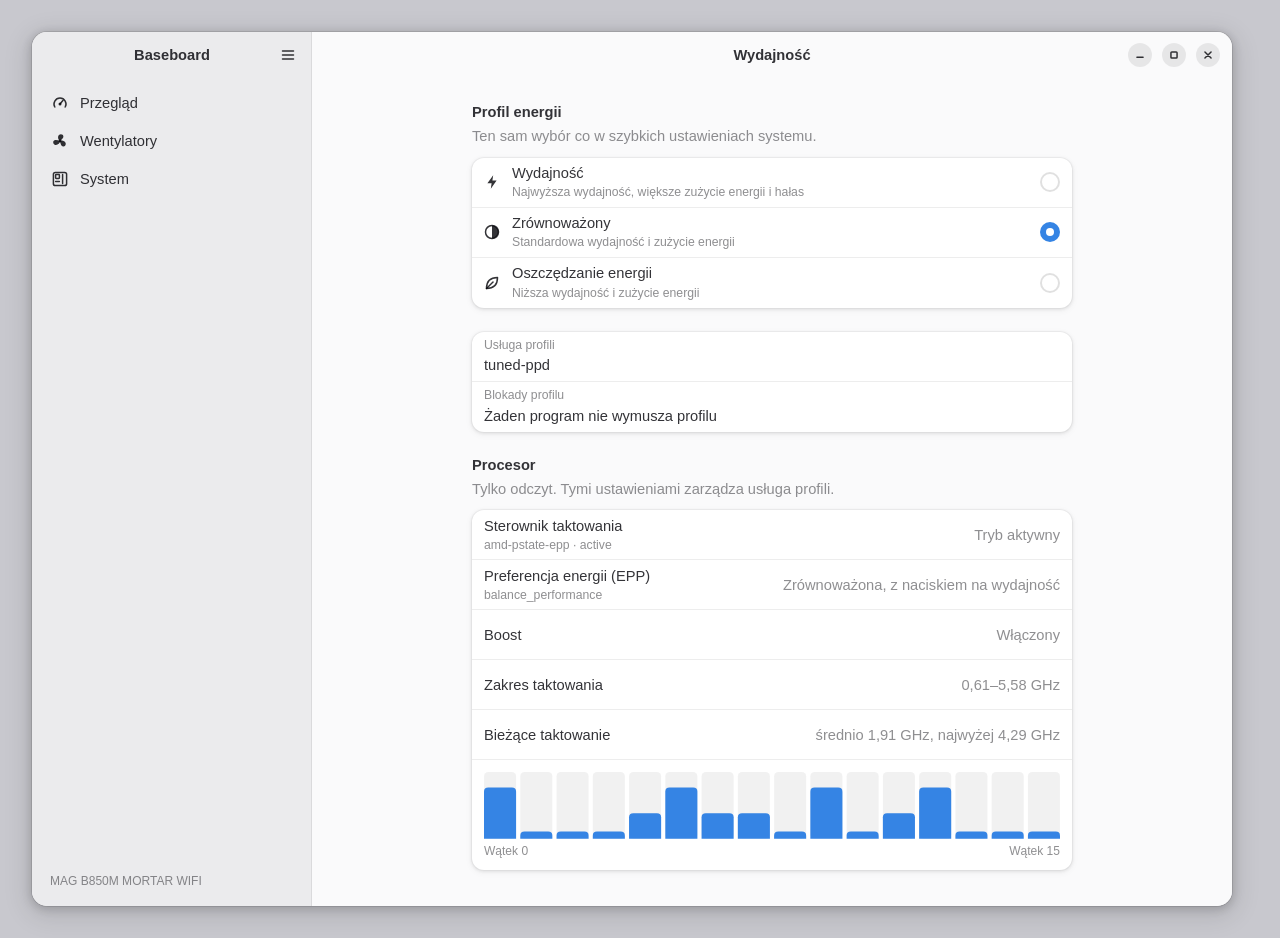
<file: makiety/wydajnosc.html>
<!doctype html>
<!-- SPDX-License-Identifier: GPL-3.0-or-later -->
<html lang="pl">
<head>
<meta charset="utf-8">
<meta name="viewport" content="width=device-width, initial-scale=1">
<title>Baseboard – Wydajność (makieta)</title>
<link rel="stylesheet" href="wspolne.css">
<style>
  .bars { padding: 12px 12px 10px; }
  .bars svg { display: block; width: 100%; height: auto; }
  .bars .lbl { display: flex; justify-content: space-between; margin-top: 4px; }
</style>
</head>
<body data-page="wydajnosc" data-title="Wydajność">

<!--
  Outline for M3. Real state of this machine: tuned-ppd with the balanced
  profile and no holds, amd-pstate-epp in active mode, EPP
  balance_performance on all threads, per-thread frequencies from one sample.
-->

<main id="content" class="page">
  <div class="clamp">
    <div class="stack">

      <section class="group">
        <div class="group-header"><div class="labels">
          <div class="heading">Profil energii</div>
          <div class="desc">Ten sam wybór co w szybkich ustawieniach systemu.</div>
        </div></div>
        <div class="boxed-list">
          <div class="row">
            <div class="prefix"><i data-ic="bolt"></i></div>
            <div class="tb"><div class="t">Wydajność</div><div class="sub">Najwyższa wydajność, większe zużycie energii i hałas</div></div>
            <div class="suffix"><span class="radio"></span></div>
          </div>
          <div class="row">
            <div class="prefix"><i data-ic="balance"></i></div>
            <div class="tb"><div class="t">Zrównoważony</div><div class="sub">Standardowa wydajność i zużycie energii</div></div>
            <div class="suffix"><span class="radio on"></span></div>
          </div>
          <div class="row">
            <div class="prefix"><i data-ic="leaf"></i></div>
            <div class="tb"><div class="t">Oszczędzanie energii</div><div class="sub">Niższa wydajność i zużycie energii</div></div>
            <div class="suffix"><span class="radio"></span></div>
          </div>
        </div>
      </section>

      <section class="group">
        <div class="boxed-list">
          <div class="row property"><div class="tb"><div class="t">Usługa profili</div><div class="sub">tuned-ppd</div></div></div>
          <div class="row property"><div class="tb"><div class="t">Blokady profilu</div><div class="sub">Żaden program nie wymusza profilu</div></div></div>
        </div>
      </section>

      <section class="group">
        <div class="group-header"><div class="labels">
          <div class="heading">Procesor</div>
          <div class="desc">Tylko odczyt. Tymi ustawieniami zarządza usługa profili.</div>
        </div></div>
        <div class="boxed-list">
          <div class="row"><div class="tb"><div class="t">Sterownik taktowania</div><div class="sub">amd-pstate-epp · active</div></div>
            <div class="suffix dim">Tryb aktywny</div></div>
          <div class="row"><div class="tb"><div class="t">Preferencja energii (EPP)</div><div class="sub">balance_performance</div></div>
            <div class="suffix dim">Zrównoważona, z naciskiem na wydajność</div></div>
          <div class="row"><div class="tb"><div class="t">Boost</div></div>
            <div class="suffix dim">Włączony</div></div>
          <div class="row"><div class="tb"><div class="t">Zakres taktowania</div></div>
            <div class="suffix dim numeric">0,61–5,58 GHz</div></div>
          <div class="row"><div class="tb"><div class="t">Bieżące taktowanie</div></div>
            <div class="suffix dim numeric">średnio 1,91 GHz, najwyżej 4,29 GHz</div></div>
          <div class="bars">
            <div id="bars"></div>
            <div class="lbl caption dim"><span>Wątek 0</span><span>Wątek 15</span></div>
          </div>
        </div>
      </section>
    </div>
  </div>
</main>

<script>
  // One sample of scaling_cur_freq per thread (kHz), single series.
  const f = [4293071, 605310, 605310, 605310, 2142066, 4290682, 2140914, 2143718,
             605310, 4287824, 605310, 2140935, 4284931, 605310, 605310, 605310];
  const max = 5582301, W = 552, H = 64, gap = 4, bw = (W - gap * 15) / 16;
  const ghz = v => (v / 1e6).toLocaleString("pl-PL", { minimumFractionDigits: 2, maximumFractionDigits: 2 });
  let s = `<svg viewBox="0 0 ${W} ${H}" role="img" aria-label="Taktowanie 16 wątków">`;
  f.forEach((v, i) => {
    const h = Math.max(3, v / max * H), x = i * (bw + gap);
    s += `<rect x="${x}" y="0" width="${bw}" height="${H}" rx="4" fill="currentColor" fill-opacity=".07"/>`;
    s += `<path d="M${x} ${H} V${H - h + 4} q0 -4 4 -4 h${bw - 8} q4 0 4 4 V${H} Z" fill="var(--accent-bg)"><title>Wątek ${i}: ${ghz(v)} GHz</title></path>`;
  });
  document.getElementById("bars").innerHTML = s + "</svg>";
</script>
<script src="wspolne.js"></script>
</body>
</html>
</file>
<file: website/style.css>
/* SPDX-License-Identifier: GPL-3.0-or-later */
/* Baseboard website: one column, GNOME colours, light and dark from the
   system setting, no web fonts and no scripts. */

:root {
    color-scheme: light dark;
    --bg: #fafafb;
    --card: #ffffff;
    --border: rgb(0 0 6 / 0.1);
    --text: #222226;
    --muted: #5e5c64;
    --accent: #18794e;
    --accent-bg: #18794e;
    --accent-bg-hover: #146b45;
    --button: rgb(0 0 6 / 0.08);
    --badge-bg: #c2ecd3;
    --badge-fg: #105c3a;
    --code: #f0f0f3;
    /* Cards and boxed lists, as in libadwaita. */
    --shadow: 0 1px 3px rgb(0 0 6 / 0.07), 0 2px 8px rgb(0 0 6 / 0.04);
    /* State pills: GNOME Blue 3 at 14 % on the card with Blue 5, and
       Yellow 5 at 20 % on the card with Brown 4. */
    --pill-blue-bg: #e3eefb;
    --pill-blue-fg: #1a5fb4;
    --pill-amber-bg: #faedce;
    --pill-amber-fg: #865e3c;
    /* As on the openExpress website: the band at the top of the page, a
       tint of the icon's green lit from behind the icon; its commands and
       the line that Baseboard is not MSI's; the shadow under the
       screenshots. */
    --hero-bg: #e3f4ea;
    --hero-glow: radial-gradient(ellipse 560px 380px at 50% 50%,
        rgb(51 209 122 / 0.45), rgb(51 209 122 / 0.15) 55%, rgb(51 209 122 / 0) 80%);
    --command-bg: rgb(255 255 255 / 0.7);
    --command-border: rgb(0 0 6 / 0.18);
    --unofficial-bg: rgb(0 0 6 / 0.07);
    --shot-shadow: rgb(43 47 54 / 0.22);
    font-family: "Adwaita Sans", Cantarell, system-ui, -apple-system, "Segoe UI", sans-serif;
    font-size: 106.25%;
    line-height: 1.6;
}

@media (prefers-color-scheme: dark) {
    :root {
        --bg: #222226;
        --card: #2e2e33;
        --border: rgb(255 255 255 / 0.12);
        --text: #ffffff;
        --muted: #c0bfbc;
        --accent: #57e389;
        --accent-bg: #18794e;
        --accent-bg-hover: #1b8253;
        --button: rgb(255 255 255 / 0.1);
        --badge-bg: #24472f;
        --badge-fg: #8ff0a4;
        --code: #2a2a2f;
        --shadow: 0 1px 3px rgb(0 0 6 / 0.35);
        /* Blue 3 at 25 % with Blue 1, Yellow 5 at 20 % with Yellow 4. */
        --pill-blue-bg: #30445f;
        --pill-blue-fg: #99c1f1;
        --pill-amber-bg: #53462b;
        --pill-amber-fg: #f5c211;
        /* The icon's green in the middle, its dark grey around it. */
        --hero-bg: #1b2520;
        --hero-glow: radial-gradient(ellipse 560px 400px at 50% 50%,
            rgb(51 209 122 / 0.28), rgb(61 56 70 / 0.35) 45%, rgb(61 56 70 / 0) 80%);
        --command-bg: rgb(0 0 0 / 0.3);
        --command-border: rgb(255 255 255 / 0.16);
        --unofficial-bg: rgb(255 255 255 / 0.08);
        --shot-shadow: rgb(0 0 0 / 0.55);
    }
}

@media (prefers-reduced-motion: no-preference) {
    html {
        scroll-behavior: smooth;
    }

    .button {
        transition: background-color 150ms ease-out;
    }
}

* {
    box-sizing: border-box;
}

body {
    margin: 0;
    background: var(--bg);
    color: var(--text);
}

a {
    color: var(--accent);
    text-underline-offset: 0.15em;
}

a:hover {
    text-decoration-thickness: 2px;
}

:focus-visible {
    outline: 3px solid var(--accent);
    outline-offset: 2px;
    border-radius: 4px;
}

.skip {
    position: absolute;
    left: 1rem;
    top: -4rem;
    z-index: 1;
    padding: 0.5rem 1rem;
    background: var(--card);
    border-radius: 8px;
}

.skip:focus {
    top: 1rem;
}

.wrap {
    max-width: 46rem;
    margin: 0 auto;
    padding: 0 1.25rem;
}

/* Top of the page: a band of colour that the large screenshot reaches up
   into by --overlap. */

:root {
    --overlap: clamp(64px, 14vw, 160px);
}

.hero {
    /* The glow may reach past the sides of the screen; clip it there
       without making the page scroll sideways. The glow sits below all
       content of this stacking context, including the badge and buttons. */
    overflow-x: clip;
    isolation: isolate;
    background: var(--hero-bg);
    padding-bottom: calc(var(--overlap) + 40px);
}

/* As wide as the screenshots, so that the commands fit on one line. */
.hero .wrap {
    max-width: calc(56.5rem + 2.5rem);
}

.top {
    display: flex;
    justify-content: flex-end;
    padding-top: 1rem;
}

.lang {
    display: flex;
    gap: 0.25rem;
}

.lang a {
    padding: 0.3rem 0.75rem;
    border-radius: 999px;
    text-decoration: none;
    color: var(--text);
}

.lang a:hover {
    background: var(--button);
}

.lang a[aria-current="page"] {
    background: var(--button);
    font-weight: 600;
}

.intro {
    text-align: center;
    padding-top: 0.5rem;
}

.icon {
    position: relative;
    width: 128px;
    margin: 0 auto;
}

/* Its shadow as on the openExpress website. */
.icon img {
    display: block;
    width: 128px;
    height: 128px;
    filter: drop-shadow(0 4px 12px rgb(0 0 0 / 0.28));
}

/* The light behind the icon, as on the openExpress website: an ellipse of
   560 × 380 px (400 px in the dark) around the icon, over the band. */
.icon::before {
    content: "";
    position: absolute;
    inset: -400px -560px;
    z-index: -1;
    background: var(--hero-glow);
    pointer-events: none;
}

.badge {
    display: inline-block;
    margin: 1rem 0 0;
    padding: 0.2rem 0.9rem;
    border-radius: 999px;
    background: var(--badge-bg);
    color: var(--badge-fg);
    font-size: 0.95rem;
    font-weight: 700;
}

h1 {
    font-size: 2.75rem;
    line-height: 1.15;
    margin: 0.5rem 0 0.4rem;
}

.lead {
    font-size: 1.25rem;
    color: var(--muted);
    margin: 0 auto;
    max-width: 44rem;
    text-wrap: balance;
}

/* Under the lead: which boards the app knows. */
.lead-note {
    color: var(--muted);
    margin: 0.6rem auto 0;
    max-width: 40rem;
    text-wrap: balance;
}

.actions {
    display: flex;
    flex-wrap: wrap;
    justify-content: center;
    gap: 0.75rem;
    margin-top: 1.75rem;
}

/* Pill buttons as on the openExpress website: Install larger and in the
   accent colour, the source with an outline. */
.button {
    display: inline-flex;
    align-items: center;
    min-height: 46px;
    padding: 10px 28px;
    border-radius: 999px;
    font-weight: 700;
    text-decoration: none;
}

.install {
    padding: 10px 40px;
    background: var(--accent-bg);
    color: #ffffff;
    font-size: 1.05rem;
}

.install:hover {
    background: var(--accent-bg-hover);
}

.source {
    border: 2px solid var(--command-border);
    color: var(--text);
}

.source:hover {
    background: var(--button);
}

.button:focus-visible {
    border-radius: 999px;
}

/* That Baseboard is not MSI's: said at once, under what it does. */
.unofficial {
    display: inline-block;
    max-width: 100%;
    margin: 16px auto 0;
    padding: 4px 14px;
    border-radius: 999px;
    background: var(--unofficial-bg);
    color: var(--muted);
    font-size: 0.85rem;
    text-wrap: balance;
}

.hint {
    margin: 22px 0 8px;
    color: var(--muted);
    font-size: 0.865rem;
}

/* A command on one line: it scrolls sideways where it does not fit, and
   one click selects all of it, ready to copy. */
.command {
    width: fit-content;
    max-width: 100%;
    margin: 0 auto;
    padding: 12px 16px;
    border: 1px solid var(--command-border);
    border-radius: 12px;
    background: var(--command-bg);
    text-align: left;
    font-size: 0.81rem;
    white-space: pre;
    user-select: all;
}

/* The repository's three commands, folded under the one of the reference. */
.repository {
    max-width: 100%;
    margin: 14px auto 0;
}

.repository summary {
    cursor: pointer;
    color: var(--muted);
    font-size: 0.865rem;
}

.repository .command {
    margin-top: 10px;
}

/* Screenshots under the header, as on the openExpress website: one large
   and a row of three smaller, each the window with rounded corners and a
   soft shadow, wider than the text column. */
.shots {
    max-width: calc(56.5rem + 2.5rem);
    margin: 0 auto;
    padding: 0 1.25rem;
}

.shot {
    margin: 0;
    text-align: center;
}

/* The large one reaches up over the lower edge of the band. */
.main-shot {
    position: relative;
    margin-top: calc(-1 * var(--overlap));
}

/* Each picture is the window alone, with transparent rounded corners and
   without a shadow (screenshots/<version>/*.webp); the shadow is drawn
   here. */
.shot img {
    display: block;
    width: 100%;
    height: auto;
    border-radius: 12px;
    filter: drop-shadow(0 8px 18px var(--shot-shadow));
}

.main-shot img {
    filter: drop-shadow(0 14px 30px var(--shot-shadow));
}

.shot-row {
    display: flex;
    gap: 18px;
    margin-top: 26px;
}

.shot-row > .shot {
    flex: 1 1 0;
    min-width: 0;
}

/* On a phone the smaller ones go one under the other. */
@media (max-width: 40rem) {
    .shot-row {
        flex-direction: column;
    }
}

.toc ul {
    list-style: none;
    display: flex;
    flex-wrap: wrap;
    justify-content: center;
    gap: 0.2rem 1.1rem;
    padding: 0;
    margin: 1.75rem 0 0;
    font-size: 0.95rem;
}

.toc a {
    text-decoration: none;
}

.toc a:hover {
    text-decoration: underline;
}

/* Sections */

h2 {
    font-size: 1.6rem;
    line-height: 1.25;
    margin: 3.5rem 0 1rem;
}

h3 {
    font-size: 1.15rem;
    margin: 2rem 0 0.5rem;
}

/* Text for screen readers only, such as the punctuation between a state
   pill and the words after it. */
.vh {
    position: absolute;
    width: 1px;
    height: 1px;
    overflow: hidden;
    clip-path: inset(50%);
    white-space: nowrap;
}

/* State pills. The text always names the state in full, so the colour
   only repeats it. */
.pill {
    display: inline-block;
    padding: 0.05rem 0.6rem;
    border: 1.5px solid transparent;
    border-radius: 999px;
    font-size: 0.85rem;
    font-weight: 700;
    line-height: 1.5;
    white-space: nowrap;
}

.pill code {
    padding: 0;
    background: none;
    color: inherit;
    font-size: 1em;
}

.pill-released {
    background: var(--accent-bg);
    color: #ffffff;
}

.pill-mainline {
    border-color: var(--accent);
    color: var(--accent);
}

.pill-next {
    background: var(--pill-blue-bg);
    color: var(--pill-blue-fg);
}

.pill-review {
    background: var(--pill-amber-bg);
    color: var(--pill-amber-fg);
}

.state-note {
    display: block;
    margin-top: 0.3rem;
    color: var(--muted);
}

/* Kernel work: one card (boxed list) per state. */
.card {
    margin: 1rem 0;
}

.card-head {
    display: flex;
    flex-wrap: wrap;
    align-items: center;
    justify-content: space-between;
    gap: 0.4rem 1rem;
    padding: 0.75rem 1rem;
    border-bottom: 1px solid var(--border);
}

.card-head h3 {
    display: flex;
    flex-wrap: wrap;
    align-items: center;
    gap: 0.3rem 0.6rem;
    margin: 0;
    font-size: 1rem;
    font-weight: 400;
}

.head-note {
    color: var(--muted);
    font-size: 0.95rem;
}

.subsys {
    margin: 0;
    color: var(--muted);
    font-size: 0.85rem;
    font-weight: 600;
}

.rows {
    list-style: none;
    margin: 0;
    padding: 0;
}

.rows li {
    display: flex;
    align-items: center;
    gap: 0.3rem 1rem;
    margin: 0;
    padding: 0.7rem 1rem;
}

.rows li + li {
    margin-top: 0;
    border-top: 1px solid var(--border);
}

.row-text {
    flex: 1;
    min-width: 0;
}

.row-note {
    display: block;
    color: var(--muted);
    font-size: 0.9rem;
}

.hash {
    flex: none;
    color: var(--muted);
}

/* On a phone the hash goes under the title. */
@media (max-width: 40rem) {
    .rows li {
        flex-direction: column;
        align-items: flex-start;
    }
}

figcaption {
    margin-top: 6px;
    color: var(--muted);
    font-size: 0.85rem;
}

/* The table and the kernel work cards share one look. */
.table,
.card {
    border: 1px solid var(--border);
    border-radius: 12px;
    background: var(--card);
    box-shadow: var(--shadow);
}

.table {
    overflow-x: auto;
}

table {
    border-collapse: collapse;
    width: 100%;
    min-width: 40rem;
    font-size: 0.95rem;
}

th,
td {
    text-align: left;
    vertical-align: top;
    padding: 0.65rem 0.75rem;
    border-bottom: 1px solid var(--border);
}

tbody tr:last-child > * {
    border-bottom: none;
}

thead th {
    font-weight: 600;
}

tbody th {
    font-weight: 600;
}

/* On narrow screens each row becomes a card; the column names come from
   the data-label attribute of each cell. Below 48rem the four columns no
   longer fit without scrolling. */
@media (max-width: 48rem) {
    .table {
        overflow: visible;
        border: none;
        border-radius: 0;
        background: none;
        box-shadow: none;
    }

    table,
    tbody,
    tr,
    th,
    td {
        display: block;
        min-width: 0;
    }

    thead {
        position: absolute;
        width: 1px;
        height: 1px;
        overflow: hidden;
        clip-path: inset(50%);
        white-space: nowrap;
    }

    tbody tr {
        background: var(--card);
        border: 1px solid var(--border);
        border-radius: 12px;
        box-shadow: var(--shadow);
        margin-bottom: 0.75rem;
        padding: 0.4rem 0;
    }

    tbody th,
    td {
        border-bottom: none;
        padding: 0.3rem 1rem;
    }

    tbody th {
        font-size: 1.05rem;
    }

    td::before {
        content: attr(data-label);
        display: block;
        color: var(--muted);
        font-size: 0.85rem;
        font-weight: 600;
    }
}

.table,
pre {
    scrollbar-width: thin;
    scrollbar-color: var(--muted) transparent;
}

code,
pre {
    font-family: "Adwaita Mono", ui-monospace, "DejaVu Sans Mono", monospace;
    font-size: 0.9em;
}

code {
    background: var(--code);
    border-radius: 4px;
    padding: 0.05em 0.3em;
    white-space: nowrap;
}

pre {
    background: var(--code);
    border-radius: 12px;
    padding: 1rem 1.25rem;
    overflow-x: auto;
    line-height: 1.5;
}

pre code {
    background: none;
    padding: 0;
    font-size: 1em;
    white-space: inherit;
}

main li + li {
    margin-top: 0.3rem;
}

footer {
    margin-top: 4rem;
    padding: 2rem 0 3rem;
    border-top: 1px solid var(--border);
    color: var(--muted);
    font-size: 0.95rem;
}

footer ul {
    list-style: none;
    display: flex;
    flex-wrap: wrap;
    gap: 0.25rem 1.5rem;
    padding: 0;
    margin: 0 0 1rem;
}

footer p {
    margin: 0.5rem 0;
}
</file>
<file: makiety/wspolne.css>
/* SPDX-License-Identifier: GPL-3.0-or-later */

/*
 * Shared stylesheet for the HTML mockups.
 * Colors and metrics follow the libadwaita 1.10 stylesheet (values read
 * from the installed library); this is an approximation, not a copy.
 */

:root {
  color-scheme: light;
  --accent-bg: #3584e4;
  --accent-fg: #ffffff;
  --accent: oklab(from var(--accent-bg) min(l, 0.5) a b);
  --success-bg: #2ec27e;
  --warning-bg: #e5a50a;
  --error-bg: #e01b24;
  --success: oklab(from var(--success-bg) min(l, 0.5) a b);
  --warning: oklab(from var(--warning-bg) min(l, 0.5) a b);
  --error: oklab(from var(--error-bg) min(l, 0.5) a b);

  --window-bg: #fafafb;
  --window-fg: rgb(0 0 6 / 80%);
  --view-bg: #ffffff;
  --sidebar-bg: #ebebed;
  --sidebar-border: rgb(0 0 6 / 7%);
  --card-bg: #ffffff;
  --card-shade: rgb(0 0 6 / 7%);
  --active-toggle-bg: #ffffff;
  --active-toggle-fg: rgb(0 0 6 / 80%);
  --banner-color: #7d7d83;
  --desktop-bg: #c8c8ce;
  --surface: #ffffff;
  --window-shadow: 0 0 0 1px rgb(0 0 6 / 10%), 0 2px 8px 2px rgb(0 0 6 / 14%), 0 6px 24px 6px rgb(0 0 6 / 10%);

  --dim: 55%;
  --border: color-mix(in srgb, currentColor 15%, transparent);
  --card-shadow: 0 0 0 1px rgb(0 0 6 / 3%), 0 1px 3px 1px rgb(0 0 6 / 7%), 0 2px 6px 2px rgb(0 0 6 / 3%);
}

@media (prefers-color-scheme: dark) {
  :root:not([data-theme="light"]) {
    color-scheme: dark;
    --success-bg: #26a269;
    --warning-bg: #cd9309;
    --error-bg: #c01c28;
    --accent: oklab(from var(--accent-bg) max(l, 0.85) a b);
    --success: oklab(from var(--success-bg) max(l, 0.85) a b);
    --warning: oklab(from var(--warning-bg) max(l, 0.85) a b);
    --error: oklab(from var(--error-bg) max(l, 0.85) a b);
    --window-bg: #222226;
    --window-fg: #ffffff;
    --view-bg: #1d1d20;
    --sidebar-bg: #2e2e32;
    --sidebar-border: rgb(0 0 6 / 36%);
    --card-bg: rgb(255 255 255 / 8%);
    --card-shade: rgb(0 0 6 / 36%);
    --active-toggle-bg: rgb(255 255 255 / 20%);
    --active-toggle-fg: #ffffff;
    --desktop-bg: #101012;
    --surface: #38383c;
    --window-shadow: 0 0 0 1px rgb(255 255 255 / 9%), 0 2px 8px 2px rgb(0 0 0 / 40%), 0 6px 24px 6px rgb(0 0 0 / 30%);
  }
}

:root[data-theme="dark"] {
  color-scheme: dark;
  --success-bg: #26a269;
  --warning-bg: #cd9309;
  --error-bg: #c01c28;
  --accent: oklab(from var(--accent-bg) max(l, 0.85) a b);
  --success: oklab(from var(--success-bg) max(l, 0.85) a b);
  --warning: oklab(from var(--warning-bg) max(l, 0.85) a b);
  --error: oklab(from var(--error-bg) max(l, 0.85) a b);
  --window-bg: #222226;
  --window-fg: #ffffff;
  --view-bg: #1d1d20;
  --sidebar-bg: #2e2e32;
  --sidebar-border: rgb(0 0 6 / 36%);
  --card-bg: rgb(255 255 255 / 8%);
  --card-shade: rgb(0 0 6 / 36%);
  --active-toggle-bg: rgb(255 255 255 / 20%);
  --active-toggle-fg: #ffffff;
  --desktop-bg: #101012;
  --surface: #38383c;
  --window-shadow: 0 0 0 1px rgb(255 255 255 / 9%), 0 2px 8px 2px rgb(0 0 0 / 40%), 0 6px 24px 6px rgb(0 0 0 / 30%);
}

/* ---------- base ---------- */

* { box-sizing: border-box; }

html { background: var(--desktop-bg); }

body {
  margin: 0;
  padding: 32px;
  background: var(--desktop-bg);
  font-family: "Adwaita Sans", "Cantarell", sans-serif;
  font-size: 11pt;
  line-height: 1.25;
  color: var(--window-fg);
  -webkit-font-smoothing: antialiased;
}

.mono { font-family: "Adwaita Mono", monospace; font-size: 0.93em; }
.numeric { font-variant-numeric: tabular-nums; }
.dim { opacity: var(--dim); }
.caption { font-size: 82%; line-height: 1.4; }
.heading { font-weight: 700; }
.title-2 { font-weight: 800; font-size: 136%; }
.title-4 { font-weight: 700; font-size: 118%; }
.success { color: var(--success); }
.warning { color: var(--warning); }
.error { color: var(--error); }
.accent { color: var(--accent); }

svg.ic {
  width: 16px;
  height: 16px;
  flex: none;
  fill: none;
  stroke: currentColor;
  stroke-width: 1.5;
  stroke-linecap: round;
  stroke-linejoin: round;
}

/* ---------- window ---------- */

.window {
  width: 1200px;
  display: flex;
  border-radius: 15px;
  overflow: hidden;
  box-shadow: var(--window-shadow);
  background: var(--window-bg);
}

/* below 600 sp the app collapses the sidebar; the page gets a back button */
.window.narrow { width: 400px; }

.sidebar-pane {
  width: 280px;
  flex: none;
  display: flex;
  flex-direction: column;
  background: var(--sidebar-bg);
  box-shadow: inset -1px 0 var(--sidebar-border);
}

.content-pane {
  flex: 1;
  min-width: 0;
  display: flex;
  flex-direction: column;
  background: var(--window-bg);
  /* page layouts react to the width of the content, like AdwBreakpoint */
  container-type: inline-size;
}

/* bottom bar of AdwToolbarView */
.bottombar {
  display: flex;
  align-items: center;
  gap: 6px;
  min-height: 47px;
  padding: 6px 12px;
  box-shadow: 0 -1px var(--card-shade);
}
.bottombar .spacer { flex: 1; }

.headerbar {
  min-height: 47px;
  padding: 6px 7px 7px;
  display: grid;
  grid-template-columns: 1fr auto 1fr;
  align-items: center;
  gap: 6px;
}
.headerbar .start, .headerbar .end { display: flex; gap: 6px; align-items: center; }
.headerbar .end { justify-content: flex-end; }
.headerbar .wtitle { text-align: center; padding: 0 12px; }
.headerbar .wtitle .t { font-weight: 700; }
.headerbar .wtitle .s { font-size: smaller; opacity: var(--dim); }

.windowcontrols { display: flex; padding: 0 0 0 6px; }
.windowcontrols .wbtn {
  width: 34px; height: 34px;
  display: grid; place-items: center;
}
.windowcontrols .wbtn span {
  display: grid; place-items: center;
  width: 24px; height: 24px;
  border-radius: 50%;
  background: color-mix(in srgb, currentColor 10%, transparent);
}
.windowcontrols .wbtn svg.ic { width: 14px; height: 14px; stroke-width: 1.7; }

/* ---------- sidebar ---------- */

.nav { padding: 6px 0 4px; flex: 1; }
.nav-row {
  display: flex;
  align-items: center;
  gap: 12px;
  min-height: 36px;
  padding: 3px 14px;
  margin: 0 6px 2px;
  border-radius: 9px;
}
.nav-row.selected { background: color-mix(in srgb, currentColor 10%, transparent); }
.sidebar-footer {
  margin: 6px;
  padding: 10px 12px;
  display: flex;
  gap: 12px;
  align-items: center;
}
.sidebar-footer .lines { min-width: 0; }
.sidebar-footer .lines div { white-space: nowrap; overflow: hidden; text-overflow: ellipsis; }

/* ---------- buttons ---------- */

.btn {
  display: inline-flex;
  align-items: center;
  justify-content: center;
  gap: 6px;
  min-height: 34px;
  padding: 5px 10px;
  border-radius: 9px;
  font-weight: 700;
  white-space: nowrap;
  background: color-mix(in srgb, currentColor 10%, transparent);
}
.btn.flat { background: none; }
.btn.image { width: 34px; padding: 0; }
.btn.circular { border-radius: 50%; width: 34px; padding: 0; }
.btn.suggested { background: var(--accent-bg); color: var(--accent-fg); }
.btn.destructive { background: color-mix(in srgb, var(--error-bg) 100%, transparent); color: #fff; }
.btn.small { min-height: 28px; padding: 2px 8px; border-radius: 7px; }
.btn.disabled { opacity: 0.5; }

/* ---------- banner ---------- */

.banner {
  background: color-mix(in srgb, var(--banner-color) 30%, var(--window-bg));
  padding: 6px;
  display: flex;
  align-items: center;
  justify-content: center;
  gap: 12px;
  min-height: 46px;
  text-align: center;
}

/* ---------- page & groups ---------- */

.page {
  padding: 24px 12px 36px;
}
.clamp { max-width: 600px; margin: 0 auto; }
.clamp.wide { max-width: 940px; }

.stack { display: flex; flex-direction: column; gap: 24px; }

.group-header {
  display: flex;
  align-items: flex-end;
  gap: 12px;
  margin-bottom: 12px;
}
.group-header .labels { flex: 1; min-width: 0; display: flex; flex-direction: column; gap: 6px; }
.group-header .desc { opacity: var(--dim); }

.columns {
  display: grid;
  grid-template-columns: 1fr 1fr;
  gap: 24px 24px;
  align-items: start;
}

/* boxed list */
.boxed-list {
  background: var(--card-bg);
  border-radius: 12px;
  box-shadow: var(--card-shadow);
  overflow: hidden;
}
.row {
  display: flex;
  align-items: center;
  gap: 6px;
  min-height: 50px;
  padding: 0 12px;
  border-bottom: 1px solid var(--card-shade);
}
.boxed-list > .row:last-child, .boxed-list > .expander:last-child > .row:last-child,
.boxed-list > .expander:last-child .nested .row:last-child { border-bottom: 0; }
.row > .prefix { display: flex; align-items: center; margin-right: 6px; }
.row > .tb { flex: 1; min-width: 0; display: flex; flex-direction: column; gap: 3px; padding: 6px 0; }
.row > .tb .sub { font-size: smaller; opacity: var(--dim); }
.row > .suffix { display: flex; align-items: center; gap: 6px; }
.row.property > .tb .t { font-size: smaller; opacity: var(--dim); }
.row.property > .tb .sub { font-size: inherit; opacity: 1; }

.expander .nested { background: color-mix(in srgb, var(--card-shade) 50%, transparent); }
.expander .nested .row { padding-left: 12px; }

/* sensor value columns */
.v-range {
  width: 112px;
  text-align: right;
  font-size: 82%;
  opacity: var(--dim);
  font-variant-numeric: tabular-nums;
}
.v-now {
  width: 86px;
  text-align: right;
  font-variant-numeric: tabular-nums;
}
.v-now.muted { opacity: var(--dim); }

/* status icon + text */
.status { display: inline-flex; align-items: center; gap: 6px; }

/* toggle group */
.toggle-group {
  display: inline-flex;
  padding: 3px;
  gap: 0;
  border-radius: 9px;
  background: color-mix(in srgb, currentColor 10%, transparent);
}
.toggle-group .toggle {
  min-height: 28px;
  padding: 0 8px;
  border-radius: 6px;
  font-weight: 700;
  display: inline-flex;
  align-items: center;
  justify-content: center;
  flex: 1;
  white-space: nowrap;
}
.toggle-group .toggle.checked {
  background: var(--active-toggle-bg);
  color: var(--active-toggle-fg);
  box-shadow: inset 0 0 0 1px color-mix(in srgb, currentColor 15%, transparent), 0 1px 3px 1px rgb(0 0 6 / 7%), 0 2px 6px 2px rgb(0 0 6 / 3%);
}
.toggle-group.full { display: flex; }

/* scale (slider) */
.scale { position: relative; height: 20px; flex: 1; }
.scale .trough {
  position: absolute; left: 0; right: 0; top: 8px; height: 4px;
  border-radius: 99px;
  background: color-mix(in srgb, currentColor 15%, transparent);
}
.scale .fill {
  position: absolute; left: 0; top: 8px; height: 4px;
  border-radius: 99px;
  background: var(--accent-bg);
}
.scale .floor {
  position: absolute; left: 0; top: 8px; height: 4px;
  border-radius: 99px 0 0 99px;
  background: repeating-linear-gradient(135deg, color-mix(in srgb, currentColor 35%, transparent) 0 2px, transparent 2px 4px);
}
.scale .knob {
  position: absolute; top: 0; width: 20px; height: 20px; margin-left: -10px;
  border-radius: 50%;
  background: color-mix(in srgb, white 80%, var(--view-bg));
  box-shadow: 0 0 0 1px rgb(0 0 6 / 10%), 0 2px 4px rgb(0 0 6 / 20%);
}

/* switch */
.switch {
  width: 48px; height: 26px; border-radius: 14px; padding: 3px;
  background: color-mix(in srgb, currentColor 15%, transparent);
  display: flex;
}
.switch::after {
  content: ""; width: 20px; height: 20px; border-radius: 50%;
  background: color-mix(in srgb, white 80%, var(--view-bg));
  box-shadow: 0 2px 4px rgb(0 0 6 / 20%);
}
.switch.on { background: var(--accent-bg); justify-content: flex-end; }

/* check (radio) */
.radio {
  width: 20px; height: 20px; border-radius: 50%;
  box-shadow: inset 0 0 0 2px color-mix(in srgb, currentColor 15%, transparent);
  display: grid; place-items: center;
}
.radio.on { background: var(--accent-bg); box-shadow: none; }
.radio.on::after { content: ""; width: 8px; height: 8px; border-radius: 50%; background: #fff; }

/* level / progress bar */
.levelbar {
  height: 8px; border-radius: 99px;
  background: color-mix(in srgb, currentColor 15%, transparent);
  overflow: hidden;
}
.levelbar > span { display: block; height: 100%; border-radius: 99px; background: var(--accent-bg); }

/* spin button (compact, for inline use) */
.spin {
  display: inline-flex; align-items: center; gap: 4px;
  font-variant-numeric: tabular-nums;
}
.spin .val { min-width: 48px; text-align: center; }
.spin .b {
  width: 28px; height: 28px; border-radius: 50%;
  display: grid; place-items: center;
  background: color-mix(in srgb, currentColor 10%, transparent);
}
.spin .b svg.ic { width: 14px; height: 14px; }

/* cards */
.card {
  background: var(--card-bg);
  border-radius: 12px;
  box-shadow: var(--card-shadow);
}

/* color swatch */
.swatch {
  width: 24px; height: 24px; border-radius: 50%;
  box-shadow: inset 0 0 0 1px rgb(0 0 6 / 15%);
  flex: none;
}

/* inline notice inside a card */
.notice {
  display: flex; gap: 10px; align-items: flex-start;
  padding: 10px 12px;
  border-radius: 9px;
  background: color-mix(in srgb, var(--warning-bg) 14%, transparent);
}
.notice svg.ic { margin-top: 1px; }
.notice.info { background: color-mix(in srgb, currentColor 6%, transparent); }
.notice.error { background: color-mix(in srgb, var(--error-bg) 13%, transparent); }
.notice.accent { background: color-mix(in srgb, var(--accent-bg) 12%, transparent); }
.notice .grow { flex: 1; min-width: 0; display: flex; flex-direction: column; gap: 3px; }
.notice .btn { align-self: center; }

/* toast (AdwToast) */
.toast {
  display: inline-flex; align-items: center; gap: 12px;
  min-height: 42px; padding: 4px 6px 4px 16px; border-radius: 99px;
  background: color-mix(in srgb, var(--window-fg) 80%, var(--window-bg));
  color: var(--window-bg); font-weight: 700;
  box-shadow: 0 2px 8px 2px rgb(0 0 6 / 14%);
}

/* alert dialog (AdwAlertDialog) */
.dialog {
  width: 360px; border-radius: 15px; overflow: hidden;
  background: var(--surface); box-shadow: var(--window-shadow);
  text-align: center;
}
.dialog .d-body { padding: 30px 24px 24px; display: flex; flex-direction: column; gap: 10px; }
.dialog .d-actions { display: flex; gap: 12px; padding: 0 24px 24px; }
.dialog .d-actions .btn { flex: 1; min-height: 40px; }

/* focus ring of libadwaita: accent at half opacity */
.focus { box-shadow: 0 0 0 2px color-mix(in srgb, var(--accent-bg) 55%, transparent); }

/* chart */
.chart text { fill: currentColor; font-size: 12px; font-family: "Adwaita Sans", sans-serif; }
.chart .grid { stroke: currentColor; stroke-opacity: 0.1; stroke-width: 1; }
.chart .axis { stroke: currentColor; stroke-opacity: 0.25; stroke-width: 1; }
.chart .tick { fill-opacity: 0.55; }
</file>
<file: makiety/minimalizm.css>
/* SPDX-License-Identifier: GPL-3.0-or-later */

/* The pages of D63, D64 and D67 (Overview, System, Preferences): plain
   words first, technical details one click further; lists as in GNOME
   Settings, a column of 600 px in the Preferences. */

:root[data-bare="1"], :root[data-bare="1"] body { background: transparent; }
:root[data-bare="1"] body { padding: 0; }
:root[data-bare="1"] .window { box-shadow: none; }

.n-page { display: flex; flex-direction: column; gap: 24px; }
.n-clamp { width: 100%; max-width: 600px; margin: 0 auto; display: flex; flex-direction: column; gap: 24px; }
.n-group { display: flex; flex-direction: column; gap: 10px; }
.n-group > .heading { padding: 0 2px; }
.n-group > .desc { padding: 0 2px; opacity: .55; margin-top: -4px; }

/* a row: icon | title (and subtitle) | value | arrow */
.n-row { display: flex; align-items: center; gap: 12px; min-height: 52px; padding: 8px 14px; border-bottom: 1px solid var(--card-shade); }
.boxed-list > .n-row:last-child { border-bottom: 0; }
.n-row .grow { flex: 1; min-width: 0; display: flex; flex-direction: column; gap: 2px; }
.n-row .t { white-space: nowrap; overflow: hidden; text-overflow: ellipsis; }
.n-row .s { font-size: 88%; opacity: .65; }
.n-row .v { font-variant-numeric: tabular-nums; text-align: right; white-space: nowrap; opacity: .8; }
.n-row .chev { opacity: .45; flex: none; }
.n-row .ok { color: var(--success); }
.n-row .warn { color: var(--warning); }
.n-row .info { opacity: .7; }
.n-row.status { min-height: 60px; }
.n-row a.link { color: var(--accent); text-decoration: underline; }
.n-row .mono { font-family: "Adwaita Mono", monospace; font-size: 85%; }

/* the System page (D67): up to 1320 px, the groups in two columns from
   880 px of content */
.n-clamp.wide { max-width: 1320px; }
.n-cols { display: flex; flex-direction: column; gap: 24px; }
.n-cols > div { display: flex; flex-direction: column; gap: 24px; min-width: 0; }
.n-cols .n-row .badge { margin-left: -2px; }
@container (min-width: 880px) {
  .n-cols { display: grid; grid-template-columns: repeat(2, minmax(0, 1fr)); gap: 28px; align-items: start; }
}

@container (max-width: 640px) {
  /* a value goes under its title, as in GNOME Settings; readings keep
     theirs on the right */
  .n-row.prop:not(.reading) { flex-wrap: wrap; row-gap: 1px; }
  .n-row.prop:not(.reading) .v { flex-basis: 100%; order: 3; text-align: left; font-size: 92%; opacity: .65; white-space: normal; }
  .n-row.reading .s { white-space: normal; }
}

/* dialogs (AdwPreferencesDialog) over the window */
.n-shade { position: absolute; inset: 0; background: rgb(0 0 6 / 30%); display: flex; align-items: center; justify-content: center; }
.n-dialog { width: 640px; height: 600px; max-height: 92%; border-radius: 15px; overflow: hidden; background: var(--window-bg); box-shadow: var(--window-shadow); display: flex; flex-direction: column; }
.n-dialog .hb { display: grid; grid-template-columns: 1fr auto 1fr; align-items: center; min-height: 47px; padding: 6px 7px; }
.n-dialog .hb .tt { font-weight: 700; text-align: center; }
.n-dialog .hb .end { display: flex; justify-content: flex-end; }
.n-dialog .body { padding: 12px 24px 28px; display: flex; flex-direction: column; gap: 24px; overflow: hidden; }
/* below 450 sp a dialog is a bottom sheet */
.n-shade.sheet { align-items: flex-end; }
.n-dialog.narrow { width: 100%; height: 94%; max-height: none; border-radius: 15px 15px 0 0; }
.n-dialog .page-desc { margin: 0 2px; opacity: .7; }
.window { position: relative; }

/* as in the app: below 600 sp the copy button keeps only its icon */
:root[data-width="narrow"] .headerbar .end .btn > span { display: none; }
:root[data-width="narrow"] .headerbar .end .btn { width: 34px; padding: 0; justify-content: center; background: none; }
</file>
<file: makiety/karta.css>
/* SPDX-License-Identifier: GPL-3.0-or-later */

/* The card of a part (karta.js) and the status sentence (D67), on the
   Overview, the Fans page and the System page. The widths as in the app
   (`app::layout`): from 1100 px of content wide, 880–1099 px denser,
   600–879 px one card a row with the number beside the line, up to 599 px
   narrow. */

/* AdwNavigationSplitView: the sidebar is a quarter of the window, 180–280 px */
.sidebar-pane { width: clamp(180px, 25%, 280px); }

.chev { opacity: .4; flex: none; }

/* the icon of a part in a light circle of the accent color */
.badge { width: 38px; height: 38px; flex: none; border-radius: 50%; display: grid; place-items: center;
  background: color-mix(in srgb, var(--accent-bg) 16%, transparent); color: var(--accent); }
.badge svg.ic { width: 18px; height: 18px; }
.badge.warn { background: color-mix(in srgb, var(--warning-bg) 22%, transparent); color: var(--warning); }
.badge.small { width: 32px; height: 32px; }
.badge.small svg.ic { width: 16px; height: 16px; }

/* the status sentence on top of the Overview and the System page */
.o-status { display: flex; gap: 14px; align-items: flex-start; padding: 14px 18px; border-radius: 12px;
  background: var(--card-bg); box-shadow: var(--card-shadow); }
.o-status svg.ic { width: 20px; height: 20px; margin-top: 2px; flex: none; }
.o-status .grow { flex: 1; min-width: 0; }
.o-status .t { font-weight: 700; font-size: 112%; }
.o-status .s { opacity: .7; margin-top: 2px; }
.o-status.ok svg.ic { color: var(--success); }
.o-status.info svg.ic { opacity: .7; }
.o-status.warn { background: color-mix(in srgb, var(--warning-bg) 18%, transparent); box-shadow: none; }
.o-status.warn > svg.ic:first-child { color: var(--warning); }
.o-status .chev { align-self: center; }

/* the line of the last 5 minutes (D80, D81, drawn by Karta.draw): a plot
   that takes the free height of the page, in a card of one row as tall as
   the temperature and the facts beside it, and the labels of time under it */
:root { --hist-grid: .16; --hist-strong: .30; --hist-weak: .09; --hist-limit: #9c6e03; }
:root[data-theme="dark"] { --hist-grid: .15; --hist-strong: .42; --hist-weak: .14; --hist-limit: rgb(205 147 9 / .8); }
.hchart { display: flex; flex-direction: column; color: var(--accent); --hist-fill: var(--accent-bg); }
.hplot { position: relative; height: 120px; }
.hplot svg { position: absolute; inset: 0; overflow: visible; }
.hl { font-size: 12px; fill: var(--window-fg); opacity: .72; font-variant-numeric: tabular-nums; }
.hl.warn { fill: var(--warning); opacity: 1; }
.hg { stroke: var(--window-fg); stroke-opacity: var(--hist-grid); stroke-width: 1; shape-rendering: crispEdges; }
.hlimit { stroke: var(--hist-limit); stroke-width: 1.25; stroke-dasharray: 4 4; }
.hline { fill: none; stroke: currentColor; stroke-width: 2.75; stroke-linejoin: round; stroke-linecap: round; }
.hdot { fill: currentColor; }
.hring { fill: var(--surface); }
.htime { display: flex; justify-content: space-between; font-size: 82%; opacity: .72; margin-top: 4px; color: var(--window-fg); }

/* the card */
.pcard { display: flex; flex-direction: column; gap: 14px; padding: 16px 18px 18px; border-radius: 14px;
  background: var(--card-bg); box-shadow: var(--card-shadow); }
.pc-head { display: flex; align-items: center; gap: 12px; }
.pc-name { flex: 1; font-weight: 700; font-size: 110%; }
.pc-main { display: grid; grid-template-areas: "num" "hist" "facts"; gap: 12px; }
.pc-num { grid-area: num; display: flex; align-items: flex-end; justify-content: space-between; gap: 12px; }
/* the range of the line beside the temperature (D81) */
.pc-range { display: flex; flex-direction: column; align-items: flex-end; padding-bottom: 7px; white-space: nowrap; }
.pc-range span { opacity: .72; font-size: 92%; }
.pc-range b { font-weight: 700; font-variant-numeric: tabular-nums; }
.fact.range { display: none; }
.pc-num .n { font-size: 80px; font-weight: 300; line-height: 1.02; letter-spacing: -0.02em; font-variant-numeric: tabular-nums; }
.pc-num .n .u { font-size: 36%; opacity: .55; vertical-align: 120%; margin-left: 4px; font-weight: 400; }
.pc-hist { grid-area: hist; }
.facts { grid-area: facts; display: flex; flex-direction: column; }
/* the title of a fact never breaks; without room the value goes under it
   (the app does it for all facts of a card at once, D67) */
.fact { display: flex; flex-wrap: wrap; justify-content: space-between; align-items: center; column-gap: 12px; row-gap: 2px; padding: 8px 0; border-top: 1px solid var(--card-shade); }
.fact span { opacity: .65; white-space: nowrap; }
.fact b { font-weight: 600; font-variant-numeric: tabular-nums; white-space: nowrap; display: inline-flex; gap: 6px; align-items: center; }
.fact.warn b { color: var(--warning); }
.pc-note { opacity: .55; margin-top: -4px; }
.pc-note.reserved { visibility: hidden; }
/* close to its limit: the number and the line in the color of warnings */
.pcard.hot .pc-num .n { color: var(--warning); }
.pcard.hot .hchart { color: var(--warning); --hist-fill: var(--warning-bg); }

@container (max-width: 1099px) {
  .pc-num .n { font-size: 56px; }
}
/* one card a row: the temperature and the facts beside the line, which
   reaches from the top of the temperature to the bottom of the last fact */
@container (max-width: 879px) {
  .pc-range { display: none; }
  .fact.range { display: flex; }
  .pc-main { grid-template-columns: 210px minmax(0, 1fr); grid-template-areas: "num hist" "facts hist"; column-gap: 24px; row-gap: 4px; }
  .pc-hist { align-self: stretch; display: flex; flex-direction: column; }
  .hchart { flex: 1; }
  .hplot { flex: 1; height: auto; min-height: 72px; }
}
@container (max-width: 599px) {
  .pc-main { grid-template-columns: 1fr; grid-template-areas: "num" "hist" "facts"; }
  .pc-num .n { font-size: 48px; }
  .hplot { flex: none; height: 120px; }
}
</file>
<file: makiety/przeglad.css>
/* SPDX-License-Identifier: GPL-3.0-or-later */

/* The Overview of D67 (przeglad.js): the status sentence, the cards
   (karta.css), the tiles and the row "All sensors"; up to 1320 px. */

.o-page { max-width: 1320px; margin: 0 auto; display: flex; flex-direction: column; gap: 22px; padding: 0 12px; }

.o-cards { display: grid; grid-template-columns: repeat(3, minmax(0, 1fr)); gap: 16px; }
.o-cards.n2 { grid-template-columns: repeat(2, minmax(0, 1fr)); }
.o-cards.n1 { grid-template-columns: minmax(0, 1fr); }

/* the tiles under the cards: the bars beside the title and the value, the
   line under them with the whole width beside the icon (D82) */
.o-tiles { display: grid; grid-template-columns: repeat(3, minmax(0, 1fr)); gap: 14px; }
.o-tiles.n2 { grid-template-columns: repeat(2, minmax(0, 1fr)); }
.tile { display: grid; grid-template-columns: auto minmax(0, 1fr) auto; align-content: center;
  column-gap: 12px; min-height: 120px; padding: 16px;
  border-radius: 12px; background: var(--card-bg); box-shadow: var(--card-shadow); }
.tile > .badge { grid-row: 1 / span 3; align-self: center; }
.tile.warn { background: color-mix(in srgb, var(--warning-bg) 18%, var(--card-bg)); }
.tile .grow { display: contents; }
.tile-t { grid-column: 2; font-weight: 600; opacity: .65; }
.tile-v { grid-column: 2; font-size: 140%; font-weight: 600; font-variant-numeric: tabular-nums; }
.tile-s { grid-column: 2 / -1; font-size: 88%; opacity: .62; }
.tile.warn .tile-s { color: var(--warning); opacity: 1; }
.tile > .bars { grid-column: 3; grid-row: 1 / span 2; align-self: center; }
.bars { display: flex; align-items: flex-end; gap: 4px; width: 82px; height: 40px; flex: none; }
.bars span { flex: 1; border-radius: 3px; background: var(--accent-bg); }
.bars span.off { background: currentColor; opacity: .15; }
.bars span.warn { background: var(--warning-bg); }

.o-all .n-row { min-height: 58px; }
.o-all svg.ic:first-child { opacity: .7; }

/* one card and one tile a row */
@container (max-width: 879px) {
  .o-cards, .o-cards.n2, .o-tiles, .o-tiles.n2 { grid-template-columns: minmax(0, 1fr); }
  .tile { min-height: 84px; }
}
@container (max-width: 599px) {
  .o-page { gap: 16px; padding: 0; }
  .o-cards { gap: 12px; }
  .o-tiles { gap: 10px; }
  .tile-v { font-size: 120%; }
  .bars { width: 64px; }
}
</file>
<file: makiety/wentylatory.css>
/* SPDX-License-Identifier: GPL-3.0-or-later */

/* Styles of the fan page, the curve editor and the sheet of states. */

/* the live operating point uses the greens of the app icon */
:root { --live: #26a269; }
@media (prefers-color-scheme: dark) {
  :root:not([data-theme="light"]) { --live: #33d17a; }
}
:root[data-theme="dark"] { --live: #33d17a; }

/* Values and header names: 72 % instead of the dim 55 %, which in the light
   style gives 3.2:1; 72 % gives 5.2:1 (light) and 7.3:1 (dark). */
.soft { opacity: .72; }

/* ---------- source row above the cards ---------- */

@container (max-width: 560px) {
  /* the value on top, the min–max range under it, so the name keeps its line */
  .row.src .suffix { flex-direction: column; align-items: flex-end; gap: 2px; }
  .row.src .v-range { order: 2; width: auto; }
  .row.src .v-now { width: auto; }
}

/* ---------- connector cards ---------- */

.fan-grid { display: grid; grid-template-columns: 1fr 1fr; gap: 18px; align-items: stretch; }
@container (max-width: 760px) { .fan-grid { grid-template-columns: 1fr; } }

.fan-card { padding: 16px 18px 12px; display: flex; flex-direction: column; gap: 12px; }
.fan-card .push { flex: 1; }
.toggle-group.insensitive { opacity: .5; }
.fc-head { display: flex; align-items: center; gap: 12px; }
.fc-ic {
  width: 40px; height: 40px; border-radius: 10px; flex: none;
  display: grid; place-items: center;
  background: color-mix(in srgb, var(--accent-bg) 14%, transparent);
  color: var(--accent);
}
.fc-ic svg.ic { width: 20px; height: 20px; }
.fan-card.quiet .fc-ic { background: color-mix(in srgb, currentColor 8%, transparent); color: inherit; }
.fan-card.quiet .fc-ic svg.ic { opacity: .6; }
.fc-head .tb { flex: 1; min-width: 0; display: flex; flex-direction: column; gap: 3px; }
.fc-val { text-align: right; }
.fc-val .rpm { font-variant-numeric: tabular-nums; white-space: nowrap; }
.fc-val .rpm .n { font-size: 175%; font-weight: 800; }
.fc-val .rpm .u { font-weight: 700; opacity: var(--dim); }
.fc-val .rpm.dim { opacity: var(--dim); }
@container (max-width: 560px) {
  /* narrow window: the name gets the whole line, the speed goes under it */
  .fc-head { flex-wrap: wrap; row-gap: 4px; }
  .fc-head .tb { flex-basis: calc(100% - 52px); }
  .fc-val { flex-basis: 100%; padding-left: 52px; text-align: left; display: flex; align-items: baseline; gap: 12px; }
}
.fc-chart { margin: 0 -4px; }
.fc-foot { display: flex; align-items: center; gap: 8px; margin-right: -6px; min-height: 34px; }
.fc-foot .spacer { flex: 1; }
.fc-line { display: flex; align-items: center; gap: 9px; min-height: 36px; }
.fc-line.info svg.ic { opacity: .8; }
.fc-lock {
  display: flex; align-items: center; gap: 10px; min-height: 34px; padding: 0 11px;
  border-radius: 9px; background: color-mix(in srgb, currentColor 6%, transparent);
}
.fc-lock .grow { display: flex; flex-direction: column; gap: 2px; padding: 6px 0; }
.fan-card.alert { box-shadow: var(--card-shadow), inset 0 0 0 2px color-mix(in srgb, var(--error-bg) 60%, transparent); }

/* manual mode: the duty cycle large, the slider under it */
.fc-manual { display: flex; flex-direction: column; justify-content: center; gap: 2px; padding: 0 2px; }
.fc-manual .mv { font-variant-numeric: tabular-nums; line-height: 1; }
.fc-manual .mv .n { font-size: 300%; font-weight: 800; }
.fc-manual .mv .u { font-size: 150%; font-weight: 700; opacity: var(--dim); }
.fc-manual .scale { flex: none; width: 100%; margin-top: 18px; }

.levelrow { display: flex; align-items: center; gap: 12px; }
.levelrow .levelbar { flex: 1; }
.levelrow .levelbar > span { background: color-mix(in srgb, currentColor 45%, transparent); }

/* ---------- curve chart ---------- */

.wk { display: block; overflow: visible; }
.wk text { font-family: "Adwaita Sans", Cantarell, sans-serif; font-size: 12px; fill: currentColor; }
.wk.mini text { font-size: 11px; }
.wk .tick, .wk .atitle, .wk .zone { fill-opacity: .72; font-variant-numeric: tabular-nums; }
.wk .grid { stroke: currentColor; stroke-opacity: .08; stroke-width: 1; }
.wk .axis { stroke: currentColor; stroke-opacity: .3; stroke-width: 1; }
.wk .curve { fill: none; stroke: var(--accent-bg); stroke-width: 2.75; stroke-linejoin: round; stroke-linecap: round; }
.wk.mini .curve { stroke-width: 2.25; }
.wk .curve.dashed { stroke-dasharray: 5 5; stroke-opacity: .75; stroke-linecap: butt; }
.wk .ghost { fill: none; stroke: currentColor; stroke-opacity: .62; stroke-width: 2; stroke-dasharray: 7 5; stroke-linejoin: round; }
.wk .guide { stroke: var(--live); stroke-width: 1.25; stroke-dasharray: 2 3; }
.wk .lbg { fill: var(--surface); fill-opacity: .9; }
.wk .chip { fill: var(--surface); stroke: currentColor; stroke-opacity: .16; filter: drop-shadow(0 1px 2px rgb(0 0 6 / 14%)); }
.wk .hnum { font-size: 11px; font-weight: 800; font-variant-numeric: tabular-nums; }

/* legend under the large chart: only marks the chart does not name itself */
.legend { display: flex; flex-wrap: wrap; gap: 6px 18px; padding: 8px 8px 2px; font-size: 82%; }
.legend:empty { display: none; }
.legend .li { display: inline-flex; align-items: center; gap: 7px; }
.legend .sw { width: 22px; height: 12px; flex: none; }
.sw.dot { width: 12px; border-radius: 50%; background: var(--live); box-shadow: 0 0 0 3px color-mix(in srgb, var(--live) 25%, transparent); }
.sw.line { height: 3px; border-radius: 2px; background: var(--accent-bg); }
.sw.ghost { height: 0; border-top: 2px dashed color-mix(in srgb, currentColor 62%, transparent); }
.sw.ring { width: 12px; border-radius: 50%; box-shadow: inset 0 0 0 2.5px var(--accent-bg); }

/* ---------- curve editor ---------- */

.ed-chart { padding: 14px 14px 10px; }
.ed-cols { display: grid; grid-template-columns: 1fr 1fr; gap: 24px; margin-top: 24px; align-items: start; }
@container (max-width: 760px) { .ed-cols { grid-template-columns: 1fr; } }
.ed-notice { margin-bottom: 14px; }
.pt-row { gap: 10px; min-height: 48px; }
.pt-n {
  width: 26px; height: 26px; border-radius: 50%; flex: none;
  display: grid; place-items: center;
  font-size: 82%; font-weight: 800; font-variant-numeric: tabular-nums;
  color: var(--accent); box-shadow: inset 0 0 0 2px var(--accent-bg);
}
.pt-row.sel { background: color-mix(in srgb, var(--accent-bg) 12%, transparent); }
.pt-row.sel .pt-n { background: var(--accent); color: var(--window-bg); box-shadow: none; }
.pt-row.issue .pt-n { color: var(--warning); box-shadow: inset 0 0 0 2px var(--warning-bg); }
.pt-row.sel.issue .pt-n { background: var(--warning); color: var(--window-bg); box-shadow: none; }
.pt-fields { flex: 1; display: flex; gap: 14px; justify-content: flex-end; }
/* a spin button whose value is typed in, like GtkSpinButton */
.pt-fields .spin { gap: 0; border-radius: 9px; background: color-mix(in srgb, currentColor 8%, transparent); }
.pt-fields .spin .val { min-width: 62px; padding: 5px 4px; }
.pt-fields .spin .b { background: none; width: 30px; height: 32px; border-radius: 0; }
.pt-fields .spin .val.focus {
  border-radius: 7px; background: var(--view-bg);
  box-shadow: 0 0 0 2px color-mix(in srgb, var(--accent-bg) 55%, transparent);
}
.caret { display: inline-block; width: 1.5px; height: 1.05em; margin: 0 1px -2px; background: currentColor; }
.pt-ro { flex: 1; display: flex; gap: 14px; justify-content: flex-end; font-variant-numeric: tabular-nums; }
.pt-ro span { min-width: 64px; text-align: right; }
.pt-issue {
  display: flex; gap: 6px; align-items: center;
  color: var(--warning); font-weight: 700; font-size: 82%;
  padding: 0 12px 10px 48px; border-bottom: 1px solid var(--card-shade);
}
.bottombar { flex-wrap: wrap; }
.bottombar .caption { max-width: 260px; }
@container (max-width: 560px) {
  /* narrow window: the restore button keeps its name on a line of its own */
  .bottombar .btn.flat { flex-basis: 100%; justify-content: flex-start; }
  .bottombar .spacer { display: none; }
  .bottombar .btn:not(.flat) { flex: 1; }
  .bottombar .caption { max-width: none; flex-basis: 100%; padding: 2px 2px 4px; }
}

/* ---------- sheet of states ---------- */

.sheet {
  width: 1000px; margin: 0 auto; padding: 28px;
  border-radius: 15px; background: var(--window-bg); box-shadow: var(--window-shadow);
  display: grid; grid-template-columns: 1fr 1fr; gap: 34px 28px; align-items: start;
}
/* the narrow sheet is a container, so its cards take the narrow layout */
:root[data-width="narrow"] .sheet { width: 400px; grid-template-columns: 1fr; padding: 24px 12px; container-type: inline-size; }
.sheet > header { grid-column: 1 / -1; display: flex; flex-direction: column; gap: 6px; }
.tile { display: flex; flex-direction: column; gap: 12px; min-width: 0; }
.tile-h { display: flex; flex-direction: column; gap: 3px; }
.tile-h .heading .num { color: var(--accent); margin-right: 4px; }
.tile .stage { display: flex; justify-content: center; padding: 18px 0; border-radius: 12px; background: var(--desktop-bg); }
</file>
<file: makiety/wentylatory-szczegoly.css>
/* SPDX-License-Identifier: GPL-3.0-or-later */

/* The "Curve Details" page of D62, as wide as every page of D67: up to
   1320 px, the points beside the groups from 880 px of content. */

:root[data-bare="1"], :root[data-bare="1"] body { background: transparent; }
:root[data-bare="1"] body { padding: 0; }
:root[data-bare="1"] .window { box-shadow: none; }

.d-page { max-width: 1320px; margin: 0 auto; padding: 0 12px; display: flex; flex-direction: column; gap: 24px; }
.d-chart { padding: 14px 14px 12px; }
.d-cols { display: grid; grid-template-columns: 1fr 1fr; gap: 24px; align-items: start; }
.d-side { display: flex; flex-direction: column; gap: 24px; }
.d-foot { margin: 0; font-size: 88%; opacity: .55; text-align: center; }
@container (max-width: 879px) { .d-cols { grid-template-columns: 1fr; } }
@container (max-width: 599px) { .d-page { padding: 0; } }
.row .v { font-variant-numeric: tabular-nums; opacity: .8; }
.pt-n.wide { width: auto; padding: 0 8px; border-radius: 13px; }

/* the legend of the chart, under it */
.d-legend { display: flex; flex-wrap: wrap; gap: 6px 22px; padding: 10px 8px 2px; font-size: 82%; opacity: .85; }
.d-legend .li { display: inline-flex; align-items: center; gap: 7px; white-space: nowrap; }
.d-legend span[class^="sw-"] { flex: none; display: inline-block; }
.sw-hatch {
  width: 22px; height: 12px; border-top: 1px dashed color-mix(in srgb, currentColor 45%, transparent);
  background: repeating-linear-gradient(135deg, color-mix(in srgb, currentColor 28%, transparent) 0 1.5px, transparent 1.5px 4px);
}
.sw-threshold { width: 0; height: 14px; border-left: 2px dashed var(--error); margin: 0 10px; }
.sw-now { width: 10px; height: 10px; border-radius: 50%; background: var(--live); box-shadow: 0 0 0 3px color-mix(in srgb, var(--live) 25%, transparent); margin: 0 3px; }
.sw-ends { width: 22px; height: 0; border-top: 2.5px dashed var(--accent-bg); }
</file>
<file: makiety/wentylatory-lista.css>
/* SPDX-License-Identifier: GPL-3.0-or-later */

/* The Fans page of D62 and D67: the processor's card (karta.css) and a
   list as wide as in Settings; side by side from 880 px of content, the
   whole page up to 1320 px. */

:root[data-bare="1"], :root[data-bare="1"] body { background: transparent; }
:root[data-bare="1"] body { padding: 0; }
:root[data-bare="1"] .window { box-shadow: none; }

.w-page { max-width: 1320px; margin: 0 auto; display: flex; flex-direction: column; gap: 18px; padding: 0 12px; }
.w-cols { display: flex; flex-direction: column; gap: 18px; }
.w-side { display: flex; flex-direction: column; gap: 12px; min-width: 0; }
/* AdwClamp as in AdwPreferencesPage: at most 600 px, centered */
.w-clamp { width: 100%; max-width: 600px; margin: 0 auto; display: flex; flex-direction: column; gap: 18px; }
@container (min-width: 880px) {
  .w-cols { display: grid; grid-template-columns: repeat(2, minmax(0, 1fr)); gap: 24px; align-items: start; }
}
@container (max-width: 599px) {
  .w-page { padding: 0; }
}

/* plain dimmed text: the link in it is the only accent */
.h-kernel { margin: 0 6px; line-height: 1.45; opacity: .85; }
.link { color: var(--accent); font-weight: 700; white-space: nowrap; display: inline-flex; align-items: center; gap: 4px; margin-left: 2px; }
.link svg.ic { width: 14px; height: 14px; }
.quiet { margin: 0; font-size: 88%; opacity: .55; text-align: center; }

/* a row: name and state | chart | speed over percentage | arrow */
.r {
  display: grid;
  grid-template-columns: minmax(0, 1fr) 192px 78px 16px;
  grid-template-areas: "name spark vals chev" "sub spark vals chev";
  align-items: center; column-gap: 12px; row-gap: 2px;
  min-height: 60px; padding: 9px 16px; border-bottom: 1px solid var(--card-shade);
}
.r:last-child { border-bottom: 0; }
.r-name { grid-area: name; align-self: end; font-weight: 600; white-space: nowrap; overflow: hidden; text-overflow: ellipsis; }
.r:not(:has(.r-sub)) .r-name { grid-row: 1 / 3; align-self: center; }
.r-sub { grid-area: sub; align-self: start; font-size: 88%; opacity: .72; white-space: nowrap; overflow: hidden; }
/* a stopped CPU fan (D65): its state in the color of warnings, and a
   warning above the list */
.r-sub.warn { color: var(--warning); opacity: 1; }
.w-alert { display: flex; gap: 12px; align-items: flex-start; padding: 12px 14px; border-radius: 12px;
  background: color-mix(in srgb, var(--warning-bg) 18%, transparent); }
.w-alert .t { font-weight: 700; }
.w-alert svg.ic { color: var(--warning); flex: none; margin-top: 2px; }
.r-spark { grid-area: spark; display: flex; justify-content: flex-end; }
.r-vals { grid-area: vals; text-align: right; font-variant-numeric: tabular-nums; white-space: nowrap; }
.r-rpm b { font-size: 112%; }
.r-pct { font-size: 92%; opacity: .65; }
.r-chev { grid-area: chev; display: flex; justify-content: flex-end; }
.chev { opacity: .45; }
.unit { font-weight: 600; opacity: .5; }
.zero .r-rpm { opacity: .5; }

/* the state under the name and the chart, where the name column is too
   narrow for its sentence, and always in a narrow window */
.r.span { grid-template-areas: "name spark vals chev" "sub sub vals chev"; }
.r.span .r-spark { align-self: end; }

@container (max-width: 640px) {
  .r { grid-template-columns: minmax(0, 1fr) 84px 16px; column-gap: 12px; }
  .r.span { grid-template-areas: "name spark chev" "sub sub chev"; }
  .r-vals { display: none; }
  .h-temp { font-size: 60px; }
  .h-hero { padding: 18px 8px 16px; }
}

/* the chart */
.mc { display: block; overflow: visible; }
.mc .ml { fill: none; stroke: var(--accent-bg); stroke-width: 2.25; stroke-linejoin: round; stroke-linecap: round; }
.mc .md { fill: var(--accent-bg); stroke: var(--surface); stroke-width: 2; }
.mc .mh { fill: var(--accent-bg); fill-opacity: .18; }
</file>
